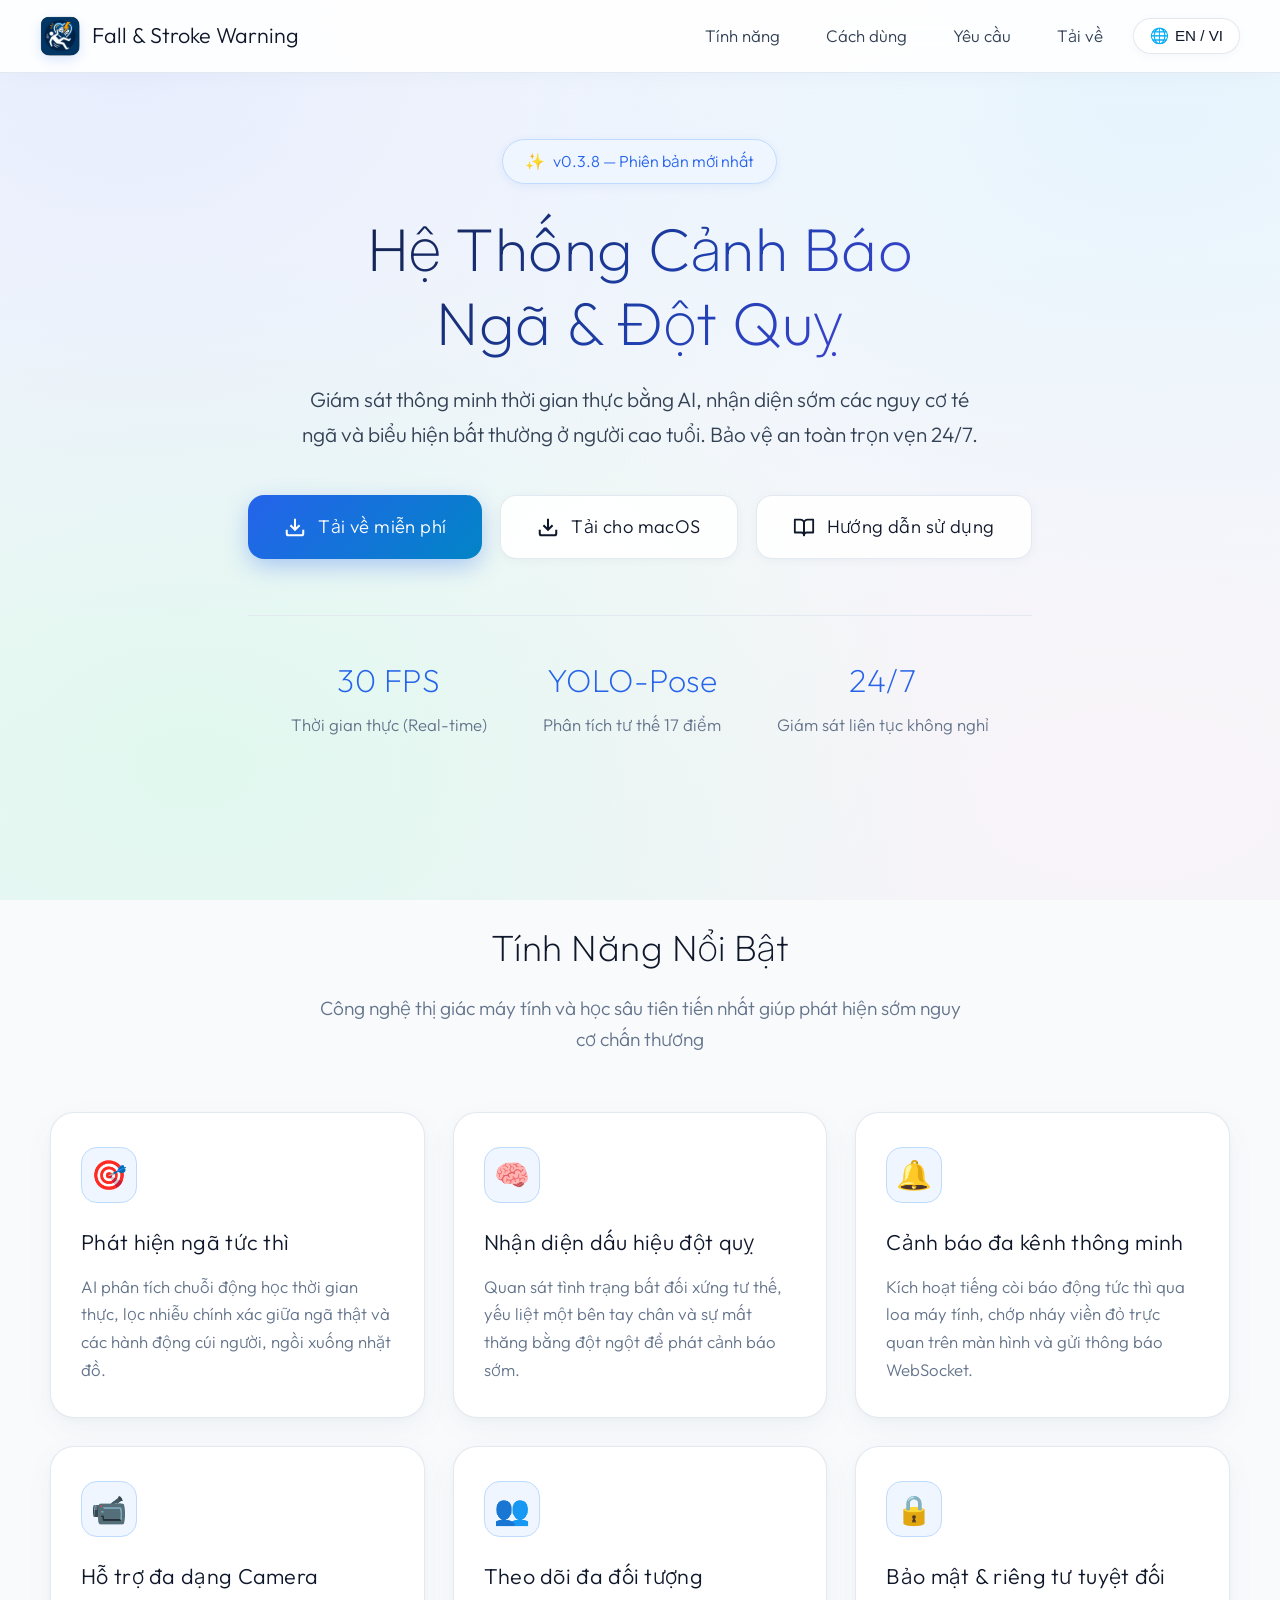
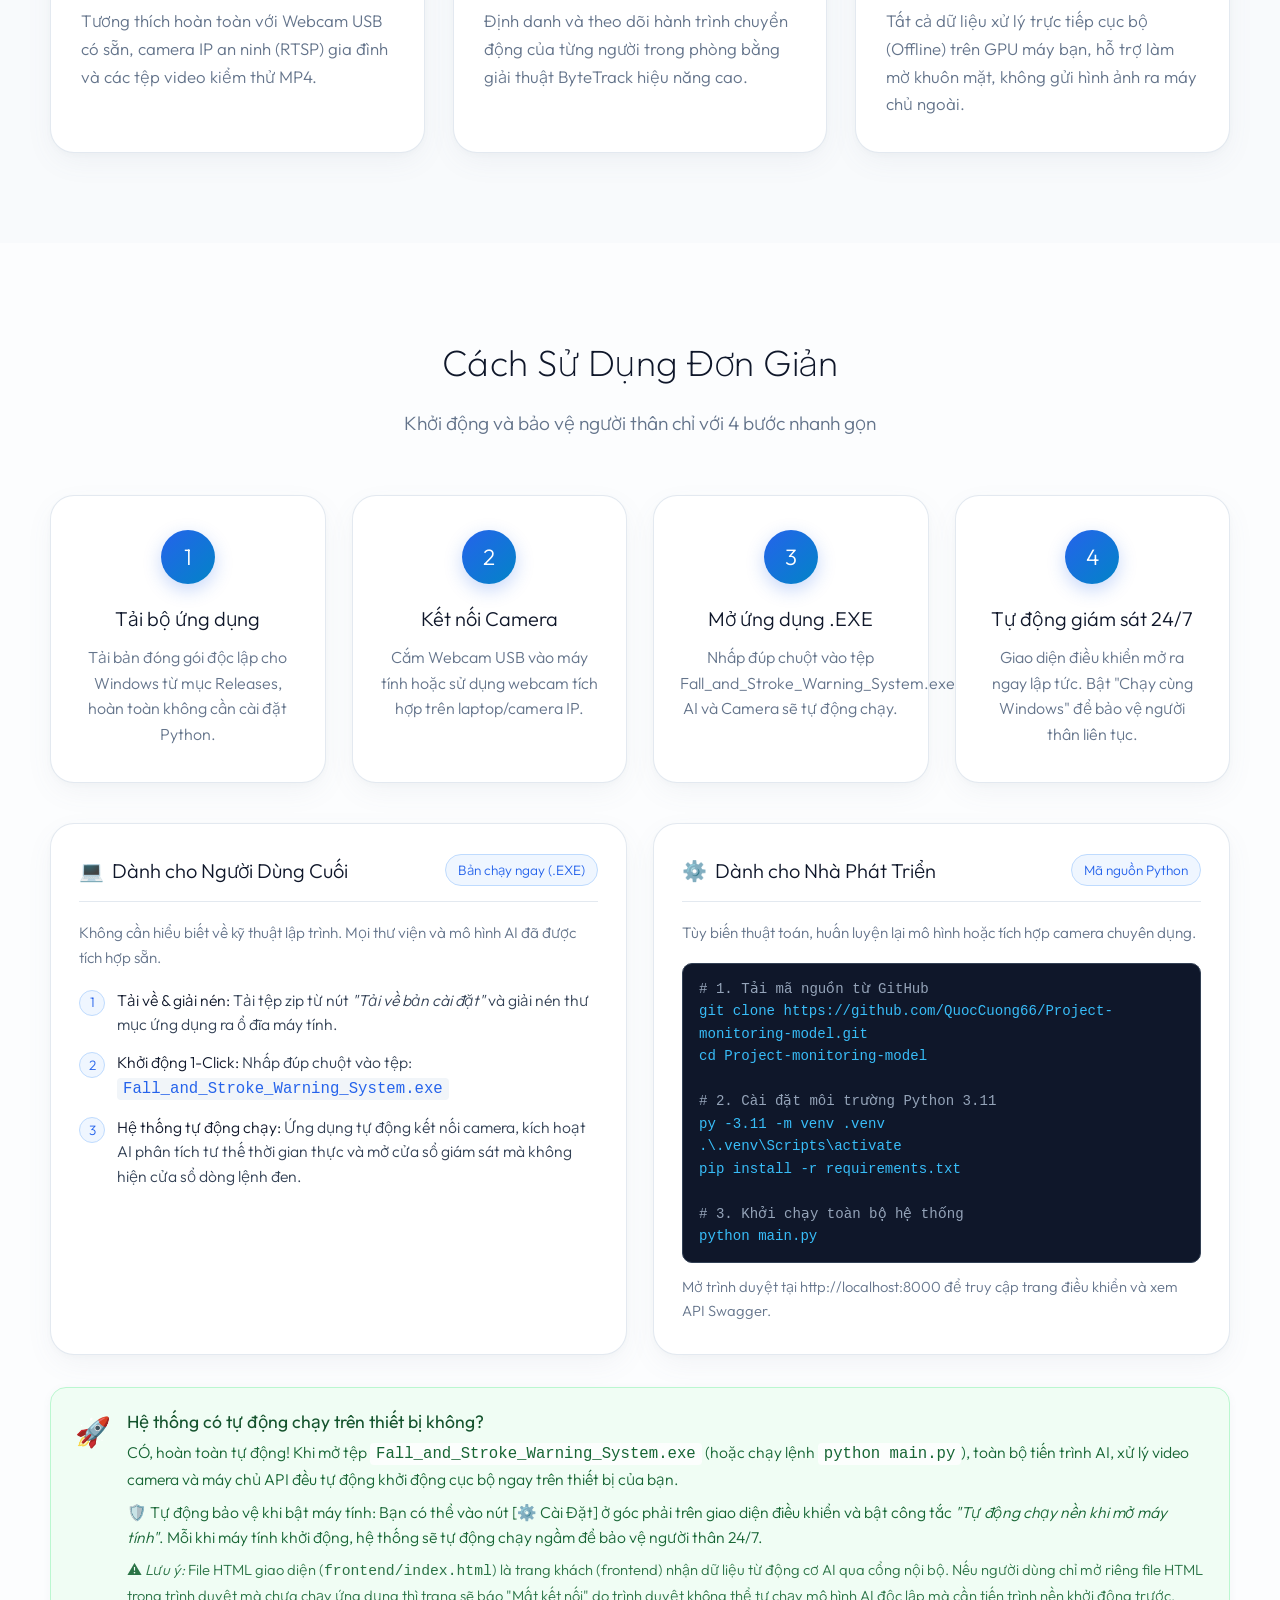
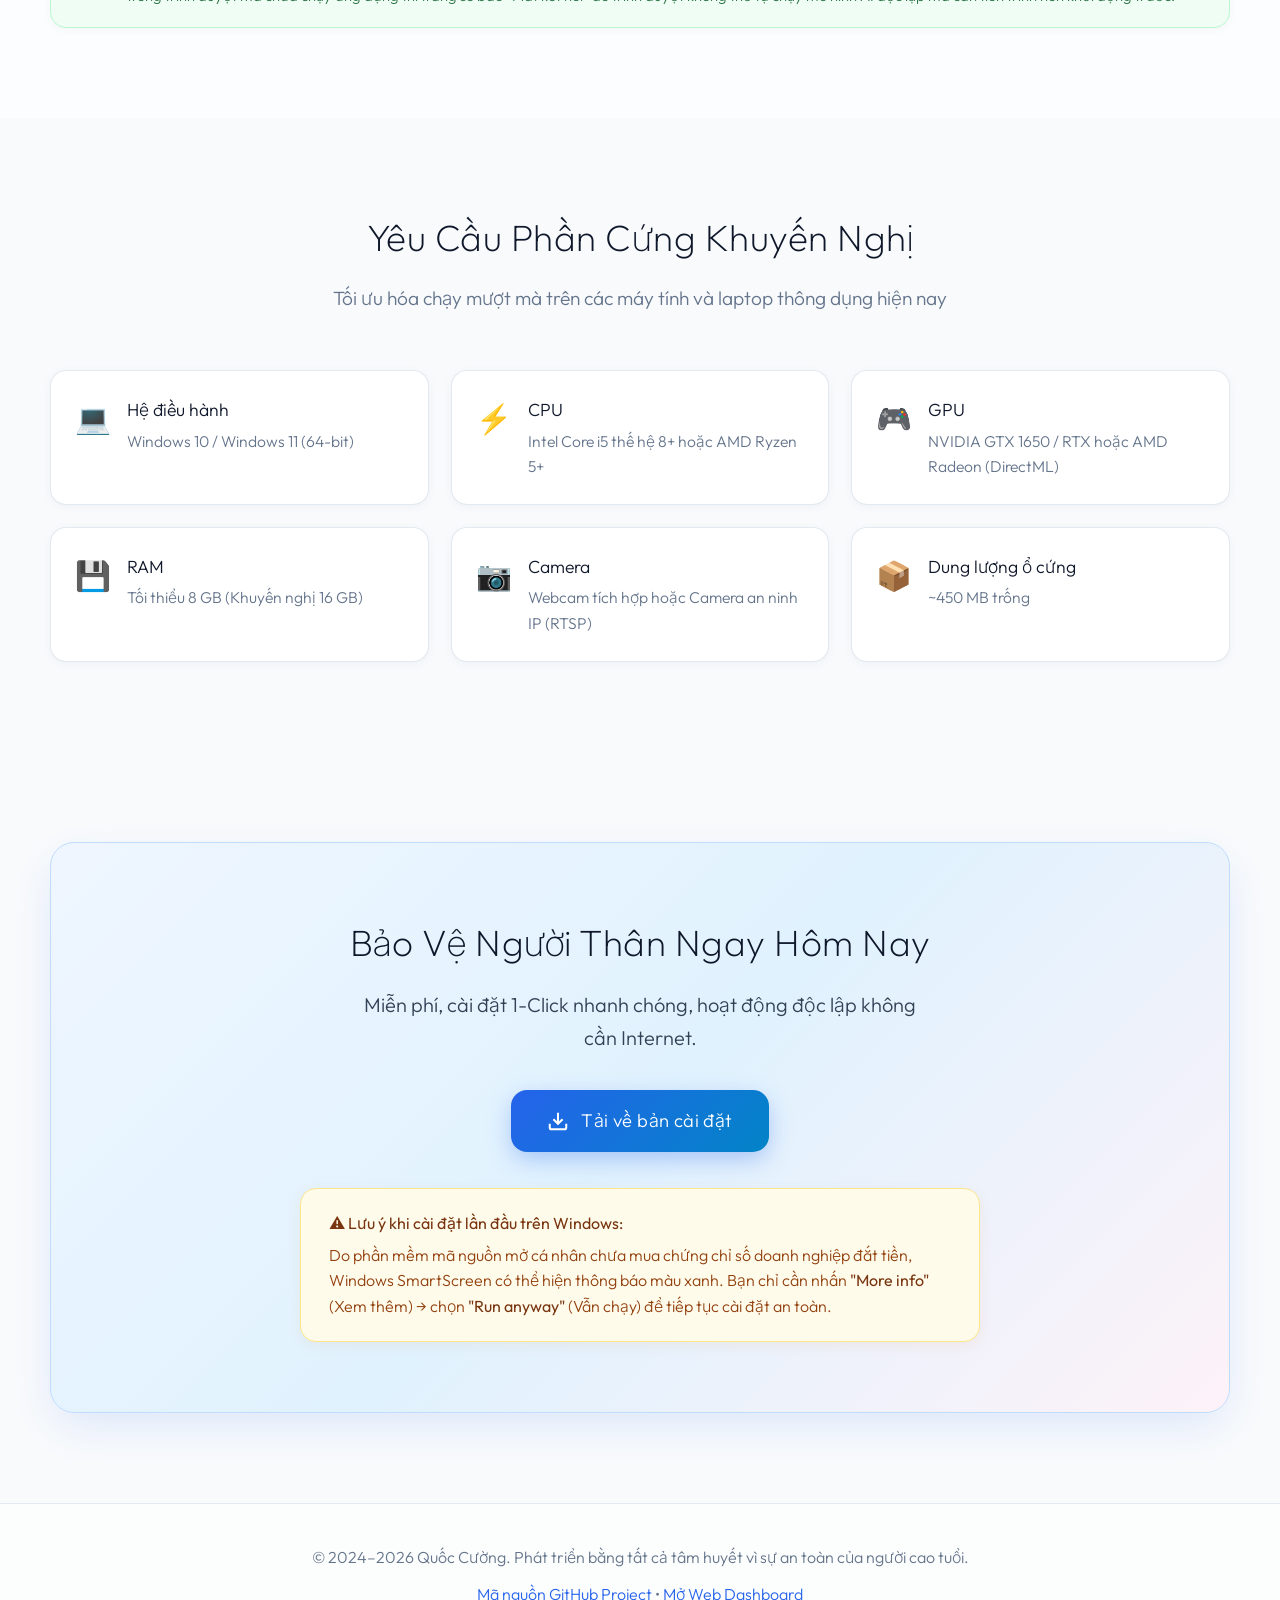
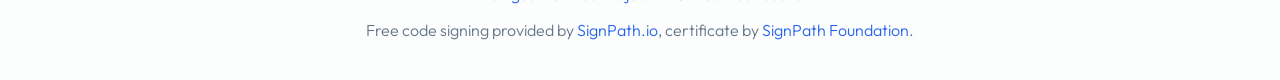
<file: docs/index.html>
<!DOCTYPE html>
<html lang="vi">
<head>
  <meta charset="UTF-8">
  <meta name="viewport" content="width=device-width, initial-scale=1.0">
  <title>Fall & Stroke Warning System — Hệ Thống Giám Sát & Cảnh Báo An Toàn</title>
  <meta name="description" content="Hệ thống AI giám sát và phát hiện sớm nguy cơ té ngã, dấu hiệu đột quỵ cho người cao tuổi. Chạy hoàn toàn offline, chính xác và bảo vệ 24/7.">
  
  <!-- Google Fonts: Light & Thin Weights (Outfit & Inter 200/300/400) -->
  <link rel="preconnect" href="https://fonts.googleapis.com">
  <link rel="preconnect" href="https://fonts.gstatic.com" crossorigin>
  <link href="https://fonts.googleapis.com/css2?family=Inter:wght@200;300;400&family=Outfit:wght@200;300;400&display=swap" rel="stylesheet">
  <link rel="icon" type="image/png" href="logo.png">

  <style>
    /* ==========================================================================
       DESIGN SYSTEM: PURE LIGHT THEME & THIN TYPOGRAPHY
       ========================================================================== */
    :root {
      /* Clean, Radiant Light Colors */
      --primary: #2563eb;           /* Sapphire Royal Blue */
      --primary-hover: #1d4ed8;
      --primary-light: #eff6ff;
      --accent-cyan: #0284c7;       /* Sky Blue */
      --accent: #f59e0b;            /* Warm Amber Glow */
      
      --bg-page: #f8fafc;
      --bg-card: #ffffff;
      --bg-surface: #f1f5f9;
      --border-subtle: rgba(226, 232, 240, 0.95);
      --border-hover: rgba(59, 130, 246, 0.35);

      /* High-Contrast Soft Dark Text */
      --text: #0f172a;              /* Slate 900 */
      --text-secondary: #334155;    /* Slate 700 */
      --text-muted: #64748b;        /* Slate 500 */

      /* Status Colors */
      --status-green: #059669;
      --status-amber: #d97706;
      --status-red: #dc2626;

      /* Radii */
      --radius-sm: 10px;
      --radius-md: 16px;
      --radius-lg: 24px;
      --radius-pill: 9999px;

      /* Shadows */
      --shadow-sm: 0 2px 8px rgba(100, 116, 139, 0.06);
      --shadow-card: 0 10px 30px -4px rgba(100, 116, 139, 0.08), 0 2px 6px -1px rgba(100, 116, 139, 0.04);
      --shadow-hover: 0 20px 40px -8px rgba(100, 116, 139, 0.16), 0 4px 12px -2px rgba(100, 116, 139, 0.06);
    }

    /* Base Reset & Typography */
    *, *::before, *::after {
      margin: 0;
      padding: 0;
      box-sizing: border-box;
      -webkit-font-smoothing: antialiased;
      -moz-osx-font-smoothing: grayscale;
      text-rendering: optimizeLegibility;
    }

    html {
      scroll-behavior: smooth;
      font-size: 16px;
    }

    body {
      font-family: 'Outfit', 'Inter', -apple-system, BlinkMacSystemFont, 'Segoe UI', Roboto, sans-serif;
      font-weight: 300; /* Toàn bộ chữ mỏng, thanh thoát */
      background-color: var(--bg-page);
      /* Nền sáng rực rỡ, phủ ánh aura pastel êm dịu */
      background-image: 
        radial-gradient(at 10% 8%, rgba(224, 231, 255, 0.65) 0px, transparent 48%),
        radial-gradient(at 90% 12%, rgba(224, 242, 254, 0.7) 0px, transparent 48%),
        radial-gradient(at 15% 85%, rgba(209, 250, 229, 0.55) 0px, transparent 50%),
        radial-gradient(at 88% 88%, rgba(253, 242, 248, 0.6) 0px, transparent 50%),
        linear-gradient(180deg, #f8fafc 0%, #f1f5f9 100%);
      background-attachment: fixed;
      color: var(--text);
      line-height: 1.65;
      overflow-x: hidden;
    }

    /* Triệt tiêu bôi đậm trên toàn bộ trang */
    h1, h2, h3, h4, h5, h6, strong, b, .btn, .stat-item strong, .nav-brand span {
      font-weight: 300 !important;
    }

    /* ==========================================================================
       TOP NAVIGATION BAR
       ========================================================================== */
    nav {
      position: fixed;
      top: 0;
      left: 0;
      right: 0;
      z-index: 100;
      background: rgba(255, 255, 255, 0.9);
      backdrop-filter: blur(20px);
      border-bottom: 1px solid var(--border-subtle);
      box-shadow: 0 4px 20px -4px rgba(100, 116, 139, 0.06);
      padding: 0 28px;
      transition: all 0.3s ease;
    }

    .nav-inner {
      max-width: 1200px;
      margin: 0 auto;
      display: flex;
      align-items: center;
      justify-content: space-between;
      height: 72px;
    }

    .nav-brand {
      font-size: 1.35rem;
      color: var(--text);
      display: flex;
      align-items: center;
      gap: 12px;
      text-decoration: none;
      transition: transform 0.25s ease;
    }

    .nav-brand:hover {
      transform: scale(1.02);
    }

    .nav-brand img {
      width: 40px;
      height: 40px;
      border-radius: 10px;
      box-shadow: 0 4px 12px rgba(37, 99, 235, 0.15);
      transition: transform 0.3s cubic-bezier(0.34, 1.56, 0.64, 1);
    }

    .nav-brand:hover img {
      transform: scale(1.1) rotate(-3deg);
    }

    .nav-links {
      display: flex;
      gap: 14px;
      align-items: center;
    }

    .nav-links a {
      text-decoration: none;
      color: var(--text-secondary);
      font-size: 1.05rem;
      padding: 8px 16px;
      border-radius: var(--radius-sm);
      transition: all 0.25s ease;
      position: relative;
    }

    .nav-links a:hover {
      color: var(--primary);
      background: var(--primary-light);
      transform: translateY(-1px);
    }

    /* Language Switcher Button with Spring Hover */
    .lang-btn {
      background: #ffffff;
      border: 1px solid var(--border-subtle);
      padding: 8px 16px;
      border-radius: var(--radius-pill);
      cursor: pointer;
      font-size: 0.95rem;
      color: var(--text);
      font-weight: 300 !important;
      display: inline-flex;
      align-items: center;
      gap: 6px;
      box-shadow: var(--shadow-sm);
      transition: all 0.25s cubic-bezier(0.34, 1.56, 0.64, 1);
    }

    .lang-btn:hover {
      border-color: var(--primary);
      color: var(--primary);
      background: var(--primary-light);
      transform: translateY(-2px) scale(1.06);
      box-shadow: 0 6px 16px rgba(37, 99, 235, 0.15);
    }

    .lang-btn:active {
      transform: translateY(0) scale(0.96);
    }

    /* ==========================================================================
       BUTTON INTERACTION STYLES (HIỆU ỨNG CHUYỂN ĐỘNG KHI DI CHUỘT VÀ BẤM NÚT)
       ========================================================================== */
    .btn-group {
      display: flex;
      gap: 18px;
      justify-content: center;
      flex-wrap: wrap;
    }

    .btn {
      position: relative;
      display: inline-flex;
      align-items: center;
      justify-content: center;
      gap: 12px;
      padding: 16px 36px;
      border-radius: var(--radius-md);
      font-size: 1.15rem;
      font-weight: 300 !important; /* Chữ mỏng */
      text-decoration: none;
      cursor: pointer;
      border: none;
      outline: none;
      overflow: hidden;
      user-select: none;
      letter-spacing: 0.4px;
      transition: transform 0.25s cubic-bezier(0.16, 1, 0.3, 1),
                  box-shadow 0.25s cubic-bezier(0.16, 1, 0.3, 1),
                  background 0.25s ease,
                  border-color 0.25s ease;
    }

    /* Hiệu ứng dải ánh sáng Shimmer lướt qua khi hover */
    .btn::after {
      content: "";
      position: absolute;
      top: 0;
      left: -100%;
      width: 60%;
      height: 100%;
      background: linear-gradient(
        90deg,
        transparent,
        rgba(255, 255, 255, 0.45),
        transparent
      );
      transform: skewX(-22deg);
      transition: none;
      pointer-events: none;
    }

    .btn:hover::after {
      left: 140%;
      transition: left 0.75s ease-in-out;
    }

    /* NÚT CHÍNH (PRIMARY BUTTON) */
    .btn-primary {
      background: linear-gradient(135deg, #2563eb 0%, #0284c7 100%);
      color: #ffffff;
      box-shadow: 0 8px 24px -2px rgba(37, 99, 235, 0.35);
    }

    .btn-primary:hover {
      transform: translateY(-4px) scale(1.03);
      box-shadow: 0 16px 36px -4px rgba(37, 99, 235, 0.45), 0 0 20px rgba(2, 132, 199, 0.3);
      background: linear-gradient(135deg, #1d4ed8 0%, #0369a1 100%);
    }

    .btn-primary:active {
      transform: translateY(-1px) scale(0.98);
      box-shadow: 0 4px 14px rgba(37, 99, 235, 0.25);
    }

    /* NÚT PHỤ (OUTLINE BUTTON) */
    .btn-outline {
      background: rgba(255, 255, 255, 0.9);
      color: var(--text);
      border: 1.5px solid var(--border-subtle);
      box-shadow: var(--shadow-sm);
    }

    .btn-outline:hover {
      background: #ffffff;
      border-color: var(--primary);
      color: var(--primary);
      transform: translateY(-4px) scale(1.03);
      box-shadow: 0 12px 28px -4px rgba(59, 130, 246, 0.2);
    }

    .btn-outline:active {
      transform: translateY(-1px) scale(0.98);
      box-shadow: 0 2px 8px rgba(0, 0, 0, 0.05);
    }

    /* ==========================================================================
       HERO SECTION (TÔNG MÀU SÁNG, ĐẸP LUNG LINH, DỄ NHÌN)
       ========================================================================== */
    .hero {
      min-height: 92vh;
      display: flex;
      align-items: center;
      justify-content: center;
      text-align: center;
      padding: 130px 24px 80px;
      position: relative;
    }

    .hero-content {
      max-width: 860px;
      margin: 0 auto;
      animation: heroFadeUp 0.8s cubic-bezier(0.16, 1, 0.3, 1) both;
    }

    @keyframes heroFadeUp {
      from {
        opacity: 0;
        transform: translateY(28px);
      }
      to {
        opacity: 1;
        transform: translateY(0);
      }
    }

    .hero-badge {
      display: inline-flex;
      align-items: center;
      gap: 8px;
      background: #eff6ff;
      border: 1px solid #bfdbfe;
      color: var(--primary);
      padding: 8px 22px;
      border-radius: var(--radius-pill);
      font-size: 1rem;
      margin-bottom: 28px;
      box-shadow: 0 2px 10px rgba(37, 99, 235, 0.08);
      transition: transform 0.25s ease, box-shadow 0.25s ease;
    }

    .hero-badge:hover {
      transform: scale(1.04);
      box-shadow: 0 4px 16px rgba(37, 99, 235, 0.16);
    }

    .hero h1 {
      font-size: clamp(2.4rem, 6vw, 3.8rem);
      font-weight: 200 !important; /* Chữ mỏng sang trọng */
      line-height: 1.22;
      letter-spacing: 0.5px;
      margin-bottom: 22px;
      background: linear-gradient(135deg, #0f172a 0%, #1e40af 55%, #4f46e5 100%);
      -webkit-background-clip: text;
      -webkit-text-fill-color: transparent;
    }

    .hero p {
      font-size: 1.3rem; /* Cỡ chữ to */
      color: var(--text-secondary);
      font-weight: 300;
      margin-bottom: 42px;
      max-width: 680px;
      margin-inline: auto;
      line-height: 1.7;
    }

    /* Hero Stats Bar */
    .hero-stats {
      display: flex;
      gap: 56px;
      justify-content: center;
      margin-top: 56px;
      padding-top: 38px;
      border-top: 1px solid var(--border-subtle);
    }

    .stat-item {
      display: flex;
      flex-direction: column;
      align-items: center;
      gap: 4px;
      transition: transform 0.25s ease;
    }

    .stat-item:hover {
      transform: translateY(-3px);
    }

    .stat-item strong {
      font-size: 2rem;
      color: var(--primary);
      font-weight: 200 !important;
      letter-spacing: 0.5px;
    }

    .stat-item span {
      font-size: 1.05rem;
      color: var(--text-muted);
      font-weight: 300;
    }

    /* ==========================================================================
       SECTIONS & CARDS (BỐ CỤC CHUYỂN ĐỘNG BẮT MẮT)
       ========================================================================== */
    section {
      padding: 90px 24px;
    }

    .container {
      max-width: 1180px;
      margin: 0 auto;
    }

    .section-title {
      text-align: center;
      margin-bottom: 56px;
    }

    .section-title h2 {
      font-size: 2.3rem; /* Cỡ chữ to */
      font-weight: 200 !important; /* Chữ mỏng */
      letter-spacing: 0.5px;
      color: var(--text);
      margin-bottom: 14px;
    }

    .section-title p {
      color: var(--text-muted);
      font-size: 1.2rem;
      max-width: 660px;
      margin: 0 auto;
      font-weight: 300;
    }

    /* 1. FEATURES GRID */
    .features-grid {
      display: grid;
      grid-template-columns: repeat(auto-fit, minmax(320px, 1fr));
      gap: 28px;
    }

    .feature-card {
      background: var(--bg-card);
      border: 1px solid var(--border-subtle);
      border-radius: var(--radius-lg);
      padding: 34px 30px;
      box-shadow: var(--shadow-card);
      transition: transform 0.35s cubic-bezier(0.16, 1, 0.3, 1),
                  box-shadow 0.35s cubic-bezier(0.16, 1, 0.3, 1),
                  border-color 0.35s ease;
      display: flex;
      flex-direction: column;
      gap: 12px;
    }

    .feature-card:hover {
      transform: translateY(-6px);
      box-shadow: var(--shadow-hover);
      border-color: var(--border-hover);
    }

    .feature-icon {
      width: 56px;
      height: 56px;
      border-radius: 16px;
      display: flex;
      align-items: center;
      justify-content: center;
      font-size: 1.8rem;
      background: var(--primary-light);
      border: 1px solid #bfdbfe;
      margin-bottom: 10px;
      transition: transform 0.3s cubic-bezier(0.34, 1.56, 0.64, 1);
    }

    .feature-card:hover .feature-icon {
      transform: scale(1.15) rotate(-4deg);
      background: #dbeafe;
    }

    .feature-card h3 {
      font-size: 1.35rem; /* Cỡ chữ to */
      font-weight: 300 !important;
      color: var(--text);
      letter-spacing: 0.3px;
    }

    .feature-card p {
      color: var(--text-muted);
      font-size: 1.05rem;
      line-height: 1.65;
      font-weight: 300;
    }

    /* 2. HOW IT WORKS (STEPS) */
    .steps {
      display: grid;
      grid-template-columns: repeat(auto-fit, minmax(240px, 1fr));
      gap: 26px;
      counter-reset: step;
    }

    .step {
      background: #ffffff;
      border: 1px solid var(--border-subtle);
      border-radius: var(--radius-lg);
      padding: 34px 26px;
      text-align: center;
      counter-increment: step;
      box-shadow: var(--shadow-card);
      transition: all 0.35s cubic-bezier(0.16, 1, 0.3, 1);
    }

    .step:hover {
      transform: translateY(-6px);
      box-shadow: var(--shadow-hover);
      border-color: var(--border-hover);
    }

    .step::before {
      content: counter(step);
      display: inline-flex;
      align-items: center;
      justify-content: center;
      width: 54px;
      height: 54px;
      border-radius: 50%;
      background: linear-gradient(135deg, var(--primary), var(--accent-cyan));
      color: #ffffff;
      font-size: 1.4rem;
      font-weight: 300 !important;
      margin-bottom: 18px;
      box-shadow: 0 6px 18px rgba(37, 99, 235, 0.25);
      transition: transform 0.3s cubic-bezier(0.34, 1.56, 0.64, 1);
    }

    .step:hover::before {
      transform: scale(1.12) rotate(10deg);
    }

    .step h3 {
      font-size: 1.25rem;
      font-weight: 300 !important;
      margin-bottom: 10px;
      color: var(--text);
    }

    .step p {
      color: var(--text-muted);
      font-size: 1rem;
      font-weight: 300;
      line-height: 1.6;
    }

    /* 3. REQUIREMENTS GRID */
    .req-grid {
      display: grid;
      grid-template-columns: repeat(auto-fit, minmax(280px, 1fr));
      gap: 22px;
    }

    .req-card {
      background: var(--bg-card);
      border: 1px solid var(--border-subtle);
      border-radius: var(--radius-md);
      padding: 24px;
      display: flex;
      align-items: flex-start;
      gap: 16px;
      box-shadow: var(--shadow-sm);
      transition: transform 0.25s ease, box-shadow 0.25s ease, border-color 0.25s ease;
    }

    .req-card:hover {
      transform: translateY(-4px);
      box-shadow: var(--shadow-card);
      border-color: var(--border-hover);
    }

    .req-icon {
      font-size: 1.8rem;
      flex-shrink: 0;
      transition: transform 0.25s ease;
    }

    .req-card:hover .req-icon {
      transform: scale(1.15);
    }

    .req-card h4 {
      font-size: 1.1rem;
      font-weight: 300 !important;
      color: var(--text);
      margin-bottom: 4px;
    }

    .req-card p {
      color: var(--text-muted);
      font-size: 0.98rem;
      font-weight: 300;
    }

    /* DETAILED GUIDE PANELS */
    .guide-details-box {
      margin-top: 40px;
      display: grid;
      grid-template-columns: 1fr 1fr;
      gap: 26px;
      text-align: left;
    }

    .guide-panel {
      background: #ffffff;
      border: 1px solid var(--border-subtle);
      border-radius: var(--radius-lg);
      padding: 30px 28px;
      box-shadow: var(--shadow-card);
      display: flex;
      flex-direction: column;
      gap: 18px;
      transition: all 0.35s cubic-bezier(0.16, 1, 0.3, 1);
    }

    .guide-panel:hover {
      transform: translateY(-5px);
      box-shadow: var(--shadow-hover);
      border-color: var(--border-hover);
    }

    .guide-panel-header {
      display: flex;
      align-items: center;
      justify-content: space-between;
      border-bottom: 1px solid var(--border-subtle);
      padding-bottom: 14px;
      gap: 12px;
    }

    .guide-panel-header h3 {
      font-size: 1.25rem;
      font-weight: 300 !important;
      color: var(--text);
      display: flex;
      align-items: center;
      gap: 8px;
    }

    .guide-badge-pill {
      font-size: 0.85rem;
      padding: 4px 12px;
      border-radius: var(--radius-pill);
      background: var(--primary-light);
      color: var(--primary);
      border: 1px solid #bfdbfe;
      white-space: nowrap;
    }

    .guide-steps-list {
      list-style: none;
      display: flex;
      flex-direction: column;
      gap: 14px;
    }

    .guide-steps-list li {
      display: flex;
      gap: 12px;
      align-items: flex-start;
      font-size: 0.98rem;
      color: var(--text-secondary);
      line-height: 1.55;
    }

    .guide-step-num {
      width: 26px;
      height: 26px;
      border-radius: 50%;
      background: #eff6ff;
      border: 1px solid #bfdbfe;
      color: var(--primary);
      display: flex;
      align-items: center;
      justify-content: center;
      font-size: 0.85rem;
      flex-shrink: 0;
      margin-top: 2px;
    }

    .code-snippet-box {
      background: #0f172a;
      color: #f8fafc;
      font-family: 'JetBrains Mono', Consolas, monospace;
      font-size: 0.88rem;
      padding: 14px 16px;
      border-radius: var(--radius-sm);
      overflow-x: auto;
      line-height: 1.6;
      border: 1px solid #334155;
    }

    .code-comment {
      color: #94a3b8;
    }

    .code-cmd {
      color: #38bdf8;
    }

    .auto-run-callout {
      margin-top: 32px;
      background: #f0fdf4;
      border: 1px solid #bbf7d0;
      border-radius: var(--radius-md);
      padding: 20px 24px;
      display: flex;
      align-items: flex-start;
      gap: 16px;
      color: #166534;
      font-size: 0.98rem;
      line-height: 1.6;
      box-shadow: var(--shadow-sm);
      text-align: left;
    }

    .callout-icon {
      font-size: 1.8rem;
      flex-shrink: 0;
    }

    .callout-title {
      font-size: 1.1rem;
      font-weight: 400 !important;
      color: #14532d;
      margin-bottom: 4px;
    }

    /* ==========================================================================
       CALL TO ACTION (CTA) SECTION (KHUNG SÁNG SANG TRỌNG)
       ========================================================================== */
    .cta {
      background: linear-gradient(135deg, #eff6ff 0%, #e0f2fe 50%, #fdf2f8 100%);
      border: 1px solid #bfdbfe;
      border-radius: var(--radius-lg);
      text-align: center;
      padding: 70px 32px;
      box-shadow: 0 16px 45px -8px rgba(37, 99, 235, 0.14);
      position: relative;
      overflow: hidden;
    }

    .cta h2 {
      font-size: 2.3rem; /* Cỡ chữ to */
      font-weight: 200 !important; /* Chữ mỏng */
      color: var(--text);
      letter-spacing: 0.5px;
      margin-bottom: 14px;
    }

    .cta p {
      color: var(--text-secondary);
      font-size: 1.25rem;
      font-weight: 300;
      margin-bottom: 36px;
      max-width: 580px;
      margin-inline: auto;
    }

    /* SmartScreen Notice Box */
    .warning-box {
      background: #fffbeb;
      border: 1px solid #fde68a;
      border-radius: var(--radius-md);
      padding: 22px 28px;
      margin-top: 36px;
      max-width: 680px;
      margin-inline: auto;
      color: #92400e;
      font-size: 1rem;
      text-align: left;
      line-height: 1.6;
      box-shadow: 0 4px 14px rgba(217, 119, 6, 0.08);
      transition: transform 0.25s ease;
    }

    .warning-box:hover {
      transform: translateY(-2px);
    }

    .warning-box strong {
      display: block;
      margin-bottom: 6px;
      font-weight: 400 !important;
      color: #78350f;
    }

    .warning-box b {
      font-weight: 400 !important;
      color: #78350f;
    }

    /* ==========================================================================
       FOOTER
       ========================================================================== */
    footer {
      text-align: center;
      padding: 40px 24px;
      color: var(--text-muted);
      font-size: 1rem;
      border-top: 1px solid var(--border-subtle);
      background: rgba(255, 255, 255, 0.6);
    }

    footer a {
      color: var(--primary);
      text-decoration: none;
      transition: color 0.2s ease;
    }

    footer a:hover {
      color: var(--primary-hover);
      text-decoration: underline;
    }

    /* ==========================================================================
       RESPONSIVE DESIGN
       ========================================================================== */
    @media (max-width: 768px) {
      nav { padding: 0 16px; }
      .nav-links a.hide-mobile { display: none; }
      .hero { padding: 110px 16px 60px; }
      .hero-stats { gap: 24px; flex-direction: column; }
      .section-title h2 { font-size: 1.9rem; }
      .cta { padding: 48px 20px; }
      .btn { padding: 14px 28px; font-size: 1.05rem; width: 100%; }
      .guide-details-box { grid-template-columns: 1fr; }
    }

    /* Multi-language Visibility */
    [data-lang="en"] .vi { display: none; }
    [data-lang="vi"] .en { display: none; }
  </style>
</head>
<body data-lang="vi">

<!-- NAV -->
<nav>
  <div class="nav-inner">
    <a href="#home" class="nav-brand">
      <img src="logo.png" alt="Fall and Stroke Warning System Logo">
      <span>Fall & Stroke Warning</span>
    </a>
    <div class="nav-links">
      <a href="#features" class="hide-mobile">
        <span class="vi">Tính năng</span>
        <span class="en">Features</span>
      </a>
      <a href="#how" class="hide-mobile">
        <span class="vi">Cách dùng</span>
        <span class="en">How it works</span>
      </a>
      <a href="#requirements" class="hide-mobile">
        <span class="vi">Yêu cầu</span>
        <span class="en">Requirements</span>
      </a>
      <a href="#download">
        <span class="vi">Tải về</span>
        <span class="en">Download</span>
      </a>
      <button class="lang-btn" onclick="toggleLang()" title="Đổi ngôn ngữ Tiếng Việt / English">
        <span>🌐</span> EN / VI
      </button>
    </div>
  </div>
</nav>

<!-- HERO -->
<section class="hero" id="home">
  <div class="hero-content">
    <div class="hero-badge">
      <span>✨</span>
      <span class="vi">v0.3.8 — Phiên bản mới nhất</span>
      <span class="en">v0.3.8 — Latest Release</span>
    </div>
    <h1>
      <span class="vi">Hệ Thống Cảnh Báo<br>Ngã & Đột Quỵ</span>
      <span class="en">Fall & Stroke<br>Warning System</span>
    </h1>
    <p>
      <span class="vi">Giám sát thông minh thời gian thực bằng AI, nhận diện sớm các nguy cơ té ngã và biểu hiện bất thường ở người cao tuổi. Bảo vệ an toàn trọn vẹn 24/7.</span>
      <span class="en">Intelligent real-time AI monitoring that detects fall risks and abnormal health signs for the elderly. Reliable 24/7 safety protection.</span>
    </p>
    <div class="btn-group">
      <a href="https://github.com/QuocCuong66/elderly-ai-installer/releases/latest/download/Fall_and_Stroke_Warning_System_Setup.exe" class="btn btn-primary" id="download" title="Tải xuống tệp cài đặt cho Windows">
        <svg width="22" height="22" viewBox="0 0 24 24" fill="none" stroke="currentColor" stroke-width="2.2"><path d="M21 15v4a2 2 0 0 1-2 2H5a2 2 0 0 1-2-2v-4"/><polyline points="7 10 12 15 17 10"/><line x1="12" y1="15" x2="12" y2="3"/></svg>
        <span class="vi">Tải về miễn phí</span>
        <span class="en">Download Free</span>
      </a>
      <a href="https://github.com/QuocCuong66/Project-monitoring-model/releases/latest/download/Fall_and_Stroke_Warning_System_macOS.dmg" class="btn btn-outline" title="Tải xuống cho macOS (Apple Silicon)">
        <svg width="22" height="22" viewBox="0 0 24 24" fill="none" stroke="currentColor" stroke-width="2.2"><path d="M21 15v4a2 2 0 0 1-2 2H5a2 2 0 0 1-2-2v-4"/><polyline points="7 10 12 15 17 10"/><line x1="12" y1="15" x2="12" y2="3"/></svg>
        <span class="vi">Tải cho macOS</span>
        <span class="en">Download for macOS</span>
      </a>
      <a href="huong-dan.html" class="btn btn-outline" title="Hướng dẫn sử dụng chi tiết từ A đến Z">
        <svg width="22" height="22" viewBox="0 0 24 24" fill="none" stroke="currentColor" stroke-width="2" stroke-linecap="round" stroke-linejoin="round"><path d="M2 4h6a4 4 0 0 1 4 4v13a3 3 0 0 0-3-3H2z"/><path d="M22 4h-6a4 4 0 0 0-4 4v13a3 3 0 0 1 3-3h7z"/></svg>
        <span class="vi">Hướng dẫn sử dụng</span>
        <span class="en">User Guide</span>
      </a>
    </div>
    <div class="hero-stats">
      <div class="stat-item">
        <strong>30 FPS</strong>
        <span class="vi">Thời gian thực (Real-time)</span>
        <span class="en">Real-time Inference</span>
      </div>
      <div class="stat-item">
        <strong>YOLO-Pose</strong>
        <span class="vi">Phân tích tư thế 17 điểm</span>
        <span class="en">17-Keypoint Pose Estimation</span>
      </div>
      <div class="stat-item">
        <strong>24/7</strong>
        <span class="vi">Giám sát liên tục không nghỉ</span>
        <span class="en">Continuous 24/7 Protection</span>
      </div>
    </div>
  </div>
</section>

<!-- FEATURES -->
<section id="features">
  <div class="container">
    <div class="section-title">
      <h2>
        <span class="vi">Tính Năng Nổi Bật</span>
        <span class="en">Key Features</span>
      </h2>
      <p>
        <span class="vi">Công nghệ thị giác máy tính và học sâu tiên tiến nhất giúp phát hiện sớm nguy cơ chấn thương</span>
        <span class="en">State-of-the-art computer vision and deep learning for early danger detection</span>
      </p>
    </div>
    <div class="features-grid">
      <div class="feature-card">
        <div class="feature-icon">🎯</div>
        <h3>
          <span class="vi">Phát hiện ngã tức thì</span>
          <span class="en">Instant Fall Detection</span>
        </h3>
        <p>
          <span class="vi">AI phân tích chuỗi động học thời gian thực, lọc nhiễu chính xác giữa ngã thật và các hành động cúi người, ngồi xuống nhặt đồ.</span>
          <span class="en">Temporal kinematic analysis accurately distinguishes actual falls from daily activities like bending down to pick up items.</span>
        </p>
      </div>

      <div class="feature-card">
        <div class="feature-icon">🧠</div>
        <h3>
          <span class="vi">Nhận diện dấu hiệu đột quỵ</span>
          <span class="en">Stroke Sign Recognition</span>
        </h3>
        <p>
          <span class="vi">Quan sát tình trạng bất đối xứng tư thế, yếu liệt một bên tay chân và sự mất thăng bằng đột ngột để phát cảnh báo sớm.</span>
          <span class="en">Identifies posture asymmetry, unilateral limb weakness, and sudden loss of balance for proactive emergency alerts.</span>
        </p>
      </div>

      <div class="feature-card">
        <div class="feature-icon">🔔</div>
        <h3>
          <span class="vi">Cảnh báo đa kênh thông minh</span>
          <span class="en">Multi-Channel Smart Alerts</span>
        </h3>
        <p>
          <span class="vi">Kích hoạt tiếng còi báo động tức thì qua loa máy tính, chớp nháy viền đỏ trực quan trên màn hình và gửi thông báo WebSocket.</span>
          <span class="en">Triggers instant audio alarms through speakers, flashing visual indicators on screen, and real-time WebSocket feeds.</span>
        </p>
      </div>

      <div class="feature-card">
        <div class="feature-icon">📹</div>
        <h3>
          <span class="vi">Hỗ trợ đa dạng Camera</span>
          <span class="en">Versatile Camera Support</span>
        </h3>
        <p>
          <span class="vi">Tương thích hoàn toàn với Webcam USB có sẵn, camera IP an ninh (RTSP) gia đình và các tệp video kiểm thử MP4.</span>
          <span class="en">Fully compatible with standard USB webcams, home security IP cameras (RTSP), and local MP4 test videos.</span>
        </p>
      </div>

      <div class="feature-card">
        <div class="feature-icon">👥</div>
        <h3>
          <span class="vi">Theo dõi đa đối tượng</span>
          <span class="en">Multi-Person Tracking</span>
        </h3>
        <p>
          <span class="vi">Định danh và theo dõi hành trình chuyển động của từng người trong phòng bằng giải thuật ByteTrack hiệu năng cao.</span>
          <span class="en">Identifies and tracks multiple individuals simultaneously in room environments using the high-speed ByteTrack algorithm.</span>
        </p>
      </div>

      <div class="feature-card">
        <div class="feature-icon">🔒</div>
        <h3>
          <span class="vi">Bảo mật & riêng tư tuyệt đối</span>
          <span class="en">Privacy & Offline Security</span>
        </h3>
        <p>
          <span class="vi">Tất cả dữ liệu xử lý trực tiếp cục bộ (Offline) trên GPU máy bạn, hỗ trợ làm mờ khuôn mặt, không gửi hình ảnh ra máy chủ ngoài.</span>
          <span class="en">All processing runs entirely on-premise on your local GPU with optional face blurring; no video data is sent to external servers.</span>
        </p>
      </div>
    </div>
  </div>
</section>

<!-- HOW IT WORKS -->
<section id="how" style="background: rgba(255, 255, 255, 0.65);">
  <div class="container">
    <div class="section-title">
      <h2>
        <span class="vi">Cách Sử Dụng Đơn Giản</span>
        <span class="en">How It Works</span>
      </h2>
      <p>
        <span class="vi">Khởi động và bảo vệ người thân chỉ với 4 bước nhanh gọn</span>
        <span class="en">Start safeguarding your family in just 4 simple steps</span>
      </p>
    </div>
    <div class="steps">
      <div class="step">
        <h3>
          <span class="vi">Tải bộ ứng dụng</span>
          <span class="en">Download Package</span>
        </h3>
        <p>
          <span class="vi">Tải bản đóng gói độc lập cho Windows từ mục Releases, hoàn toàn không cần cài đặt Python.</span>
          <span class="en">Download the standalone Windows release package. No Python or development setup required.</span>
        </p>
      </div>

      <div class="step">
        <h3>
          <span class="vi">Kết nối Camera</span>
          <span class="en">Connect Camera</span>
        </h3>
        <p>
          <span class="vi">Cắm Webcam USB vào máy tính hoặc sử dụng webcam tích hợp trên laptop/camera IP.</span>
          <span class="en">Plug in a USB webcam, use built-in laptop camera, or connect home IP camera.</span>
        </p>
      </div>

      <div class="step">
        <h3>
          <span class="vi">Mở ứng dụng .EXE</span>
          <span class="en">Launch .EXE App</span>
        </h3>
        <p>
          <span class="vi">Nhấp đúp chuột vào tệp Fall_and_Stroke_Warning_System.exe. AI và Camera sẽ tự động chạy.</span>
          <span class="en">Double-click Fall_and_Stroke_Warning_System.exe. AI and Camera start automatically.</span>
        </p>
      </div>

      <div class="step">
        <h3>
          <span class="vi">Tự động giám sát 24/7</span>
          <span class="en">Automatic 24/7 Safety</span>
        </h3>
        <p>
          <span class="vi">Giao diện điều khiển mở ra ngay lập tức. Bật "Chạy cùng Windows" để bảo vệ người thân liên tục.</span>
          <span class="en">Dashboard opens instantly. Enable "Autostart with Windows" for nonstop protection.</span>
        </p>
      </div>
    </div>

    <!-- HƯỚNG DẪN CHI TIẾT THEO TỪNG ĐỐI TƯỢNG -->
    <div class="guide-details-box">
      <!-- Cột 1: Người dùng phổ thông -->
      <div class="guide-panel">
        <div class="guide-panel-header">
          <h3>
            <span>💻</span>
            <span class="vi">Dành cho Người Dùng Cuối</span>
            <span class="en">For End Users</span>
          </h3>
          <span class="guide-badge-pill">
            <span class="vi">Bản chạy ngay (.EXE)</span>
            <span class="en">Standalone (.EXE)</span>
          </span>
        </div>
        <p style="color: var(--text-muted); font-size: 0.95rem;">
          <span class="vi">Không cần hiểu biết về kỹ thuật lập trình. Mọi thư viện và mô hình AI đã được tích hợp sẵn.</span>
          <span class="en">No technical skills required. All AI models, dependencies, and runtimes are pre-packaged.</span>
        </p>
        <ul class="guide-steps-list">
          <li>
            <span class="guide-step-num">1</span>
            <div>
              <strong style="color: var(--text);"><span class="vi">Tải về & giải nén:</span><span class="en">Download & Unpack:</span></strong>
              <span class="vi"> Tải tệp zip từ nút <i>"Tải về bản cài đặt"</i> và giải nén thư mục ứng dụng ra ổ đĩa máy tính.</span>
              <span class="en"> Download the zip package and extract the application folder to your PC.</span>
            </div>
          </li>
          <li>
            <span class="guide-step-num">2</span>
            <div>
              <strong style="color: var(--text);"><span class="vi">Khởi động 1-Click:</span><span class="en">1-Click Startup:</span></strong>
              <span class="vi"> Nhấp đúp chuột vào tệp: <code style="background:#f1f5f9; padding:2px 6px; border-radius:4px; font-family:monospace; color:#2563eb;">Fall_and_Stroke_Warning_System.exe</code></span>
              <span class="en"> Double-click: <code style="background:#f1f5f9; padding:2px 6px; border-radius:4px; font-family:monospace; color:#2563eb;">Fall_and_Stroke_Warning_System.exe</code></span>
            </div>
          </li>
          <li>
            <span class="guide-step-num">3</span>
            <div>
              <strong style="color: var(--text);"><span class="vi">Hệ thống tự động chạy:</span><span class="en">Automatic Execution:</span></strong>
              <span class="vi"> Ứng dụng tự động kết nối camera, kích hoạt AI phân tích tư thế thời gian thực và mở cửa sổ giám sát mà không hiện cửa sổ dòng lệnh đen.</span>
              <span class="en"> The app connects to the camera, engages real-time AI tracking, and launches the dashboard window without any console popups.</span>
            </div>
          </li>
        </ul>
      </div>

      <!-- Cột 2: Nhà phát triển / Lập trình viên -->
      <div class="guide-panel">
        <div class="guide-panel-header">
          <h3>
            <span>⚙️</span>
            <span class="vi">Dành cho Nhà Phát Triển</span>
            <span class="en">For Developers</span>
          </h3>
          <span class="guide-badge-pill">
            <span class="vi">Mã nguồn Python</span>
            <span class="en">Python Source</span>
          </span>
        </div>
        <p style="color: var(--text-muted); font-size: 0.95rem;">
          <span class="vi">Tùy biến thuật toán, huấn luyện lại mô hình hoặc tích hợp camera chuyên dụng.</span>
          <span class="en">Customize algorithms, retrain AI models, or integrate custom surveillance cameras.</span>
        </p>
        <div class="code-snippet-box">
          <div class="code-comment"><span class="vi"># 1. Tải mã nguồn từ GitHub</span><span class="en"># 1. Clone the repository</span></div>
          <div class="code-cmd">git clone https://github.com/QuocCuong66/Project-monitoring-model.git</div>
          <div class="code-cmd">cd Project-monitoring-model</div>
          <br>
          <div class="code-comment"><span class="vi"># 2. Cài đặt môi trường Python 3.11</span><span class="en"># 2. Setup Python 3.11 virtualenv</span></div>
          <div class="code-cmd">py -3.11 -m venv .venv</div>
          <div class="code-cmd">.\.venv\Scripts\activate</div>
          <div class="code-cmd">pip install -r requirements.txt</div>
          <br>
          <div class="code-comment"><span class="vi"># 3. Khởi chạy toàn bộ hệ thống</span><span class="en"># 3. Run entire system with 1 command</span></div>
          <div class="code-cmd">python main.py</div>
        </div>
        <p style="font-size: 0.92rem; color: var(--text-muted); margin-top: -6px;">
          <span class="vi">Mở trình duyệt tại <b>http://localhost:8000</b> để truy cập trang điều khiển và xem API Swagger.</span>
          <span class="en">Open <b>http://localhost:8000</b> to access the dashboard and interactive Swagger API.</span>
        </p>
      </div>
    </div>

    <!-- HỘP THÔNG TIN CƠ CHẾ TỰ ĐỘNG CHẠY TRÊN THIẾT BỊ -->
    <div class="auto-run-callout">
      <div class="callout-icon">🚀</div>
      <div>
        <div class="callout-title">
          <span class="vi">Hệ thống có tự động chạy trên thiết bị không?</span>
          <span class="en">Does the system run automatically on the device?</span>
        </div>
        <p>
          <span class="vi"><b>CÓ, hoàn toàn tự động!</b> Khi mở tệp <code style="background:rgba(255,255,255,0.8); padding:2px 6px; border-radius:4px; font-family:monospace;">Fall_and_Stroke_Warning_System.exe</code> (hoặc chạy lệnh <code style="background:rgba(255,255,255,0.8); padding:2px 6px; border-radius:4px; font-family:monospace;">python main.py</code>), toàn bộ tiến trình AI, xử lý video camera và máy chủ API đều tự động khởi động cục bộ ngay trên thiết bị của bạn.</span>
          <span class="en"><b>YES, 100% automatic!</b> When launching <code style="background:rgba(255,255,255,0.8); padding:2px 6px; border-radius:4px; font-family:monospace;">Fall_and_Stroke_Warning_System.exe</code> (or running <code style="background:rgba(255,255,255,0.8); padding:2px 6px; border-radius:4px; font-family:monospace;">python main.py</code>), the AI engine, camera stream, and API server start automatically on your local hardware.</span>
        </p>
        <p style="margin-top: 8px;">
          <span class="vi">🛡️ <b>Tự động bảo vệ khi bật máy tính:</b> Bạn có thể vào nút <b>[⚙️ Cài Đặt]</b> ở góc phải trên giao diện điều khiển và bật công tắc <i>"Tự động chạy nền khi mở máy tính"</i>. Mỗi khi máy tính khởi động, hệ thống sẽ tự động chạy ngầm để bảo vệ người thân 24/7.</span>
          <span class="en">🛡️ <b>Autostart on boot:</b> Open <b>[⚙️ Settings]</b> and turn on <i>"Run in background on Windows startup"</i> to safeguard your loved ones 24/7 automatically.</span>
        </p>
        <p style="margin-top: 8px; font-size: 0.92rem; opacity: 0.9;">
          <span class="vi">⚠️ <i>Lưu ý:</i> File HTML giao diện (<code style="font-family:monospace;">frontend/index.html</code>) là trang khách (frontend) nhận dữ liệu từ động cơ AI qua cổng nội bộ. Nếu người dùng chỉ mở riêng file HTML trong trình duyệt mà chưa chạy ứng dụng thì trang sẽ báo "Mất kết nối" do trình duyệt không thể tự chạy mô hình AI độc lập mà cần tiến trình nền khởi động trước.</span>
          <span class="en">⚠️ <i>Note:</i> The HTML dashboard (<code style="font-family:monospace;">frontend/index.html</code>) communicates with the AI engine on localhost. You must launch the app executable or server first so the web dashboard can receive the real-time AI stream.</span>
        </p>
      </div>
    </div>
  </div>
</section>

<!-- REQUIREMENTS -->
<section id="requirements">
  <div class="container">
    <div class="section-title">
      <h2>
        <span class="vi">Yêu Cầu Phần Cứng Khuyến Nghị</span>
        <span class="en">System Requirements</span>
      </h2>
      <p>
        <span class="vi">Tối ưu hóa chạy mượt mà trên các máy tính và laptop thông dụng hiện nay</span>
        <span class="en">Optimized for high performance on popular modern PCs and laptops</span>
      </p>
    </div>
    <div class="req-grid">
      <div class="req-card">
        <div class="req-icon">💻</div>
        <div>
          <h4>
            <span class="vi">Hệ điều hành</span>
            <span class="en">Operating System</span>
          </h4>
          <p>Windows 10 / Windows 11 (64-bit)</p>
        </div>
      </div>

      <div class="req-card">
        <div class="req-icon">⚡</div>
        <div>
          <h4>CPU</h4>
          <p>
            <span class="vi">Intel Core i5 thế hệ 8+ hoặc AMD Ryzen 5+</span>
            <span class="en">Intel Core i5 8th Gen+ or AMD Ryzen 5+</span>
          </p>
        </div>
      </div>

      <div class="req-card">
        <div class="req-icon">🎮</div>
        <div>
          <h4>GPU</h4>
          <p>
            <span class="vi">NVIDIA GTX 1650 / RTX hoặc AMD Radeon (DirectML)</span>
            <span class="en">NVIDIA GTX 1650 / RTX or AMD Radeon (DirectML)</span>
          </p>
        </div>
      </div>

      <div class="req-card">
        <div class="req-icon">💾</div>
        <div>
          <h4>RAM</h4>
          <p>
            <span class="vi">Tối thiểu 8 GB (Khuyến nghị 16 GB)</span>
            <span class="en">Minimum 8 GB (16 GB Recommended)</span>
          </p>
        </div>
      </div>

      <div class="req-card">
        <div class="req-icon">📷</div>
        <div>
          <h4>Camera</h4>
          <p>
            <span class="vi">Webcam tích hợp hoặc Camera an ninh IP (RTSP)</span>
            <span class="en">Integrated Webcam or IP Security Camera (RTSP)</span>
          </p>
        </div>
      </div>

      <div class="req-card">
        <div class="req-icon">📦</div>
        <div>
          <h4>
            <span class="vi">Dung lượng ổ cứng</span>
            <span class="en">Storage Space</span>
          </h4>
          <p>~450 MB trống</p>
        </div>
      </div>
    </div>
  </div>
</section>

<!-- CALL TO ACTION SECTION -->
<section>
  <div class="container">
    <div class="cta">
      <h2>
        <span class="vi">Bảo Vệ Người Thân Ngay Hôm Nay</span>
        <span class="en">Protect Your Loved Ones Today</span>
      </h2>
      <p>
        <span class="vi">Miễn phí, cài đặt 1-Click nhanh chóng, hoạt động độc lập không cần Internet.</span>
        <span class="en">Free, instant 1-Click setup, runs 100% offline without needing Internet.</span>
      </p>
      <div class="btn-group">
        <a href="https://github.com/QuocCuong66/elderly-ai-installer/releases/latest/download/Fall_and_Stroke_Warning_System_Setup.exe" class="btn btn-primary" title="Tải xuống tệp cài đặt cho Windows">
          <svg width="22" height="22" viewBox="0 0 24 24" fill="none" stroke="currentColor" stroke-width="2.2"><path d="M21 15v4a2 2 0 0 1-2 2H5a2 2 0 0 1-2-2v-4"/><polyline points="7 10 12 15 17 10"/><line x1="12" y1="15" x2="12" y2="3"/></svg>
          <span class="vi">Tải về bản cài đặt</span>
          <span class="en">Download Installer</span>
        </a>
      </div>
      <div class="warning-box">
        <strong>
          <span class="vi">⚠️ Lưu ý khi cài đặt lần đầu trên Windows:</span>
          <span class="en">⚠️ Note for First-Time Installation:</span>
        </strong>
        <span class="vi">Do phần mềm mã nguồn mở cá nhân chưa mua chứng chỉ số doanh nghiệp đắt tiền, Windows SmartScreen có thể hiện thông báo màu xanh. Bạn chỉ cần nhấn <b>"More info"</b> (Xem thêm) → chọn <b>"Run anyway"</b> (Vẫn chạy) để tiếp tục cài đặt an toàn.</span>
        <span class="en">Because this open-source application does not use an expensive corporate code-signing certificate, Windows SmartScreen may display an alert. Simply click <b>"More info"</b> → <b>"Run anyway"</b> to install safely.</span>
      </div>
    </div>
  </div>
</section>

<!-- FOOTER -->
<footer>
  <p>
    <span class="vi">&copy; 2024–2026 Quốc Cường. Phát triển bằng tất cả tâm huyết vì sự an toàn của người cao tuổi.</span>
    <span class="en">&copy; 2024–2026 Quoc Cuong. Crafted with care for elderly safety and well-being.</span>
  </p>
  <p style="margin-top:10px;">
    <a href="https://github.com/QuocCuong66/Project-monitoring-model" target="_blank" rel="noopener noreferrer">Mã nguồn GitHub Project</a> &bull; 
    <a href="http://localhost:8000" target="_blank" rel="noopener noreferrer">Mở Web Dashboard</a>
  </p>
  <p style="margin-top:10px;">
    Free code signing provided by <a href="https://about.signpath.io" target="_blank" rel="noopener noreferrer">SignPath.io</a>, certificate by <a href="https://signpath.org" target="_blank" rel="noopener noreferrer">SignPath Foundation</a>.
  </p>
</footer>

<script>
function toggleLang() {
  const b = document.body;
  b.dataset.lang = b.dataset.lang === 'vi' ? 'en' : 'vi';
  try { localStorage.setItem('lang', b.dataset.lang); } catch(e) {}
}
try {
  const saved = localStorage.getItem('lang');
  if (saved === 'en' || saved === 'vi') document.body.dataset.lang = saved;
} catch(e) {}
</script>
</body>
</html>
</file>
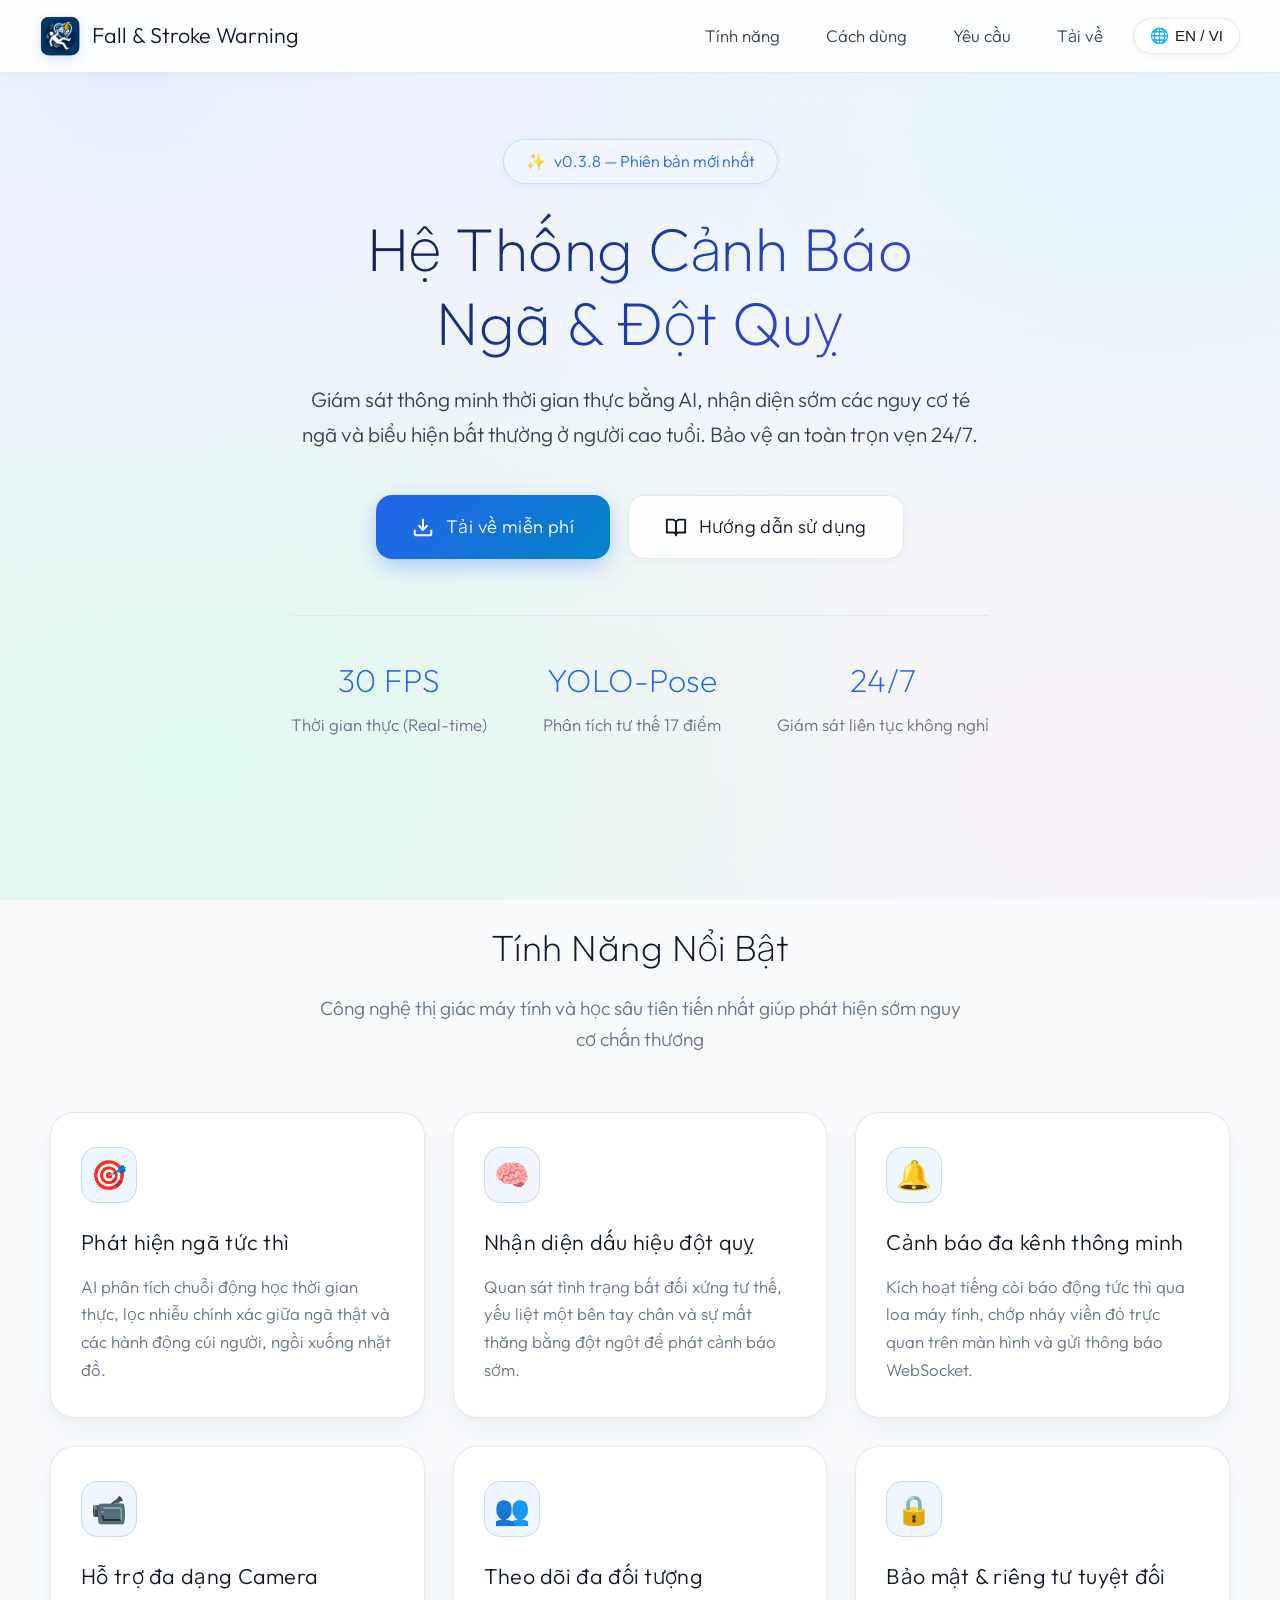
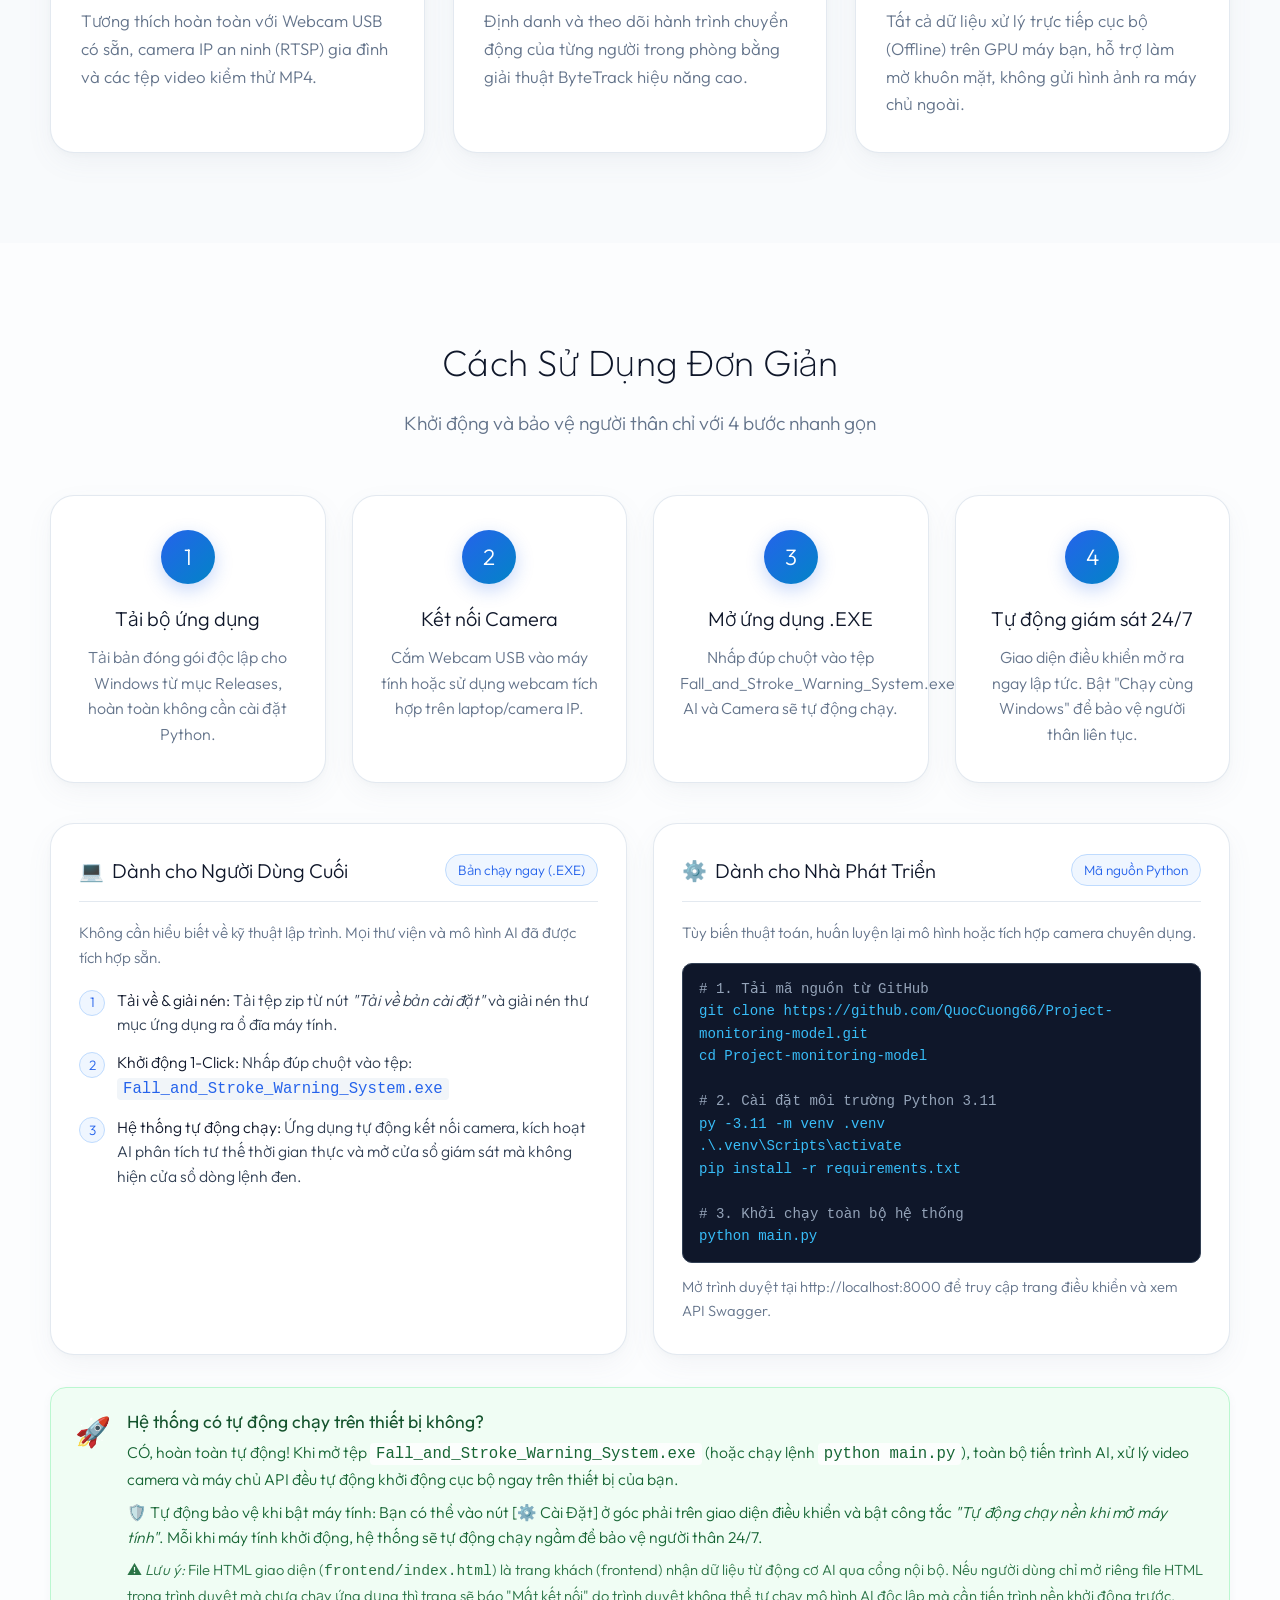
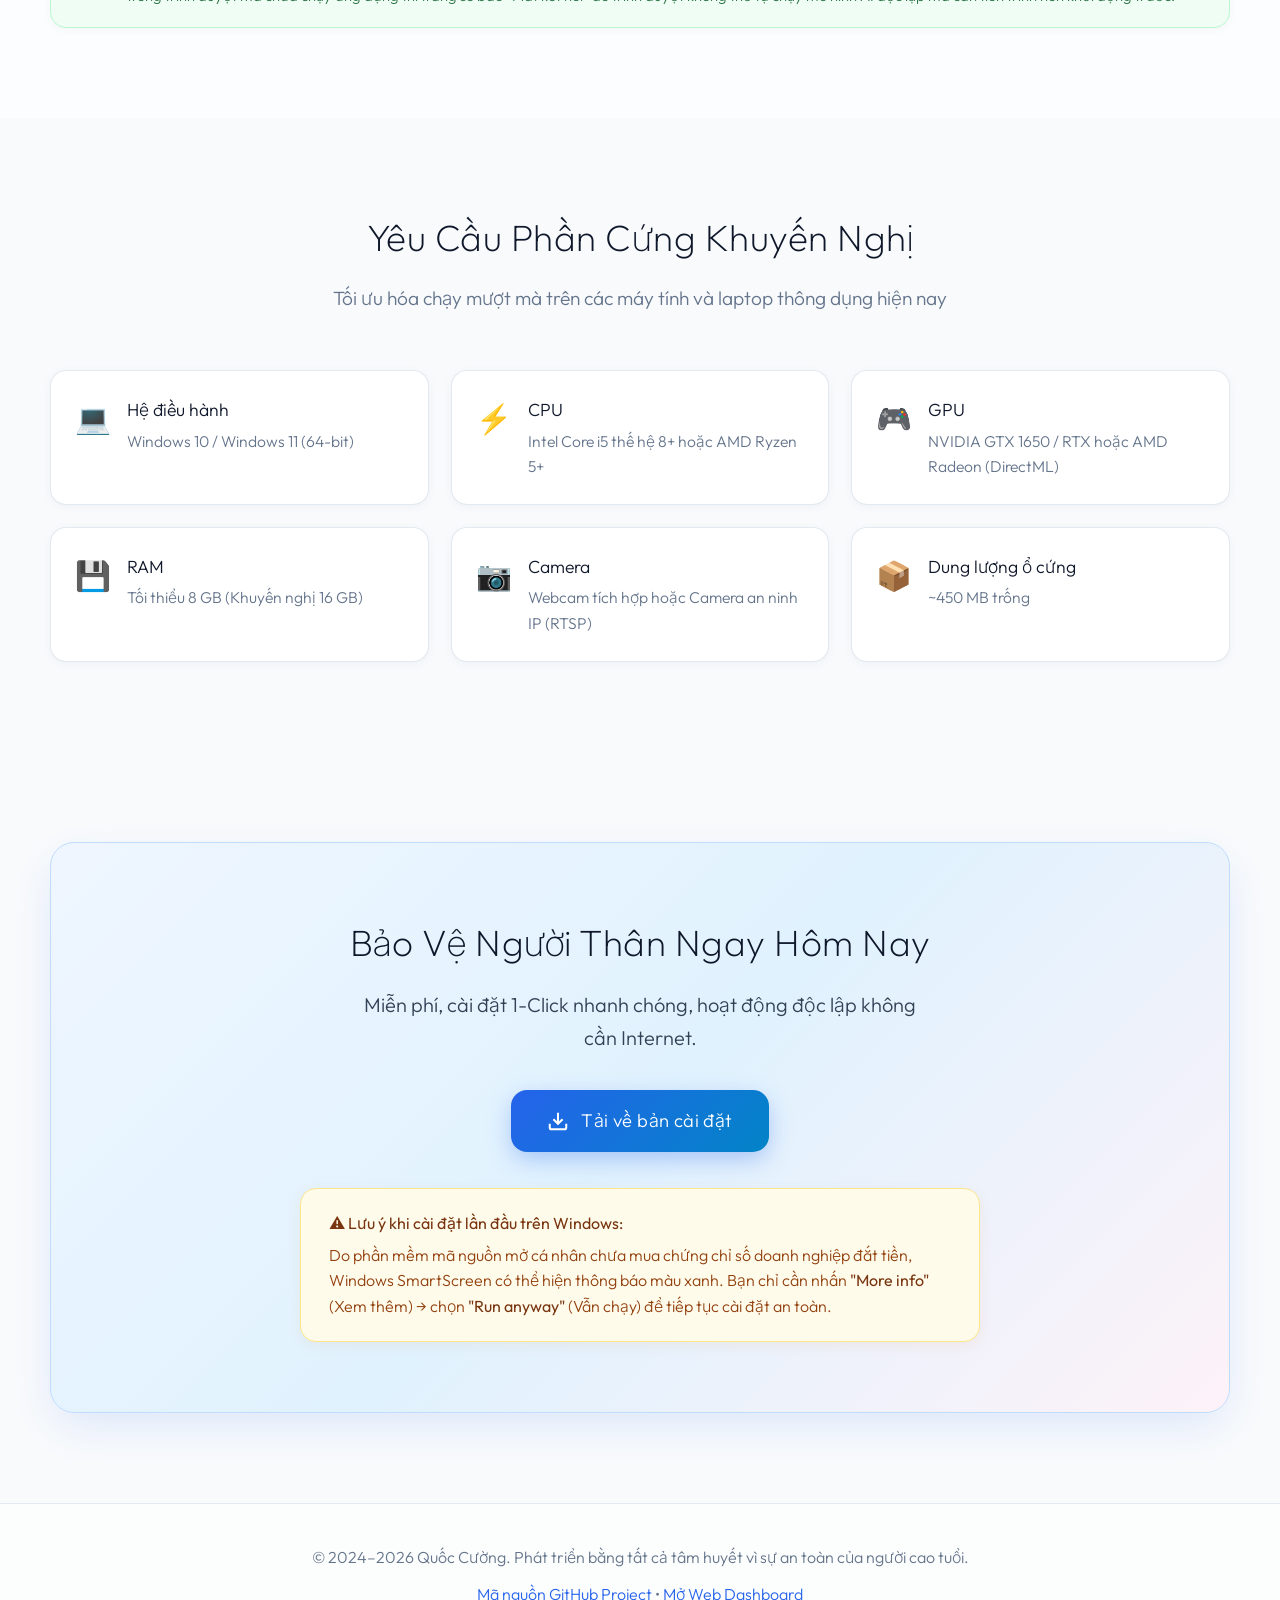
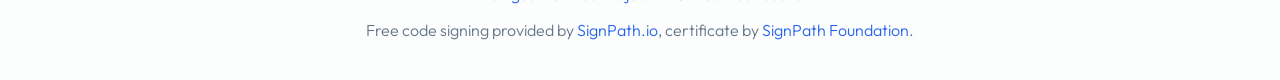
<file: landing/index.html>
<!DOCTYPE html>
<html lang="vi">
<head>
  <meta charset="UTF-8">
  <meta name="viewport" content="width=device-width, initial-scale=1.0">
  <title>Fall & Stroke Warning System — Hệ Thống Giám Sát & Cảnh Báo An Toàn</title>
  <meta name="description" content="Hệ thống AI giám sát và phát hiện sớm nguy cơ té ngã, dấu hiệu đột quỵ cho người cao tuổi. Chạy hoàn toàn offline, chính xác và bảo vệ 24/7.">
  
  <!-- Google Fonts: Light & Thin Weights (Outfit & Inter 200/300/400) -->
  <link rel="preconnect" href="https://fonts.googleapis.com">
  <link rel="preconnect" href="https://fonts.gstatic.com" crossorigin>
  <link href="https://fonts.googleapis.com/css2?family=Inter:wght@200;300;400&family=Outfit:wght@200;300;400&display=swap" rel="stylesheet">
  <link rel="icon" type="image/png" href="logo.png">

  <style>
    /* ==========================================================================
       DESIGN SYSTEM: PURE LIGHT THEME & THIN TYPOGRAPHY
       ========================================================================== */
    :root {
      /* Clean, Radiant Light Colors */
      --primary: #2563eb;           /* Sapphire Royal Blue */
      --primary-hover: #1d4ed8;
      --primary-light: #eff6ff;
      --accent-cyan: #0284c7;       /* Sky Blue */
      --accent: #f59e0b;            /* Warm Amber Glow */
      
      --bg-page: #f8fafc;
      --bg-card: #ffffff;
      --bg-surface: #f1f5f9;
      --border-subtle: rgba(226, 232, 240, 0.95);
      --border-hover: rgba(59, 130, 246, 0.35);

      /* High-Contrast Soft Dark Text */
      --text: #0f172a;              /* Slate 900 */
      --text-secondary: #334155;    /* Slate 700 */
      --text-muted: #64748b;        /* Slate 500 */

      /* Status Colors */
      --status-green: #059669;
      --status-amber: #d97706;
      --status-red: #dc2626;

      /* Radii */
      --radius-sm: 10px;
      --radius-md: 16px;
      --radius-lg: 24px;
      --radius-pill: 9999px;

      /* Shadows */
      --shadow-sm: 0 2px 8px rgba(100, 116, 139, 0.06);
      --shadow-card: 0 10px 30px -4px rgba(100, 116, 139, 0.08), 0 2px 6px -1px rgba(100, 116, 139, 0.04);
      --shadow-hover: 0 20px 40px -8px rgba(100, 116, 139, 0.16), 0 4px 12px -2px rgba(100, 116, 139, 0.06);
    }

    /* Base Reset & Typography */
    *, *::before, *::after {
      margin: 0;
      padding: 0;
      box-sizing: border-box;
      -webkit-font-smoothing: antialiased;
      -moz-osx-font-smoothing: grayscale;
      text-rendering: optimizeLegibility;
    }

    html {
      scroll-behavior: smooth;
      font-size: 16px;
    }

    body {
      font-family: 'Outfit', 'Inter', -apple-system, BlinkMacSystemFont, 'Segoe UI', Roboto, sans-serif;
      font-weight: 300; /* Toàn bộ chữ mỏng, thanh thoát */
      background-color: var(--bg-page);
      /* Nền sáng rực rỡ, phủ ánh aura pastel êm dịu */
      background-image: 
        radial-gradient(at 10% 8%, rgba(224, 231, 255, 0.65) 0px, transparent 48%),
        radial-gradient(at 90% 12%, rgba(224, 242, 254, 0.7) 0px, transparent 48%),
        radial-gradient(at 15% 85%, rgba(209, 250, 229, 0.55) 0px, transparent 50%),
        radial-gradient(at 88% 88%, rgba(253, 242, 248, 0.6) 0px, transparent 50%),
        linear-gradient(180deg, #f8fafc 0%, #f1f5f9 100%);
      background-attachment: fixed;
      color: var(--text);
      line-height: 1.65;
      overflow-x: hidden;
    }

    /* Triệt tiêu bôi đậm trên toàn bộ trang */
    h1, h2, h3, h4, h5, h6, strong, b, .btn, .stat-item strong, .nav-brand span {
      font-weight: 300 !important;
    }

    /* ==========================================================================
       TOP NAVIGATION BAR
       ========================================================================== */
    nav {
      position: fixed;
      top: 0;
      left: 0;
      right: 0;
      z-index: 100;
      background: rgba(255, 255, 255, 0.9);
      backdrop-filter: blur(20px);
      border-bottom: 1px solid var(--border-subtle);
      box-shadow: 0 4px 20px -4px rgba(100, 116, 139, 0.06);
      padding: 0 28px;
      transition: all 0.3s ease;
    }

    .nav-inner {
      max-width: 1200px;
      margin: 0 auto;
      display: flex;
      align-items: center;
      justify-content: space-between;
      height: 72px;
    }

    .nav-brand {
      font-size: 1.35rem;
      color: var(--text);
      display: flex;
      align-items: center;
      gap: 12px;
      text-decoration: none;
      transition: transform 0.25s ease;
    }

    .nav-brand:hover {
      transform: scale(1.02);
    }

    .nav-brand img {
      width: 40px;
      height: 40px;
      border-radius: 10px;
      box-shadow: 0 4px 12px rgba(37, 99, 235, 0.15);
      transition: transform 0.3s cubic-bezier(0.34, 1.56, 0.64, 1);
    }

    .nav-brand:hover img {
      transform: scale(1.1) rotate(-3deg);
    }

    .nav-links {
      display: flex;
      gap: 14px;
      align-items: center;
    }

    .nav-links a {
      text-decoration: none;
      color: var(--text-secondary);
      font-size: 1.05rem;
      padding: 8px 16px;
      border-radius: var(--radius-sm);
      transition: all 0.25s ease;
      position: relative;
    }

    .nav-links a:hover {
      color: var(--primary);
      background: var(--primary-light);
      transform: translateY(-1px);
    }

    /* Language Switcher Button with Spring Hover */
    .lang-btn {
      background: #ffffff;
      border: 1px solid var(--border-subtle);
      padding: 8px 16px;
      border-radius: var(--radius-pill);
      cursor: pointer;
      font-size: 0.95rem;
      color: var(--text);
      font-weight: 300 !important;
      display: inline-flex;
      align-items: center;
      gap: 6px;
      box-shadow: var(--shadow-sm);
      transition: all 0.25s cubic-bezier(0.34, 1.56, 0.64, 1);
    }

    .lang-btn:hover {
      border-color: var(--primary);
      color: var(--primary);
      background: var(--primary-light);
      transform: translateY(-2px) scale(1.06);
      box-shadow: 0 6px 16px rgba(37, 99, 235, 0.15);
    }

    .lang-btn:active {
      transform: translateY(0) scale(0.96);
    }

    /* ==========================================================================
       BUTTON INTERACTION STYLES (HIỆU ỨNG CHUYỂN ĐỘNG KHI DI CHUỘT VÀ BẤM NÚT)
       ========================================================================== */
    .btn-group {
      display: flex;
      gap: 18px;
      justify-content: center;
      flex-wrap: wrap;
    }

    .btn {
      position: relative;
      display: inline-flex;
      align-items: center;
      justify-content: center;
      gap: 12px;
      padding: 16px 36px;
      border-radius: var(--radius-md);
      font-size: 1.15rem;
      font-weight: 300 !important; /* Chữ mỏng */
      text-decoration: none;
      cursor: pointer;
      border: none;
      outline: none;
      overflow: hidden;
      user-select: none;
      letter-spacing: 0.4px;
      transition: transform 0.25s cubic-bezier(0.16, 1, 0.3, 1),
                  box-shadow 0.25s cubic-bezier(0.16, 1, 0.3, 1),
                  background 0.25s ease,
                  border-color 0.25s ease;
    }

    /* Hiệu ứng dải ánh sáng Shimmer lướt qua khi hover */
    .btn::after {
      content: "";
      position: absolute;
      top: 0;
      left: -100%;
      width: 60%;
      height: 100%;
      background: linear-gradient(
        90deg,
        transparent,
        rgba(255, 255, 255, 0.45),
        transparent
      );
      transform: skewX(-22deg);
      transition: none;
      pointer-events: none;
    }

    .btn:hover::after {
      left: 140%;
      transition: left 0.75s ease-in-out;
    }

    /* NÚT CHÍNH (PRIMARY BUTTON) */
    .btn-primary {
      background: linear-gradient(135deg, #2563eb 0%, #0284c7 100%);
      color: #ffffff;
      box-shadow: 0 8px 24px -2px rgba(37, 99, 235, 0.35);
    }

    .btn-primary:hover {
      transform: translateY(-4px) scale(1.03);
      box-shadow: 0 16px 36px -4px rgba(37, 99, 235, 0.45), 0 0 20px rgba(2, 132, 199, 0.3);
      background: linear-gradient(135deg, #1d4ed8 0%, #0369a1 100%);
    }

    .btn-primary:active {
      transform: translateY(-1px) scale(0.98);
      box-shadow: 0 4px 14px rgba(37, 99, 235, 0.25);
    }

    /* NÚT PHỤ (OUTLINE BUTTON) */
    .btn-outline {
      background: rgba(255, 255, 255, 0.9);
      color: var(--text);
      border: 1.5px solid var(--border-subtle);
      box-shadow: var(--shadow-sm);
    }

    .btn-outline:hover {
      background: #ffffff;
      border-color: var(--primary);
      color: var(--primary);
      transform: translateY(-4px) scale(1.03);
      box-shadow: 0 12px 28px -4px rgba(59, 130, 246, 0.2);
    }

    .btn-outline:active {
      transform: translateY(-1px) scale(0.98);
      box-shadow: 0 2px 8px rgba(0, 0, 0, 0.05);
    }

    /* ==========================================================================
       HERO SECTION (TÔNG MÀU SÁNG, ĐẸP LUNG LINH, DỄ NHÌN)
       ========================================================================== */
    .hero {
      min-height: 92vh;
      display: flex;
      align-items: center;
      justify-content: center;
      text-align: center;
      padding: 130px 24px 80px;
      position: relative;
    }

    .hero-content {
      max-width: 860px;
      margin: 0 auto;
      animation: heroFadeUp 0.8s cubic-bezier(0.16, 1, 0.3, 1) both;
    }

    @keyframes heroFadeUp {
      from {
        opacity: 0;
        transform: translateY(28px);
      }
      to {
        opacity: 1;
        transform: translateY(0);
      }
    }

    .hero-badge {
      display: inline-flex;
      align-items: center;
      gap: 8px;
      background: #eff6ff;
      border: 1px solid #bfdbfe;
      color: var(--primary);
      padding: 8px 22px;
      border-radius: var(--radius-pill);
      font-size: 1rem;
      margin-bottom: 28px;
      box-shadow: 0 2px 10px rgba(37, 99, 235, 0.08);
      transition: transform 0.25s ease, box-shadow 0.25s ease;
    }

    .hero-badge:hover {
      transform: scale(1.04);
      box-shadow: 0 4px 16px rgba(37, 99, 235, 0.16);
    }

    .hero h1 {
      font-size: clamp(2.4rem, 6vw, 3.8rem);
      font-weight: 200 !important; /* Chữ mỏng sang trọng */
      line-height: 1.22;
      letter-spacing: 0.5px;
      margin-bottom: 22px;
      background: linear-gradient(135deg, #0f172a 0%, #1e40af 55%, #4f46e5 100%);
      -webkit-background-clip: text;
      -webkit-text-fill-color: transparent;
    }

    .hero p {
      font-size: 1.3rem; /* Cỡ chữ to */
      color: var(--text-secondary);
      font-weight: 300;
      margin-bottom: 42px;
      max-width: 680px;
      margin-inline: auto;
      line-height: 1.7;
    }

    /* Hero Stats Bar */
    .hero-stats {
      display: flex;
      gap: 56px;
      justify-content: center;
      margin-top: 56px;
      padding-top: 38px;
      border-top: 1px solid var(--border-subtle);
    }

    .stat-item {
      display: flex;
      flex-direction: column;
      align-items: center;
      gap: 4px;
      transition: transform 0.25s ease;
    }

    .stat-item:hover {
      transform: translateY(-3px);
    }

    .stat-item strong {
      font-size: 2rem;
      color: var(--primary);
      font-weight: 200 !important;
      letter-spacing: 0.5px;
    }

    .stat-item span {
      font-size: 1.05rem;
      color: var(--text-muted);
      font-weight: 300;
    }

    /* ==========================================================================
       SECTIONS & CARDS (BỐ CỤC CHUYỂN ĐỘNG BẮT MẮT)
       ========================================================================== */
    section {
      padding: 90px 24px;
    }

    .container {
      max-width: 1180px;
      margin: 0 auto;
    }

    .section-title {
      text-align: center;
      margin-bottom: 56px;
    }

    .section-title h2 {
      font-size: 2.3rem; /* Cỡ chữ to */
      font-weight: 200 !important; /* Chữ mỏng */
      letter-spacing: 0.5px;
      color: var(--text);
      margin-bottom: 14px;
    }

    .section-title p {
      color: var(--text-muted);
      font-size: 1.2rem;
      max-width: 660px;
      margin: 0 auto;
      font-weight: 300;
    }

    /* 1. FEATURES GRID */
    .features-grid {
      display: grid;
      grid-template-columns: repeat(auto-fit, minmax(320px, 1fr));
      gap: 28px;
    }

    .feature-card {
      background: var(--bg-card);
      border: 1px solid var(--border-subtle);
      border-radius: var(--radius-lg);
      padding: 34px 30px;
      box-shadow: var(--shadow-card);
      transition: transform 0.35s cubic-bezier(0.16, 1, 0.3, 1),
                  box-shadow 0.35s cubic-bezier(0.16, 1, 0.3, 1),
                  border-color 0.35s ease;
      display: flex;
      flex-direction: column;
      gap: 12px;
    }

    .feature-card:hover {
      transform: translateY(-6px);
      box-shadow: var(--shadow-hover);
      border-color: var(--border-hover);
    }

    .feature-icon {
      width: 56px;
      height: 56px;
      border-radius: 16px;
      display: flex;
      align-items: center;
      justify-content: center;
      font-size: 1.8rem;
      background: var(--primary-light);
      border: 1px solid #bfdbfe;
      margin-bottom: 10px;
      transition: transform 0.3s cubic-bezier(0.34, 1.56, 0.64, 1);
    }

    .feature-card:hover .feature-icon {
      transform: scale(1.15) rotate(-4deg);
      background: #dbeafe;
    }

    .feature-card h3 {
      font-size: 1.35rem; /* Cỡ chữ to */
      font-weight: 300 !important;
      color: var(--text);
      letter-spacing: 0.3px;
    }

    .feature-card p {
      color: var(--text-muted);
      font-size: 1.05rem;
      line-height: 1.65;
      font-weight: 300;
    }

    /* 2. HOW IT WORKS (STEPS) */
    .steps {
      display: grid;
      grid-template-columns: repeat(auto-fit, minmax(240px, 1fr));
      gap: 26px;
      counter-reset: step;
    }

    .step {
      background: #ffffff;
      border: 1px solid var(--border-subtle);
      border-radius: var(--radius-lg);
      padding: 34px 26px;
      text-align: center;
      counter-increment: step;
      box-shadow: var(--shadow-card);
      transition: all 0.35s cubic-bezier(0.16, 1, 0.3, 1);
    }

    .step:hover {
      transform: translateY(-6px);
      box-shadow: var(--shadow-hover);
      border-color: var(--border-hover);
    }

    .step::before {
      content: counter(step);
      display: inline-flex;
      align-items: center;
      justify-content: center;
      width: 54px;
      height: 54px;
      border-radius: 50%;
      background: linear-gradient(135deg, var(--primary), var(--accent-cyan));
      color: #ffffff;
      font-size: 1.4rem;
      font-weight: 300 !important;
      margin-bottom: 18px;
      box-shadow: 0 6px 18px rgba(37, 99, 235, 0.25);
      transition: transform 0.3s cubic-bezier(0.34, 1.56, 0.64, 1);
    }

    .step:hover::before {
      transform: scale(1.12) rotate(10deg);
    }

    .step h3 {
      font-size: 1.25rem;
      font-weight: 300 !important;
      margin-bottom: 10px;
      color: var(--text);
    }

    .step p {
      color: var(--text-muted);
      font-size: 1rem;
      font-weight: 300;
      line-height: 1.6;
    }

    /* 3. REQUIREMENTS GRID */
    .req-grid {
      display: grid;
      grid-template-columns: repeat(auto-fit, minmax(280px, 1fr));
      gap: 22px;
    }

    .req-card {
      background: var(--bg-card);
      border: 1px solid var(--border-subtle);
      border-radius: var(--radius-md);
      padding: 24px;
      display: flex;
      align-items: flex-start;
      gap: 16px;
      box-shadow: var(--shadow-sm);
      transition: transform 0.25s ease, box-shadow 0.25s ease, border-color 0.25s ease;
    }

    .req-card:hover {
      transform: translateY(-4px);
      box-shadow: var(--shadow-card);
      border-color: var(--border-hover);
    }

    .req-icon {
      font-size: 1.8rem;
      flex-shrink: 0;
      transition: transform 0.25s ease;
    }

    .req-card:hover .req-icon {
      transform: scale(1.15);
    }

    .req-card h4 {
      font-size: 1.1rem;
      font-weight: 300 !important;
      color: var(--text);
      margin-bottom: 4px;
    }

    .req-card p {
      color: var(--text-muted);
      font-size: 0.98rem;
      font-weight: 300;
    }

    /* DETAILED GUIDE PANELS */
    .guide-details-box {
      margin-top: 40px;
      display: grid;
      grid-template-columns: 1fr 1fr;
      gap: 26px;
      text-align: left;
    }

    .guide-panel {
      background: #ffffff;
      border: 1px solid var(--border-subtle);
      border-radius: var(--radius-lg);
      padding: 30px 28px;
      box-shadow: var(--shadow-card);
      display: flex;
      flex-direction: column;
      gap: 18px;
      transition: all 0.35s cubic-bezier(0.16, 1, 0.3, 1);
    }

    .guide-panel:hover {
      transform: translateY(-5px);
      box-shadow: var(--shadow-hover);
      border-color: var(--border-hover);
    }

    .guide-panel-header {
      display: flex;
      align-items: center;
      justify-content: space-between;
      border-bottom: 1px solid var(--border-subtle);
      padding-bottom: 14px;
      gap: 12px;
    }

    .guide-panel-header h3 {
      font-size: 1.25rem;
      font-weight: 300 !important;
      color: var(--text);
      display: flex;
      align-items: center;
      gap: 8px;
    }

    .guide-badge-pill {
      font-size: 0.85rem;
      padding: 4px 12px;
      border-radius: var(--radius-pill);
      background: var(--primary-light);
      color: var(--primary);
      border: 1px solid #bfdbfe;
      white-space: nowrap;
    }

    .guide-steps-list {
      list-style: none;
      display: flex;
      flex-direction: column;
      gap: 14px;
    }

    .guide-steps-list li {
      display: flex;
      gap: 12px;
      align-items: flex-start;
      font-size: 0.98rem;
      color: var(--text-secondary);
      line-height: 1.55;
    }

    .guide-step-num {
      width: 26px;
      height: 26px;
      border-radius: 50%;
      background: #eff6ff;
      border: 1px solid #bfdbfe;
      color: var(--primary);
      display: flex;
      align-items: center;
      justify-content: center;
      font-size: 0.85rem;
      flex-shrink: 0;
      margin-top: 2px;
    }

    .code-snippet-box {
      background: #0f172a;
      color: #f8fafc;
      font-family: 'JetBrains Mono', Consolas, monospace;
      font-size: 0.88rem;
      padding: 14px 16px;
      border-radius: var(--radius-sm);
      overflow-x: auto;
      line-height: 1.6;
      border: 1px solid #334155;
    }

    .code-comment {
      color: #94a3b8;
    }

    .code-cmd {
      color: #38bdf8;
    }

    .auto-run-callout {
      margin-top: 32px;
      background: #f0fdf4;
      border: 1px solid #bbf7d0;
      border-radius: var(--radius-md);
      padding: 20px 24px;
      display: flex;
      align-items: flex-start;
      gap: 16px;
      color: #166534;
      font-size: 0.98rem;
      line-height: 1.6;
      box-shadow: var(--shadow-sm);
      text-align: left;
    }

    .callout-icon {
      font-size: 1.8rem;
      flex-shrink: 0;
    }

    .callout-title {
      font-size: 1.1rem;
      font-weight: 400 !important;
      color: #14532d;
      margin-bottom: 4px;
    }

    /* ==========================================================================
       CALL TO ACTION (CTA) SECTION (KHUNG SÁNG SANG TRỌNG)
       ========================================================================== */
    .cta {
      background: linear-gradient(135deg, #eff6ff 0%, #e0f2fe 50%, #fdf2f8 100%);
      border: 1px solid #bfdbfe;
      border-radius: var(--radius-lg);
      text-align: center;
      padding: 70px 32px;
      box-shadow: 0 16px 45px -8px rgba(37, 99, 235, 0.14);
      position: relative;
      overflow: hidden;
    }

    .cta h2 {
      font-size: 2.3rem; /* Cỡ chữ to */
      font-weight: 200 !important; /* Chữ mỏng */
      color: var(--text);
      letter-spacing: 0.5px;
      margin-bottom: 14px;
    }

    .cta p {
      color: var(--text-secondary);
      font-size: 1.25rem;
      font-weight: 300;
      margin-bottom: 36px;
      max-width: 580px;
      margin-inline: auto;
    }

    /* SmartScreen Notice Box */
    .warning-box {
      background: #fffbeb;
      border: 1px solid #fde68a;
      border-radius: var(--radius-md);
      padding: 22px 28px;
      margin-top: 36px;
      max-width: 680px;
      margin-inline: auto;
      color: #92400e;
      font-size: 1rem;
      text-align: left;
      line-height: 1.6;
      box-shadow: 0 4px 14px rgba(217, 119, 6, 0.08);
      transition: transform 0.25s ease;
    }

    .warning-box:hover {
      transform: translateY(-2px);
    }

    .warning-box strong {
      display: block;
      margin-bottom: 6px;
      font-weight: 400 !important;
      color: #78350f;
    }

    .warning-box b {
      font-weight: 400 !important;
      color: #78350f;
    }

    /* ==========================================================================
       FOOTER
       ========================================================================== */
    footer {
      text-align: center;
      padding: 40px 24px;
      color: var(--text-muted);
      font-size: 1rem;
      border-top: 1px solid var(--border-subtle);
      background: rgba(255, 255, 255, 0.6);
    }

    footer a {
      color: var(--primary);
      text-decoration: none;
      transition: color 0.2s ease;
    }

    footer a:hover {
      color: var(--primary-hover);
      text-decoration: underline;
    }

    /* ==========================================================================
       RESPONSIVE DESIGN
       ========================================================================== */
    @media (max-width: 768px) {
      nav { padding: 0 16px; }
      .nav-links a.hide-mobile { display: none; }
      .hero { padding: 110px 16px 60px; }
      .hero-stats { gap: 24px; flex-direction: column; }
      .section-title h2 { font-size: 1.9rem; }
      .cta { padding: 48px 20px; }
      .btn { padding: 14px 28px; font-size: 1.05rem; width: 100%; }
      .guide-details-box { grid-template-columns: 1fr; }
    }

    /* Multi-language Visibility */
    [data-lang="en"] .vi { display: none; }
    [data-lang="vi"] .en { display: none; }
  </style>
</head>
<body data-lang="vi">

<!-- NAV -->
<nav>
  <div class="nav-inner">
    <a href="#home" class="nav-brand">
      <img src="logo.png" alt="Fall and Stroke Warning System Logo">
      <span>Fall & Stroke Warning</span>
    </a>
    <div class="nav-links">
      <a href="#features" class="hide-mobile">
        <span class="vi">Tính năng</span>
        <span class="en">Features</span>
      </a>
      <a href="#how" class="hide-mobile">
        <span class="vi">Cách dùng</span>
        <span class="en">How it works</span>
      </a>
      <a href="#requirements" class="hide-mobile">
        <span class="vi">Yêu cầu</span>
        <span class="en">Requirements</span>
      </a>
      <a href="#download">
        <span class="vi">Tải về</span>
        <span class="en">Download</span>
      </a>
      <button class="lang-btn" onclick="toggleLang()" title="Đổi ngôn ngữ Tiếng Việt / English">
        <span>🌐</span> EN / VI
      </button>
    </div>
  </div>
</nav>

<!-- HERO -->
<section class="hero" id="home">
  <div class="hero-content">
    <div class="hero-badge">
      <span>✨</span>
      <span class="vi">v0.3.8 — Phiên bản mới nhất</span>
      <span class="en">v0.3.8 — Latest Release</span>
    </div>
    <h1>
      <span class="vi">Hệ Thống Cảnh Báo<br>Ngã & Đột Quỵ</span>
      <span class="en">Fall & Stroke<br>Warning System</span>
    </h1>
    <p>
      <span class="vi">Giám sát thông minh thời gian thực bằng AI, nhận diện sớm các nguy cơ té ngã và biểu hiện bất thường ở người cao tuổi. Bảo vệ an toàn trọn vẹn 24/7.</span>
      <span class="en">Intelligent real-time AI monitoring that detects fall risks and abnormal health signs for the elderly. Reliable 24/7 safety protection.</span>
    </p>
    <div class="btn-group">
      <a href="https://github.com/QuocCuong66/elderly-ai-installer/releases/latest/download/Fall_and_Stroke_Warning_System_Setup.exe" class="btn btn-primary" id="download" title="Tải xuống tệp cài đặt cho Windows">
        <svg width="22" height="22" viewBox="0 0 24 24" fill="none" stroke="currentColor" stroke-width="2.2"><path d="M21 15v4a2 2 0 0 1-2 2H5a2 2 0 0 1-2-2v-4"/><polyline points="7 10 12 15 17 10"/><line x1="12" y1="15" x2="12" y2="3"/></svg>
        <span class="vi">Tải về miễn phí</span>
        <span class="en">Download Free</span>
      </a>
      <a href="huong-dan.html" class="btn btn-outline" title="Hướng dẫn sử dụng chi tiết từ A đến Z">
        <svg width="22" height="22" viewBox="0 0 24 24" fill="none" stroke="currentColor" stroke-width="2" stroke-linecap="round" stroke-linejoin="round"><path d="M2 4h6a4 4 0 0 1 4 4v13a3 3 0 0 0-3-3H2z"/><path d="M22 4h-6a4 4 0 0 0-4 4v13a3 3 0 0 1 3-3h7z"/></svg>
        <span class="vi">Hướng dẫn sử dụng</span>
        <span class="en">User Guide</span>
      </a>
    </div>
    <div class="hero-stats">
      <div class="stat-item">
        <strong>30 FPS</strong>
        <span class="vi">Thời gian thực (Real-time)</span>
        <span class="en">Real-time Inference</span>
      </div>
      <div class="stat-item">
        <strong>YOLO-Pose</strong>
        <span class="vi">Phân tích tư thế 17 điểm</span>
        <span class="en">17-Keypoint Pose Estimation</span>
      </div>
      <div class="stat-item">
        <strong>24/7</strong>
        <span class="vi">Giám sát liên tục không nghỉ</span>
        <span class="en">Continuous 24/7 Protection</span>
      </div>
    </div>
  </div>
</section>

<!-- FEATURES -->
<section id="features">
  <div class="container">
    <div class="section-title">
      <h2>
        <span class="vi">Tính Năng Nổi Bật</span>
        <span class="en">Key Features</span>
      </h2>
      <p>
        <span class="vi">Công nghệ thị giác máy tính và học sâu tiên tiến nhất giúp phát hiện sớm nguy cơ chấn thương</span>
        <span class="en">State-of-the-art computer vision and deep learning for early danger detection</span>
      </p>
    </div>
    <div class="features-grid">
      <div class="feature-card">
        <div class="feature-icon">🎯</div>
        <h3>
          <span class="vi">Phát hiện ngã tức thì</span>
          <span class="en">Instant Fall Detection</span>
        </h3>
        <p>
          <span class="vi">AI phân tích chuỗi động học thời gian thực, lọc nhiễu chính xác giữa ngã thật và các hành động cúi người, ngồi xuống nhặt đồ.</span>
          <span class="en">Temporal kinematic analysis accurately distinguishes actual falls from daily activities like bending down to pick up items.</span>
        </p>
      </div>

      <div class="feature-card">
        <div class="feature-icon">🧠</div>
        <h3>
          <span class="vi">Nhận diện dấu hiệu đột quỵ</span>
          <span class="en">Stroke Sign Recognition</span>
        </h3>
        <p>
          <span class="vi">Quan sát tình trạng bất đối xứng tư thế, yếu liệt một bên tay chân và sự mất thăng bằng đột ngột để phát cảnh báo sớm.</span>
          <span class="en">Identifies posture asymmetry, unilateral limb weakness, and sudden loss of balance for proactive emergency alerts.</span>
        </p>
      </div>

      <div class="feature-card">
        <div class="feature-icon">🔔</div>
        <h3>
          <span class="vi">Cảnh báo đa kênh thông minh</span>
          <span class="en">Multi-Channel Smart Alerts</span>
        </h3>
        <p>
          <span class="vi">Kích hoạt tiếng còi báo động tức thì qua loa máy tính, chớp nháy viền đỏ trực quan trên màn hình và gửi thông báo WebSocket.</span>
          <span class="en">Triggers instant audio alarms through speakers, flashing visual indicators on screen, and real-time WebSocket feeds.</span>
        </p>
      </div>

      <div class="feature-card">
        <div class="feature-icon">📹</div>
        <h3>
          <span class="vi">Hỗ trợ đa dạng Camera</span>
          <span class="en">Versatile Camera Support</span>
        </h3>
        <p>
          <span class="vi">Tương thích hoàn toàn với Webcam USB có sẵn, camera IP an ninh (RTSP) gia đình và các tệp video kiểm thử MP4.</span>
          <span class="en">Fully compatible with standard USB webcams, home security IP cameras (RTSP), and local MP4 test videos.</span>
        </p>
      </div>

      <div class="feature-card">
        <div class="feature-icon">👥</div>
        <h3>
          <span class="vi">Theo dõi đa đối tượng</span>
          <span class="en">Multi-Person Tracking</span>
        </h3>
        <p>
          <span class="vi">Định danh và theo dõi hành trình chuyển động của từng người trong phòng bằng giải thuật ByteTrack hiệu năng cao.</span>
          <span class="en">Identifies and tracks multiple individuals simultaneously in room environments using the high-speed ByteTrack algorithm.</span>
        </p>
      </div>

      <div class="feature-card">
        <div class="feature-icon">🔒</div>
        <h3>
          <span class="vi">Bảo mật & riêng tư tuyệt đối</span>
          <span class="en">Privacy & Offline Security</span>
        </h3>
        <p>
          <span class="vi">Tất cả dữ liệu xử lý trực tiếp cục bộ (Offline) trên GPU máy bạn, hỗ trợ làm mờ khuôn mặt, không gửi hình ảnh ra máy chủ ngoài.</span>
          <span class="en">All processing runs entirely on-premise on your local GPU with optional face blurring; no video data is sent to external servers.</span>
        </p>
      </div>
    </div>
  </div>
</section>

<!-- HOW IT WORKS -->
<section id="how" style="background: rgba(255, 255, 255, 0.65);">
  <div class="container">
    <div class="section-title">
      <h2>
        <span class="vi">Cách Sử Dụng Đơn Giản</span>
        <span class="en">How It Works</span>
      </h2>
      <p>
        <span class="vi">Khởi động và bảo vệ người thân chỉ với 4 bước nhanh gọn</span>
        <span class="en">Start safeguarding your family in just 4 simple steps</span>
      </p>
    </div>
    <div class="steps">
      <div class="step">
        <h3>
          <span class="vi">Tải bộ ứng dụng</span>
          <span class="en">Download Package</span>
        </h3>
        <p>
          <span class="vi">Tải bản đóng gói độc lập cho Windows từ mục Releases, hoàn toàn không cần cài đặt Python.</span>
          <span class="en">Download the standalone Windows release package. No Python or development setup required.</span>
        </p>
      </div>

      <div class="step">
        <h3>
          <span class="vi">Kết nối Camera</span>
          <span class="en">Connect Camera</span>
        </h3>
        <p>
          <span class="vi">Cắm Webcam USB vào máy tính hoặc sử dụng webcam tích hợp trên laptop/camera IP.</span>
          <span class="en">Plug in a USB webcam, use built-in laptop camera, or connect home IP camera.</span>
        </p>
      </div>

      <div class="step">
        <h3>
          <span class="vi">Mở ứng dụng .EXE</span>
          <span class="en">Launch .EXE App</span>
        </h3>
        <p>
          <span class="vi">Nhấp đúp chuột vào tệp Fall_and_Stroke_Warning_System.exe. AI và Camera sẽ tự động chạy.</span>
          <span class="en">Double-click Fall_and_Stroke_Warning_System.exe. AI and Camera start automatically.</span>
        </p>
      </div>

      <div class="step">
        <h3>
          <span class="vi">Tự động giám sát 24/7</span>
          <span class="en">Automatic 24/7 Safety</span>
        </h3>
        <p>
          <span class="vi">Giao diện điều khiển mở ra ngay lập tức. Bật "Chạy cùng Windows" để bảo vệ người thân liên tục.</span>
          <span class="en">Dashboard opens instantly. Enable "Autostart with Windows" for nonstop protection.</span>
        </p>
      </div>
    </div>

    <!-- HƯỚNG DẪN CHI TIẾT THEO TỪNG ĐỐI TƯỢNG -->
    <div class="guide-details-box">
      <!-- Cột 1: Người dùng phổ thông -->
      <div class="guide-panel">
        <div class="guide-panel-header">
          <h3>
            <span>💻</span>
            <span class="vi">Dành cho Người Dùng Cuối</span>
            <span class="en">For End Users</span>
          </h3>
          <span class="guide-badge-pill">
            <span class="vi">Bản chạy ngay (.EXE)</span>
            <span class="en">Standalone (.EXE)</span>
          </span>
        </div>
        <p style="color: var(--text-muted); font-size: 0.95rem;">
          <span class="vi">Không cần hiểu biết về kỹ thuật lập trình. Mọi thư viện và mô hình AI đã được tích hợp sẵn.</span>
          <span class="en">No technical skills required. All AI models, dependencies, and runtimes are pre-packaged.</span>
        </p>
        <ul class="guide-steps-list">
          <li>
            <span class="guide-step-num">1</span>
            <div>
              <strong style="color: var(--text);"><span class="vi">Tải về & giải nén:</span><span class="en">Download & Unpack:</span></strong>
              <span class="vi"> Tải tệp zip từ nút <i>"Tải về bản cài đặt"</i> và giải nén thư mục ứng dụng ra ổ đĩa máy tính.</span>
              <span class="en"> Download the zip package and extract the application folder to your PC.</span>
            </div>
          </li>
          <li>
            <span class="guide-step-num">2</span>
            <div>
              <strong style="color: var(--text);"><span class="vi">Khởi động 1-Click:</span><span class="en">1-Click Startup:</span></strong>
              <span class="vi"> Nhấp đúp chuột vào tệp: <code style="background:#f1f5f9; padding:2px 6px; border-radius:4px; font-family:monospace; color:#2563eb;">Fall_and_Stroke_Warning_System.exe</code></span>
              <span class="en"> Double-click: <code style="background:#f1f5f9; padding:2px 6px; border-radius:4px; font-family:monospace; color:#2563eb;">Fall_and_Stroke_Warning_System.exe</code></span>
            </div>
          </li>
          <li>
            <span class="guide-step-num">3</span>
            <div>
              <strong style="color: var(--text);"><span class="vi">Hệ thống tự động chạy:</span><span class="en">Automatic Execution:</span></strong>
              <span class="vi"> Ứng dụng tự động kết nối camera, kích hoạt AI phân tích tư thế thời gian thực và mở cửa sổ giám sát mà không hiện cửa sổ dòng lệnh đen.</span>
              <span class="en"> The app connects to the camera, engages real-time AI tracking, and launches the dashboard window without any console popups.</span>
            </div>
          </li>
        </ul>
      </div>

      <!-- Cột 2: Nhà phát triển / Lập trình viên -->
      <div class="guide-panel">
        <div class="guide-panel-header">
          <h3>
            <span>⚙️</span>
            <span class="vi">Dành cho Nhà Phát Triển</span>
            <span class="en">For Developers</span>
          </h3>
          <span class="guide-badge-pill">
            <span class="vi">Mã nguồn Python</span>
            <span class="en">Python Source</span>
          </span>
        </div>
        <p style="color: var(--text-muted); font-size: 0.95rem;">
          <span class="vi">Tùy biến thuật toán, huấn luyện lại mô hình hoặc tích hợp camera chuyên dụng.</span>
          <span class="en">Customize algorithms, retrain AI models, or integrate custom surveillance cameras.</span>
        </p>
        <div class="code-snippet-box">
          <div class="code-comment"><span class="vi"># 1. Tải mã nguồn từ GitHub</span><span class="en"># 1. Clone the repository</span></div>
          <div class="code-cmd">git clone https://github.com/QuocCuong66/Project-monitoring-model.git</div>
          <div class="code-cmd">cd Project-monitoring-model</div>
          <br>
          <div class="code-comment"><span class="vi"># 2. Cài đặt môi trường Python 3.11</span><span class="en"># 2. Setup Python 3.11 virtualenv</span></div>
          <div class="code-cmd">py -3.11 -m venv .venv</div>
          <div class="code-cmd">.\.venv\Scripts\activate</div>
          <div class="code-cmd">pip install -r requirements.txt</div>
          <br>
          <div class="code-comment"><span class="vi"># 3. Khởi chạy toàn bộ hệ thống</span><span class="en"># 3. Run entire system with 1 command</span></div>
          <div class="code-cmd">python main.py</div>
        </div>
        <p style="font-size: 0.92rem; color: var(--text-muted); margin-top: -6px;">
          <span class="vi">Mở trình duyệt tại <b>http://localhost:8000</b> để truy cập trang điều khiển và xem API Swagger.</span>
          <span class="en">Open <b>http://localhost:8000</b> to access the dashboard and interactive Swagger API.</span>
        </p>
      </div>
    </div>

    <!-- HỘP THÔNG TIN CƠ CHẾ TỰ ĐỘNG CHẠY TRÊN THIẾT BỊ -->
    <div class="auto-run-callout">
      <div class="callout-icon">🚀</div>
      <div>
        <div class="callout-title">
          <span class="vi">Hệ thống có tự động chạy trên thiết bị không?</span>
          <span class="en">Does the system run automatically on the device?</span>
        </div>
        <p>
          <span class="vi"><b>CÓ, hoàn toàn tự động!</b> Khi mở tệp <code style="background:rgba(255,255,255,0.8); padding:2px 6px; border-radius:4px; font-family:monospace;">Fall_and_Stroke_Warning_System.exe</code> (hoặc chạy lệnh <code style="background:rgba(255,255,255,0.8); padding:2px 6px; border-radius:4px; font-family:monospace;">python main.py</code>), toàn bộ tiến trình AI, xử lý video camera và máy chủ API đều tự động khởi động cục bộ ngay trên thiết bị của bạn.</span>
          <span class="en"><b>YES, 100% automatic!</b> When launching <code style="background:rgba(255,255,255,0.8); padding:2px 6px; border-radius:4px; font-family:monospace;">Fall_and_Stroke_Warning_System.exe</code> (or running <code style="background:rgba(255,255,255,0.8); padding:2px 6px; border-radius:4px; font-family:monospace;">python main.py</code>), the AI engine, camera stream, and API server start automatically on your local hardware.</span>
        </p>
        <p style="margin-top: 8px;">
          <span class="vi">🛡️ <b>Tự động bảo vệ khi bật máy tính:</b> Bạn có thể vào nút <b>[⚙️ Cài Đặt]</b> ở góc phải trên giao diện điều khiển và bật công tắc <i>"Tự động chạy nền khi mở máy tính"</i>. Mỗi khi máy tính khởi động, hệ thống sẽ tự động chạy ngầm để bảo vệ người thân 24/7.</span>
          <span class="en">🛡️ <b>Autostart on boot:</b> Open <b>[⚙️ Settings]</b> and turn on <i>"Run in background on Windows startup"</i> to safeguard your loved ones 24/7 automatically.</span>
        </p>
        <p style="margin-top: 8px; font-size: 0.92rem; opacity: 0.9;">
          <span class="vi">⚠️ <i>Lưu ý:</i> File HTML giao diện (<code style="font-family:monospace;">frontend/index.html</code>) là trang khách (frontend) nhận dữ liệu từ động cơ AI qua cổng nội bộ. Nếu người dùng chỉ mở riêng file HTML trong trình duyệt mà chưa chạy ứng dụng thì trang sẽ báo "Mất kết nối" do trình duyệt không thể tự chạy mô hình AI độc lập mà cần tiến trình nền khởi động trước.</span>
          <span class="en">⚠️ <i>Note:</i> The HTML dashboard (<code style="font-family:monospace;">frontend/index.html</code>) communicates with the AI engine on localhost. You must launch the app executable or server first so the web dashboard can receive the real-time AI stream.</span>
        </p>
      </div>
    </div>
  </div>
</section>

<!-- REQUIREMENTS -->
<section id="requirements">
  <div class="container">
    <div class="section-title">
      <h2>
        <span class="vi">Yêu Cầu Phần Cứng Khuyến Nghị</span>
        <span class="en">System Requirements</span>
      </h2>
      <p>
        <span class="vi">Tối ưu hóa chạy mượt mà trên các máy tính và laptop thông dụng hiện nay</span>
        <span class="en">Optimized for high performance on popular modern PCs and laptops</span>
      </p>
    </div>
    <div class="req-grid">
      <div class="req-card">
        <div class="req-icon">💻</div>
        <div>
          <h4>
            <span class="vi">Hệ điều hành</span>
            <span class="en">Operating System</span>
          </h4>
          <p>Windows 10 / Windows 11 (64-bit)</p>
        </div>
      </div>

      <div class="req-card">
        <div class="req-icon">⚡</div>
        <div>
          <h4>CPU</h4>
          <p>
            <span class="vi">Intel Core i5 thế hệ 8+ hoặc AMD Ryzen 5+</span>
            <span class="en">Intel Core i5 8th Gen+ or AMD Ryzen 5+</span>
          </p>
        </div>
      </div>

      <div class="req-card">
        <div class="req-icon">🎮</div>
        <div>
          <h4>GPU</h4>
          <p>
            <span class="vi">NVIDIA GTX 1650 / RTX hoặc AMD Radeon (DirectML)</span>
            <span class="en">NVIDIA GTX 1650 / RTX or AMD Radeon (DirectML)</span>
          </p>
        </div>
      </div>

      <div class="req-card">
        <div class="req-icon">💾</div>
        <div>
          <h4>RAM</h4>
          <p>
            <span class="vi">Tối thiểu 8 GB (Khuyến nghị 16 GB)</span>
            <span class="en">Minimum 8 GB (16 GB Recommended)</span>
          </p>
        </div>
      </div>

      <div class="req-card">
        <div class="req-icon">📷</div>
        <div>
          <h4>Camera</h4>
          <p>
            <span class="vi">Webcam tích hợp hoặc Camera an ninh IP (RTSP)</span>
            <span class="en">Integrated Webcam or IP Security Camera (RTSP)</span>
          </p>
        </div>
      </div>

      <div class="req-card">
        <div class="req-icon">📦</div>
        <div>
          <h4>
            <span class="vi">Dung lượng ổ cứng</span>
            <span class="en">Storage Space</span>
          </h4>
          <p>~450 MB trống</p>
        </div>
      </div>
    </div>
  </div>
</section>

<!-- CALL TO ACTION SECTION -->
<section>
  <div class="container">
    <div class="cta">
      <h2>
        <span class="vi">Bảo Vệ Người Thân Ngay Hôm Nay</span>
        <span class="en">Protect Your Loved Ones Today</span>
      </h2>
      <p>
        <span class="vi">Miễn phí, cài đặt 1-Click nhanh chóng, hoạt động độc lập không cần Internet.</span>
        <span class="en">Free, instant 1-Click setup, runs 100% offline without needing Internet.</span>
      </p>
      <div class="btn-group">
        <a href="https://github.com/QuocCuong66/elderly-ai-installer/releases/latest/download/Fall_and_Stroke_Warning_System_Setup.exe" class="btn btn-primary" title="Tải xuống tệp cài đặt cho Windows">
          <svg width="22" height="22" viewBox="0 0 24 24" fill="none" stroke="currentColor" stroke-width="2.2"><path d="M21 15v4a2 2 0 0 1-2 2H5a2 2 0 0 1-2-2v-4"/><polyline points="7 10 12 15 17 10"/><line x1="12" y1="15" x2="12" y2="3"/></svg>
          <span class="vi">Tải về bản cài đặt</span>
          <span class="en">Download Installer</span>
        </a>
      </div>
      <div class="warning-box">
        <strong>
          <span class="vi">⚠️ Lưu ý khi cài đặt lần đầu trên Windows:</span>
          <span class="en">⚠️ Note for First-Time Installation:</span>
        </strong>
        <span class="vi">Do phần mềm mã nguồn mở cá nhân chưa mua chứng chỉ số doanh nghiệp đắt tiền, Windows SmartScreen có thể hiện thông báo màu xanh. Bạn chỉ cần nhấn <b>"More info"</b> (Xem thêm) → chọn <b>"Run anyway"</b> (Vẫn chạy) để tiếp tục cài đặt an toàn.</span>
        <span class="en">Because this open-source application does not use an expensive corporate code-signing certificate, Windows SmartScreen may display an alert. Simply click <b>"More info"</b> → <b>"Run anyway"</b> to install safely.</span>
      </div>
    </div>
  </div>
</section>

<!-- FOOTER -->
<footer>
  <p>
    <span class="vi">&copy; 2024–2026 Quốc Cường. Phát triển bằng tất cả tâm huyết vì sự an toàn của người cao tuổi.</span>
    <span class="en">&copy; 2024–2026 Quoc Cuong. Crafted with care for elderly safety and well-being.</span>
  </p>
  <p style="margin-top:10px;">
    <a href="https://github.com/QuocCuong66/Project-monitoring-model" target="_blank" rel="noopener noreferrer">Mã nguồn GitHub Project</a> &bull; 
    <a href="http://localhost:8000" target="_blank" rel="noopener noreferrer">Mở Web Dashboard</a>
  </p>
  <p style="margin-top:10px;">
    Free code signing provided by <a href="https://about.signpath.io" target="_blank" rel="noopener noreferrer">SignPath.io</a>, certificate by <a href="https://signpath.org" target="_blank" rel="noopener noreferrer">SignPath Foundation</a>.
  </p>
</footer>

<script>
function toggleLang() {
  const b = document.body;
  b.dataset.lang = b.dataset.lang === 'vi' ? 'en' : 'vi';
  try { localStorage.setItem('lang', b.dataset.lang); } catch(e) {}
}
try {
  const saved = localStorage.getItem('lang');
  if (saved === 'en' || saved === 'vi') document.body.dataset.lang = saved;
} catch(e) {}
</script>
</body>
</html>
</file>
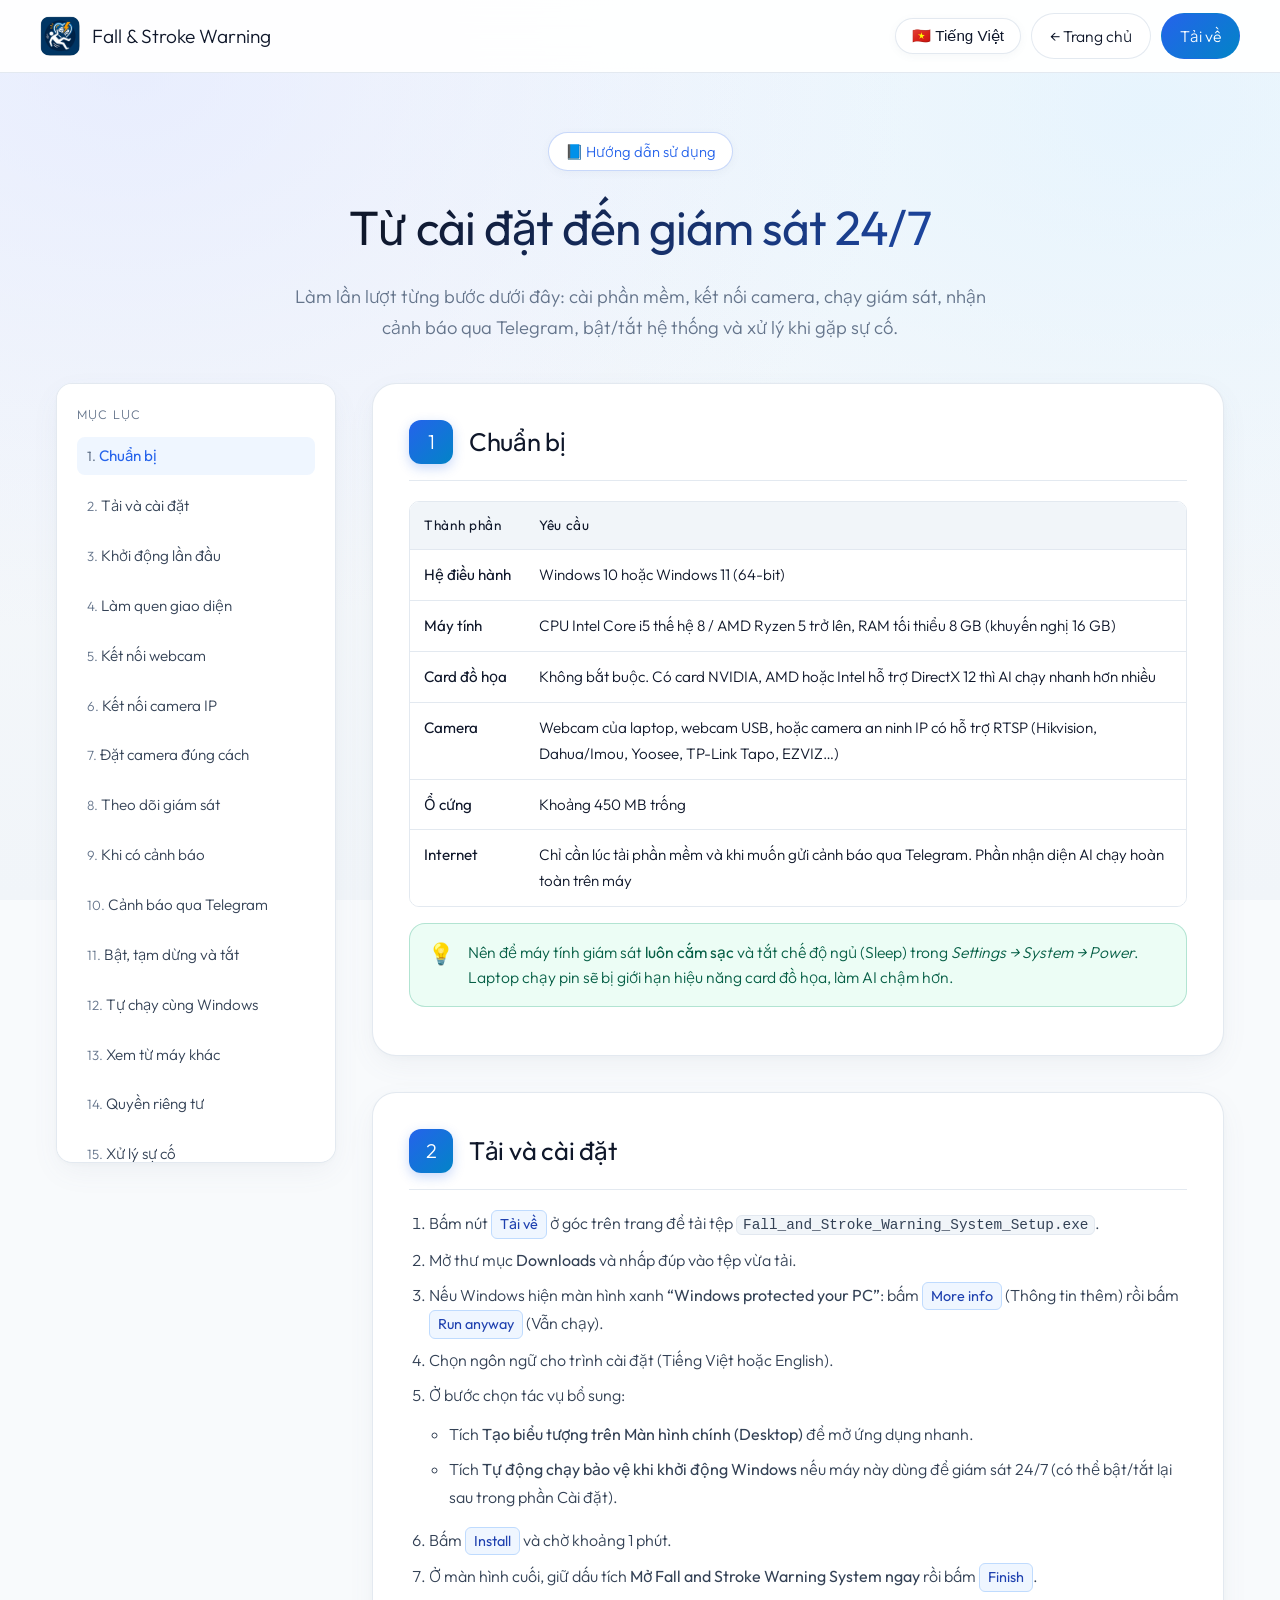
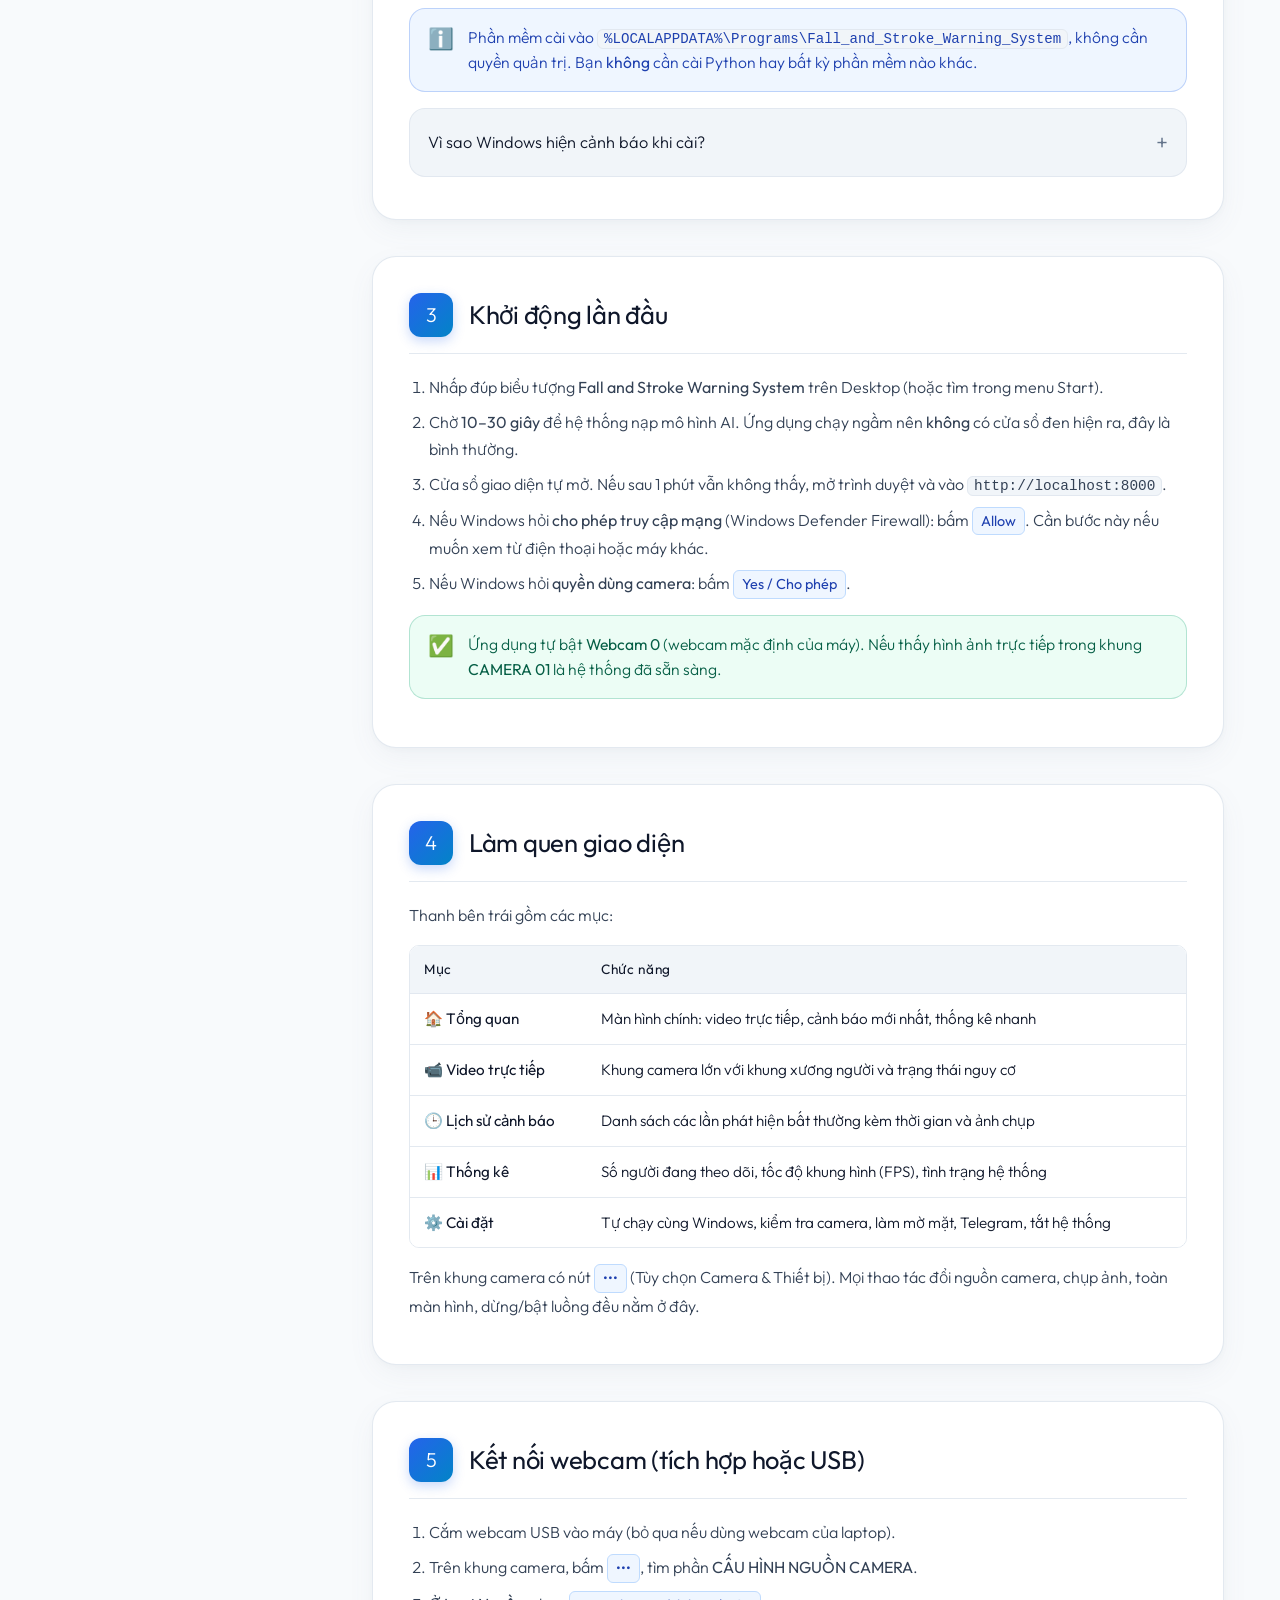
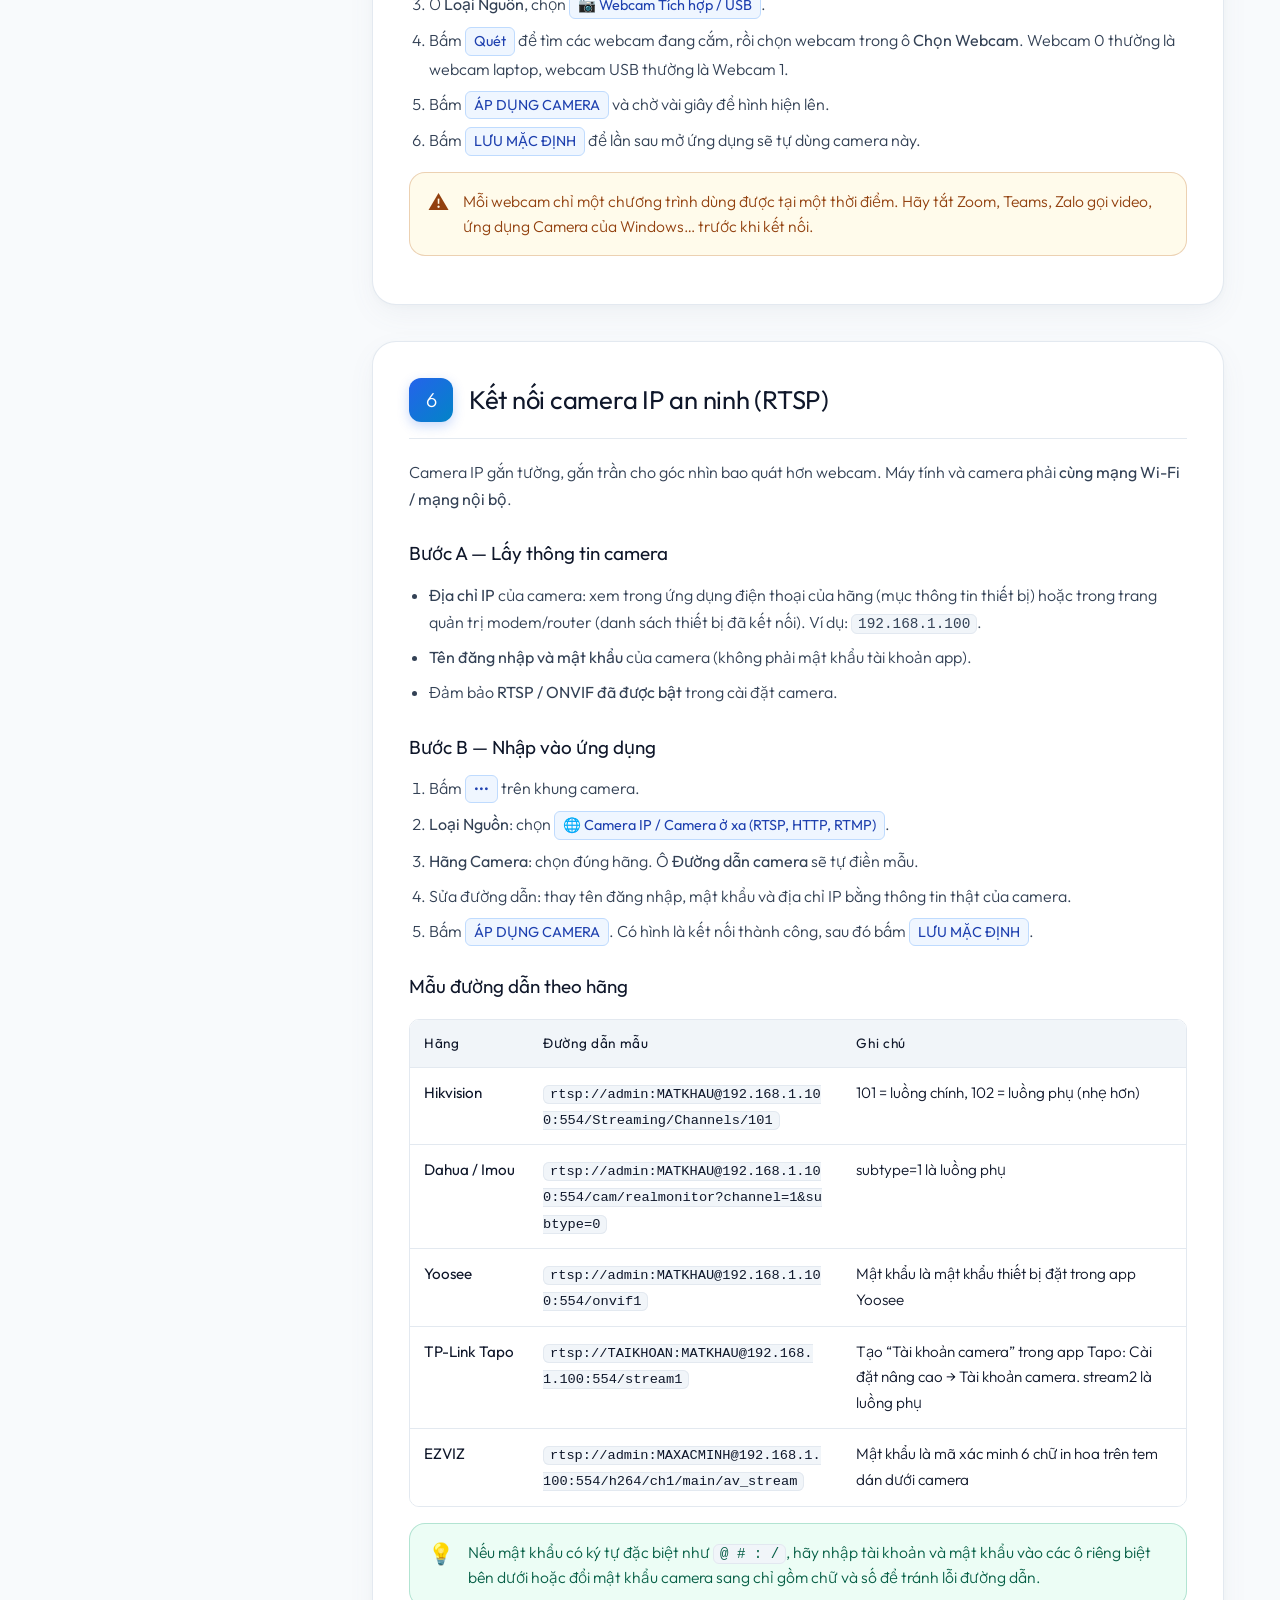
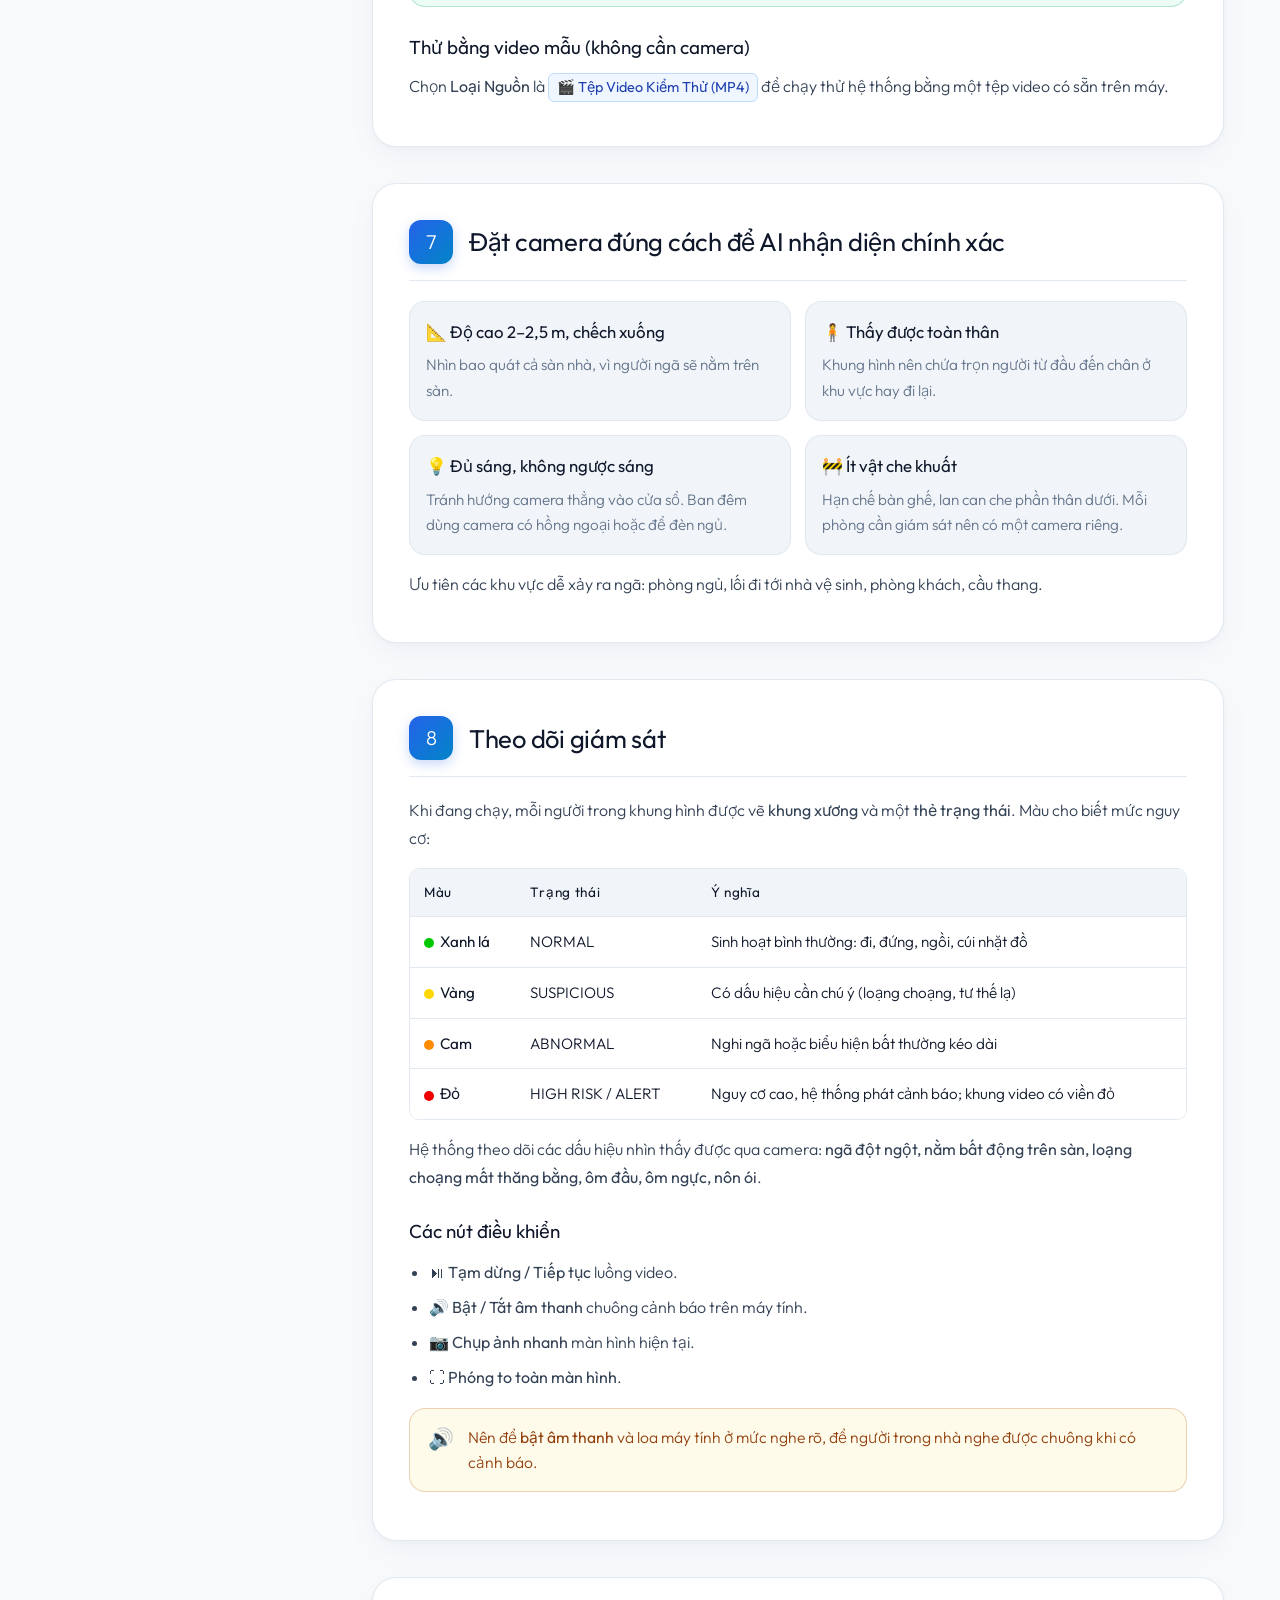
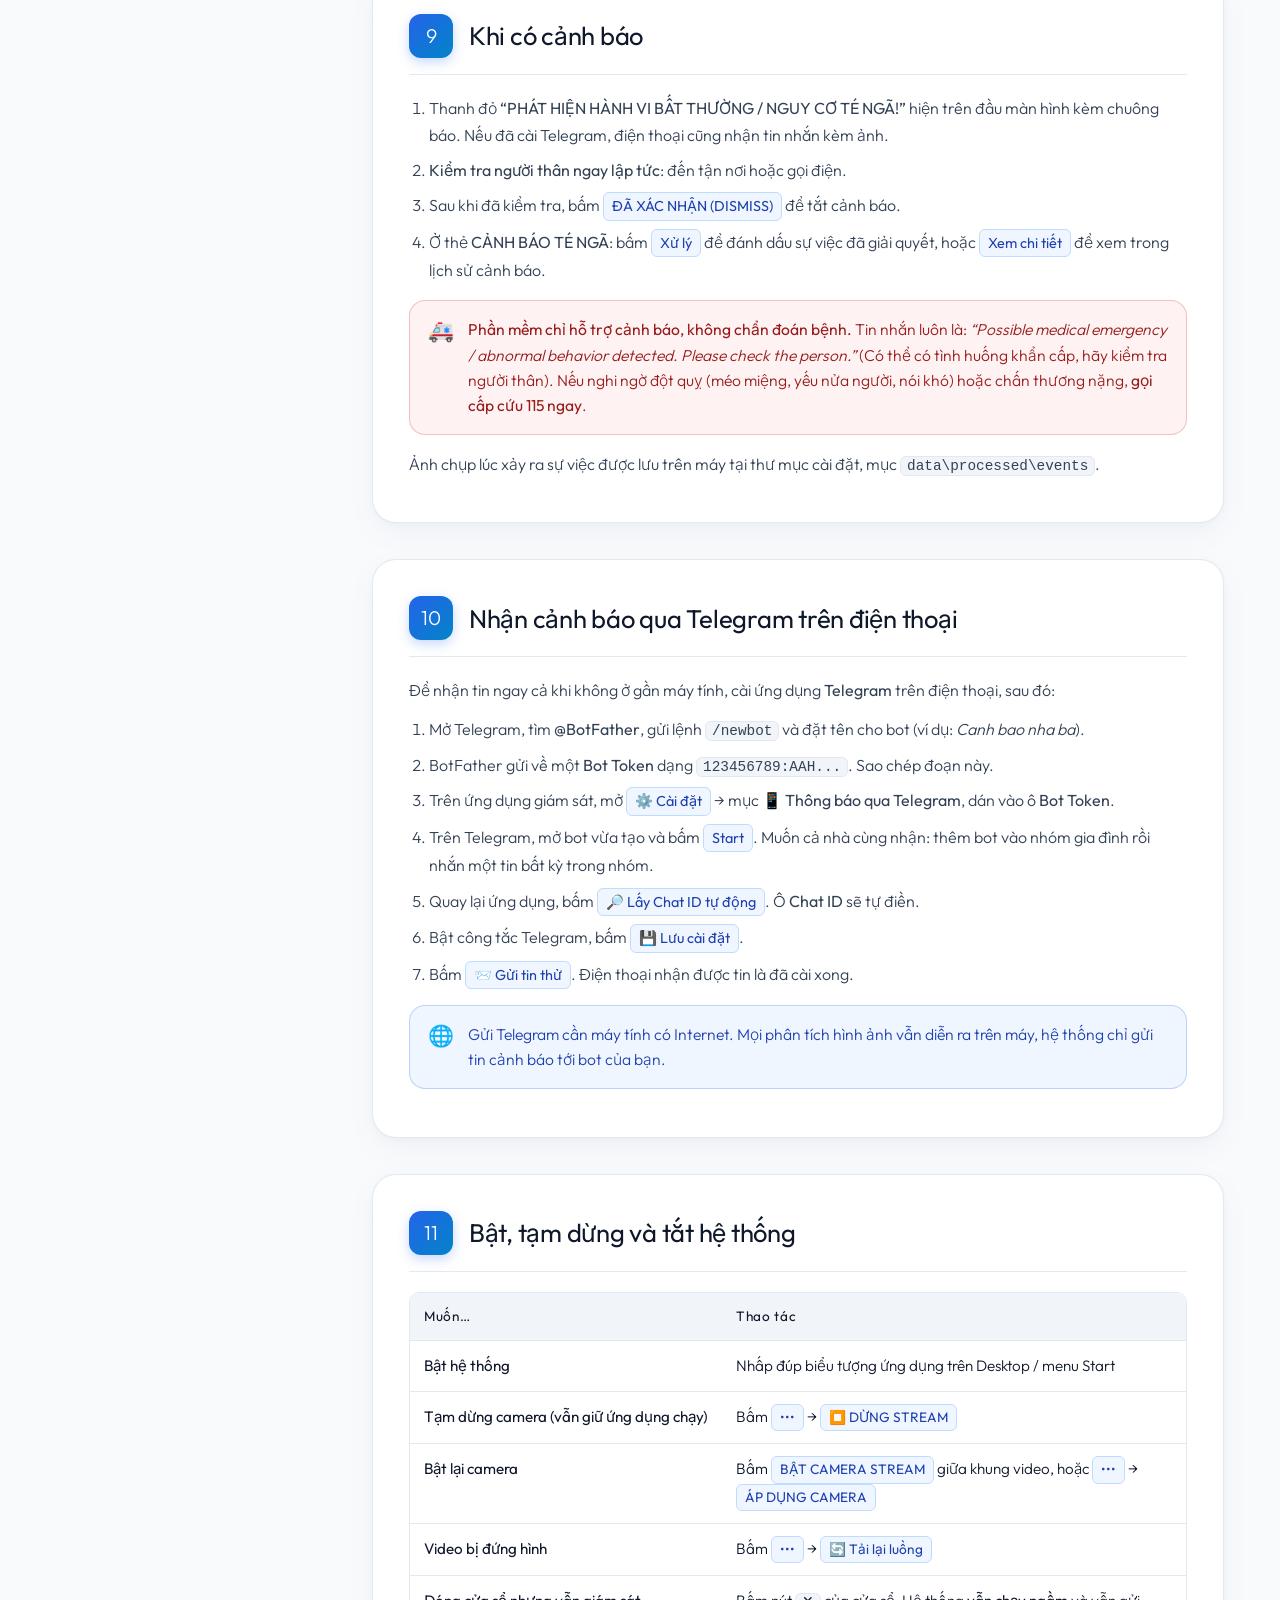
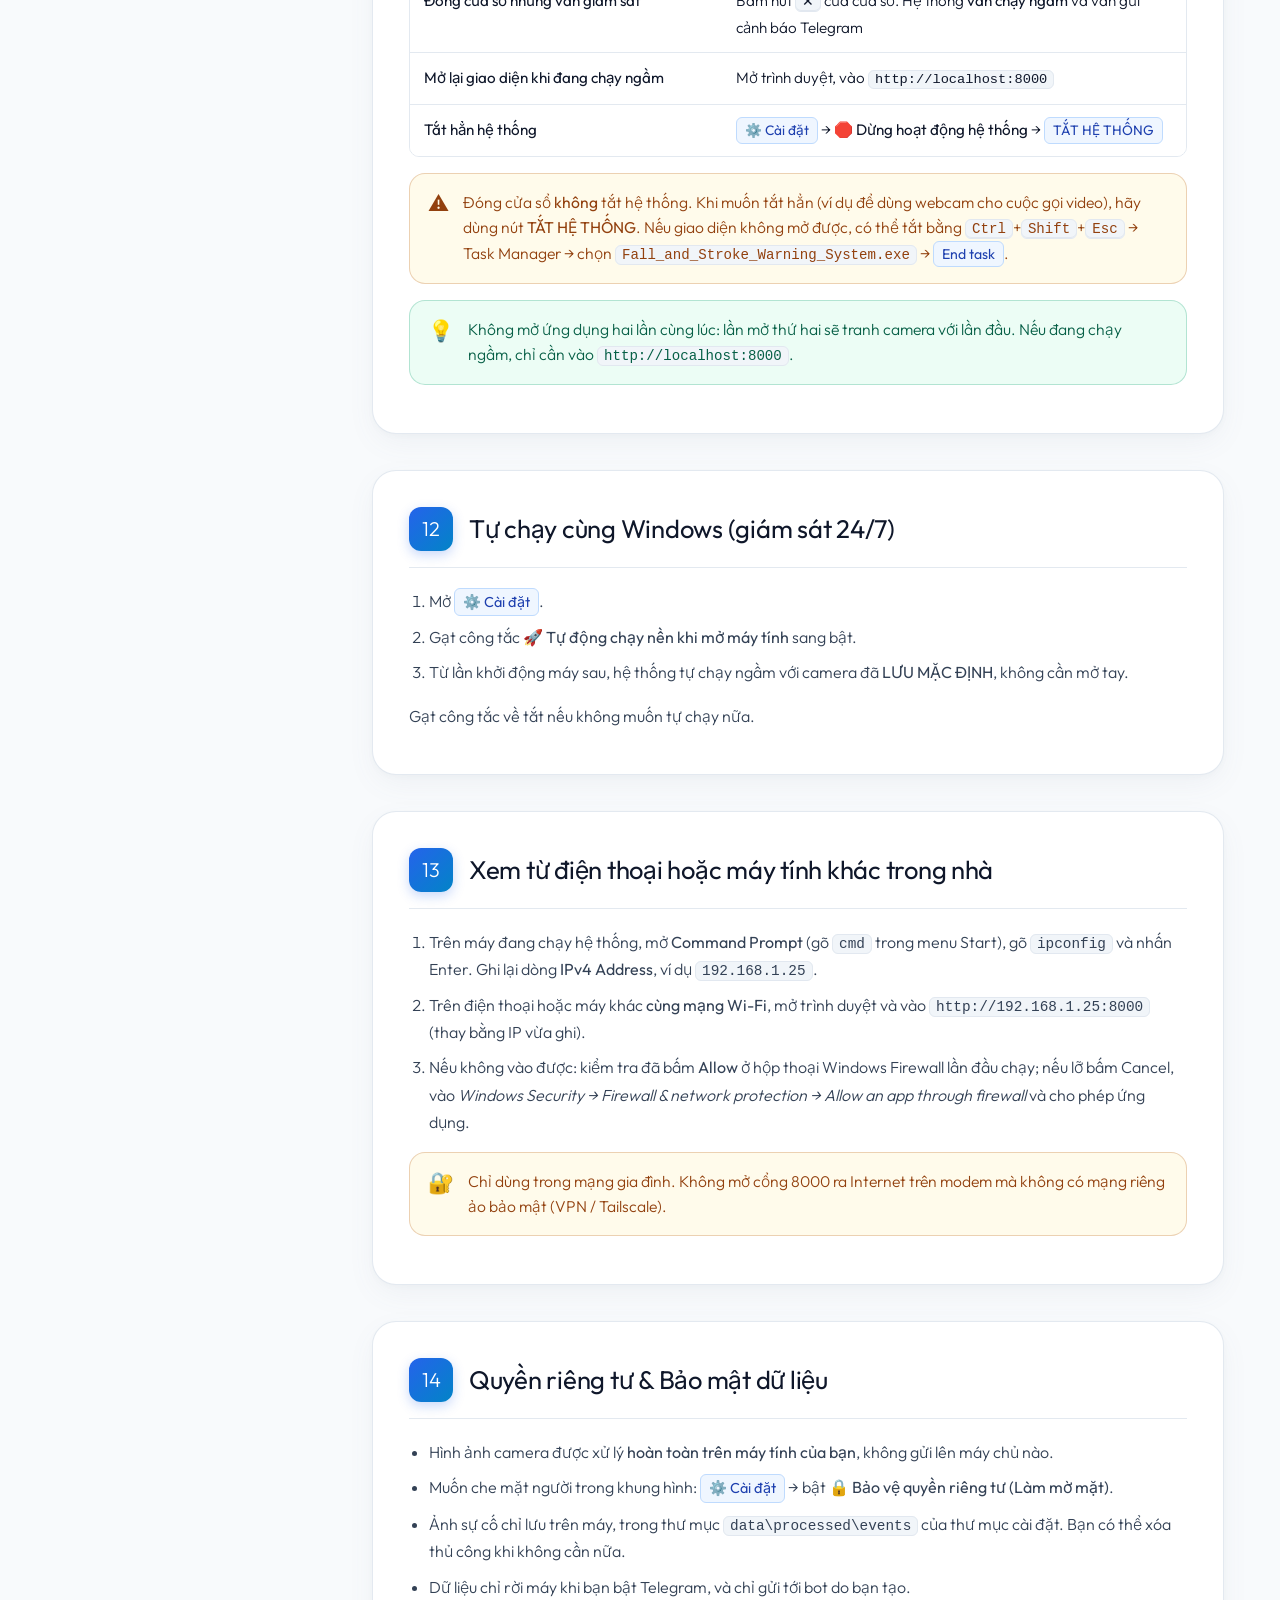
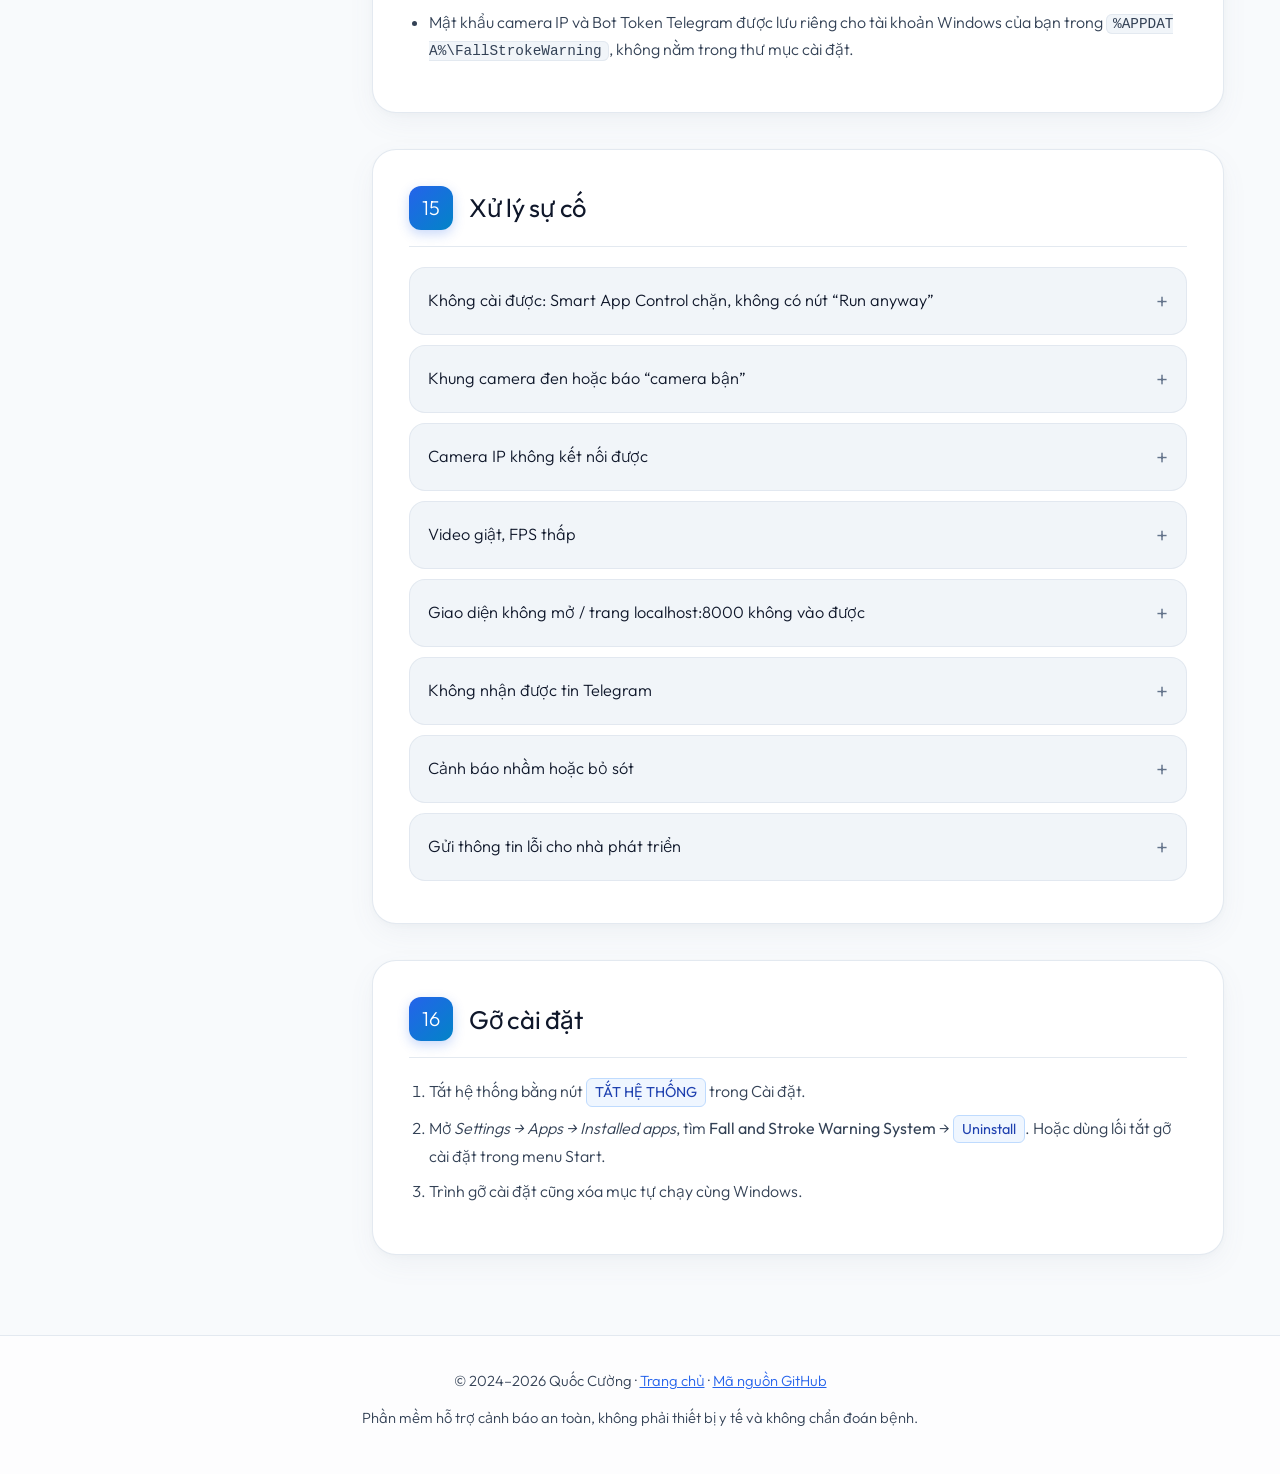
<file: docs/huong-dan.html>
<!DOCTYPE html>
<html lang="vi">
<head>
  <meta charset="UTF-8">
  <meta name="viewport" content="width=device-width, initial-scale=1.0">
  <title>Hướng Dẫn Sử Dụng / User Guide — Fall & Stroke Warning System</title>
  <meta name="description" content="Hướng dẫn chi tiết từ A đến Z: cài đặt, kết nối webcam và camera IP, chạy giám sát, nhận cảnh báo Telegram, bật tắt và xử lý sự cố cho Hệ thống Cảnh báo Ngã & Đột quỵ. Complete step-by-step user guide for Fall & Stroke Warning System.">
  <link rel="preconnect" href="https://fonts.googleapis.com">
  <link rel="preconnect" href="https://fonts.gstatic.com" crossorigin>
  <link href="https://fonts.googleapis.com/css2?family=Inter:wght@200;300;400&family=Outfit:wght@200;300;400&display=swap" rel="stylesheet">
  <link rel="icon" type="image/png" href="logo.png">

  <style>
    :root {
      --primary: #2563eb;
      --primary-hover: #1d4ed8;
      --primary-light: #eff6ff;
      --accent-cyan: #0284c7;
      --bg-page: #f8fafc;
      --bg-card: #ffffff;
      --bg-surface: #f1f5f9;
      --border-subtle: rgba(226, 232, 240, 0.95);
      --text: #0f172a;
      --text-secondary: #334155;
      --text-muted: #64748b;
      --green: #059669;
      --green-bg: #ecfdf5;
      --amber: #b45309;
      --amber-bg: #fffbeb;
      --red: #dc2626;
      --red-bg: #fef2f2;
      --radius-sm: 10px;
      --radius-md: 16px;
      --radius-lg: 24px;
      --radius-pill: 9999px;
      --shadow-sm: 0 2px 8px rgba(100, 116, 139, 0.06);
      --shadow-card: 0 10px 30px -4px rgba(100, 116, 139, 0.08), 0 2px 6px -1px rgba(100, 116, 139, 0.04);
    }

    *, *::before, *::after { margin: 0; padding: 0; box-sizing: border-box; }
    html { scroll-behavior: smooth; scroll-padding-top: 92px; }
    body {
      font-family: 'Outfit', 'Inter', -apple-system, BlinkMacSystemFont, 'Segoe UI', Roboto, sans-serif;
      font-weight: 300;
      background-color: var(--bg-page);
      background-image:
        radial-gradient(at 10% 8%, rgba(224, 231, 255, 0.65) 0px, transparent 48%),
        radial-gradient(at 90% 12%, rgba(224, 242, 254, 0.7) 0px, transparent 48%),
        linear-gradient(180deg, #f8fafc 0%, #f1f5f9 100%);
      background-attachment: fixed;
      color: var(--text);
      line-height: 1.7;
      overflow-x: hidden;
    }
    h1, h2, h3, h4, strong, b { font-weight: 400; }
    a { color: var(--primary); }
    code, kbd {
      font-family: 'Cascadia Code', Consolas, 'Courier New', monospace;
      font-size: 0.9em;
      background: var(--bg-surface);
      border: 1px solid var(--border-subtle);
      border-radius: 6px;
      padding: 1px 6px;
      word-break: break-all;
    }
    kbd { box-shadow: inset 0 -1px 0 var(--border-subtle); white-space: nowrap; }

    /* Multi-language Visibility */
    [data-lang="en"] .vi { display: none !important; }
    [data-lang="vi"] .en { display: none !important; }

    /* Language Switcher Button */
    .lang-btn {
      background: #ffffff;
      border: 1px solid var(--border-subtle);
      padding: 8px 16px;
      border-radius: var(--radius-pill);
      cursor: pointer;
      font-size: 0.95rem;
      color: var(--text);
      font-weight: 400;
      display: inline-flex;
      align-items: center;
      gap: 6px;
      box-shadow: var(--shadow-sm);
      transition: all 0.25s cubic-bezier(0.34, 1.56, 0.64, 1);
    }
    .lang-btn:hover {
      border-color: var(--primary);
      color: var(--primary);
      background: var(--primary-light);
      transform: translateY(-2px) scale(1.04);
      box-shadow: 0 6px 16px rgba(37, 99, 235, 0.15);
    }
    .lang-btn:active {
      transform: translateY(0) scale(0.96);
    }

    /* NAV */
    nav {
      position: fixed; top: 0; left: 0; right: 0; z-index: 100;
      background: rgba(255, 255, 255, 0.92);
      backdrop-filter: blur(20px);
      border-bottom: 1px solid var(--border-subtle);
      padding: 0 16px;
    }
    .nav-inner {
      max-width: 1200px; margin: 0 auto; height: 72px;
      display: flex; align-items: center; justify-content: space-between; gap: 12px;
    }
    .nav-brand {
      display: flex; align-items: center; gap: 12px;
      text-decoration: none; color: var(--text); font-size: 1.2rem; min-width: 0;
    }
    .nav-brand img { width: 40px; height: 40px; border-radius: 10px; flex-shrink: 0; }
    .nav-brand span { white-space: nowrap; overflow: hidden; text-overflow: ellipsis; }
    .nav-actions { display: flex; align-items: center; gap: 10px; flex-shrink: 0; }
    .nav-btn {
      display: inline-flex; align-items: center; gap: 8px;
      padding: 9px 18px; border-radius: var(--radius-pill);
      text-decoration: none; font-size: 0.98rem;
      border: 1px solid var(--border-subtle); background: #fff; color: var(--text);
      transition: all 0.2s ease;
    }
    .nav-btn:hover { border-color: var(--primary); color: var(--primary); background: var(--primary-light); }
    .nav-btn.primary { background: linear-gradient(135deg, #2563eb 0%, #0284c7 100%); color: #fff; border-color: transparent; }
    .nav-btn.primary:hover { color: #fff; filter: brightness(1.08); }

    /* HERO */
    .hero { padding: 132px 16px 40px; text-align: center; }
    .hero-badge {
      display: inline-flex; align-items: center; gap: 8px;
      padding: 6px 16px; border-radius: var(--radius-pill);
      font-size: 0.92rem; color: var(--primary);
      background: #fff; border: 1px solid rgba(37, 99, 235, 0.25);
      margin-bottom: 16px; box-shadow: var(--shadow-sm);
    }
    .hero h1 {
      font-size: clamp(2rem, 4vw, 3rem);
      letter-spacing: -0.02em; margin-bottom: 12px;
      background: linear-gradient(135deg, #0f172a 30%, #2563eb 100%);
      -webkit-background-clip: text; -webkit-text-fill-color: transparent;
    }
    .hero p { max-width: 720px; margin: 0 auto; color: var(--text-muted); font-size: 1.15rem; }

    /* LAYOUT: TOC + CONTENT */
    .layout {
      max-width: 1200px; margin: 0 auto 80px; padding: 0 16px;
      display: grid; grid-template-columns: 280px minmax(0, 1fr); gap: 36px;
      align-items: start;
    }

    /* TOC */
    .toc {
      position: sticky; top: 96px;
      background: #fff; border: 1px solid var(--border-subtle);
      border-radius: var(--radius-md); padding: 20px;
      box-shadow: var(--shadow-card);
      max-height: calc(100vh - 120px); overflow-y: auto;
    }
    .toc-title {
      font-size: 0.78rem; letter-spacing: 0.1em; color: var(--text-muted);
      margin-bottom: 12px;
    }
    .toc ol { list-style: none; counter-reset: toc-step; display: flex; flex-direction: column; gap: 4px; }
    .toc li { counter-increment: toc-step; font-size: 0.95rem; }
    .toc a {
      display: block; padding: 6px 10px; border-radius: 8px;
      color: var(--text-secondary); text-decoration: none;
      transition: all 0.15s ease;
    }
    .toc a::before {
      content: counter(toc-step) ". ";
      color: var(--text-muted); font-size: 0.88em;
    }
    .toc a:hover { background: var(--primary-light); color: var(--primary); }
    .toc a.active { background: var(--primary-light); color: var(--primary); font-weight: 400; }

    /* MAIN CONTENT */
    main { display: flex; flex-direction: column; gap: 36px; min-width: 0; }

    section.step {
      background: var(--bg-card);
      border: 1px solid var(--border-subtle);
      border-radius: var(--radius-lg);
      padding: 36px 36px 32px;
      box-shadow: var(--shadow-card);
    }
    .step-head {
      display: flex; align-items: center; gap: 16px;
      margin-bottom: 20px; padding-bottom: 16px;
      border-bottom: 1px solid var(--border-subtle);
    }
    .step-num {
      width: 44px; height: 44px; border-radius: 12px;
      background: linear-gradient(135deg, #2563eb 0%, #0284c7 100%);
      color: #fff; display: inline-flex; align-items: center; justify-content: center;
      font-size: 1.25rem; flex-shrink: 0; box-shadow: 0 4px 12px rgba(37, 99, 235, 0.25);
    }
    .step-head h2 { font-size: 1.6rem; letter-spacing: -0.01em; color: var(--text); }

    h3 { font-size: 1.18rem; margin: 24px 0 10px; color: var(--text); }
    p { margin-bottom: 12px; color: var(--text-secondary); }
    ul, ol.steps { margin: 12px 0 16px 20px; color: var(--text-secondary); }
    li { margin-bottom: 8px; }

    /* UI pill */
    .ui {
      display: inline-block;
      background: #eff6ff; color: #1e40af;
      border: 1px solid #bfdbfe;
      border-radius: 6px; padding: 1px 8px;
      font-size: 0.9em; font-weight: 400;
      white-space: nowrap;
    }

    /* Callout */
    .callout {
      display: flex; gap: 14px;
      padding: 16px 18px; border-radius: var(--radius-md);
      margin: 16px 0; font-size: 0.98rem; line-height: 1.6;
    }
    .callout .ico { font-size: 1.3rem; flex-shrink: 0; line-height: 1.3; }
    .callout.tip { background: var(--green-bg); border: 1px solid rgba(5, 150, 105, 0.25); color: #065f46; }
    .callout.info { background: var(--primary-light); border: 1px solid rgba(37, 99, 235, 0.25); color: #1e40af; }
    .callout.warn { background: var(--amber-bg); border: 1px solid rgba(180, 83, 9, 0.25); color: #92400e; }
    .callout.danger { background: var(--red-bg); border: 1px solid rgba(220, 38, 38, 0.25); color: #991b1b; }

    /* Tables */
    .table-wrap { overflow-x: auto; margin: 16px 0; border-radius: var(--radius-sm); border: 1px solid var(--border-subtle); }
    table { width: 100%; border-collapse: collapse; font-size: 0.95rem; background: #fff; }
    th, td { padding: 12px 14px; text-align: left; vertical-align: top; border-bottom: 1px solid var(--border-subtle); }
    th { background: var(--bg-surface); color: var(--text); font-weight: 400; font-size: 0.85rem; letter-spacing: 0.05em; }
    tr:last-child td { border-bottom: none; }
    td:first-child { color: var(--text); font-weight: 400; white-space: nowrap; }

    /* Grid mini cards */
    .grid-2 { display: grid; grid-template-columns: repeat(2, minmax(0, 1fr)); gap: 14px; margin: 16px 0; }
    .mini-card {
      background: var(--bg-surface); border: 1px solid var(--border-subtle);
      border-radius: var(--radius-md); padding: 16px;
    }
    .mini-card h4 { font-size: 1.05rem; margin-bottom: 6px; color: var(--text); }
    .mini-card p { font-size: 0.95rem; margin-bottom: 0; color: var(--text-muted); }

    /* Status dot */
    .state-dot {
      display: inline-block; width: 10px; height: 10px;
      border-radius: 50%; margin-right: 6px; vertical-align: middle;
    }

    /* Details */
    details {
      background: var(--bg-surface); border: 1px solid var(--border-subtle);
      border-radius: var(--radius-md); padding: 14px 18px; margin: 10px 0;
      transition: all 0.2s ease;
    }
    details[open] { background: #fff; }
    summary {
      cursor: pointer; font-size: 1.02rem; color: var(--text);
      user-select: none; list-style: none;
      display: flex; align-items: center; justify-content: space-between;
    }
    summary::-webkit-details-marker { display: none; }
    summary::after { content: "+"; font-size: 1.4rem; color: var(--text-muted); transition: transform 0.2s; }
    details[open] summary::after { content: "−"; }
    details > :not(summary) { margin-top: 12px; }

    /* FOOTER */
    footer {
      border-top: 1px solid var(--border-subtle);
      padding: 32px 16px; text-align: center;
      color: var(--text-muted); font-size: 0.92rem;
      background: rgba(255, 255, 255, 0.7);
    }

    /* RESPONSIVE */
    @media (max-width: 900px) {
      .layout { grid-template-columns: 1fr; }
      .toc { display: none; }
      section.step { padding: 28px 22px; }
    }
    @media (max-width: 600px) {
      .nav-brand span { display: none; }
      .nav-btn, .lang-btn { padding: 8px 12px; font-size: 0.88rem; }
      .hero { padding-top: 112px; }
      section.step { padding: 24px 18px; border-radius: var(--radius-md); }
      .step-head h2 { font-size: 1.32rem; }
      .grid-2 { grid-template-columns: minmax(0, 1fr); }
      .ui, kbd { white-space: normal; }
    }
  </style>
</head>
<body data-lang="vi">

<nav>
  <div class="nav-inner">
    <a href="index.html" class="nav-brand">
      <img src="logo.png" alt="Logo Fall and Stroke Warning System">
      <span>Fall & Stroke Warning</span>
    </a>
    <div class="nav-actions">
      <button class="lang-btn" onclick="toggleLang()" title="Đổi ngôn ngữ Tiếng Việt / English">
        <span class="vi">🇻🇳 Tiếng Việt</span>
        <span class="en">🇬🇧 English</span>
      </button>
      <a href="index.html" class="nav-btn">
        <span class="vi">← Trang chủ</span>
        <span class="en">← Home</span>
      </a>
      <a href="https://github.com/QuocCuong66/elderly-ai-installer/releases/latest/download/Fall_and_Stroke_Warning_System_Setup.exe" class="nav-btn primary">
        <span class="vi">Tải về</span>
        <span class="en">Download</span>
      </a>
    </div>
  </div>
</nav>

<header class="hero">
  <span class="hero-badge">
    <span class="vi">📘 Hướng dẫn sử dụng</span>
    <span class="en">📘 User Guide</span>
  </span>
  <h1>
    <span class="vi">Từ cài đặt đến giám sát 24/7</span>
    <span class="en">From Setup to 24/7 Surveillance</span>
  </h1>
  <p>
    <span class="vi">Làm lần lượt từng bước dưới đây: cài phần mềm, kết nối camera, chạy giám sát, nhận cảnh báo qua Telegram, bật/tắt hệ thống và xử lý khi gặp sự cố.</span>
    <span class="en">Follow the step-by-step instructions below: install software, connect cameras, run surveillance, receive Telegram alerts, manage startup/shutdown, and troubleshoot issues.</span>
  </p>
</header>

<div class="layout">
  <aside class="toc" aria-label="Mục lục / Table of Contents">
    <div class="toc-title">
      <span class="vi">MỤC LỤC</span>
      <span class="en">TABLE OF CONTENTS</span>
    </div>
    <ol>
      <li><a href="#chuan-bi"><span class="vi">Chuẩn bị</span><span class="en">Preparation</span></a></li>
      <li><a href="#cai-dat"><span class="vi">Tải và cài đặt</span><span class="en">Download & Install</span></a></li>
      <li><a href="#khoi-dong"><span class="vi">Khởi động lần đầu</span><span class="en">First Launch</span></a></li>
      <li><a href="#giao-dien"><span class="vi">Làm quen giao diện</span><span class="en">Interface Overview</span></a></li>
      <li><a href="#webcam"><span class="vi">Kết nối webcam</span><span class="en">Connect Webcam</span></a></li>
      <li><a href="#camera-ip"><span class="vi">Kết nối camera IP</span><span class="en">Connect IP Camera</span></a></li>
      <li><a href="#lap-dat"><span class="vi">Đặt camera đúng cách</span><span class="en">Camera Placement</span></a></li>
      <li><a href="#giam-sat"><span class="vi">Theo dõi giám sát</span><span class="en">Live Monitoring</span></a></li>
      <li><a href="#canh-bao"><span class="vi">Khi có cảnh báo</span><span class="en">When Alert Triggers</span></a></li>
      <li><a href="#telegram"><span class="vi">Cảnh báo qua Telegram</span><span class="en">Telegram Notifications</span></a></li>
      <li><a href="#bat-tat"><span class="vi">Bật, tạm dừng và tắt</span><span class="en">Start, Pause & Shutdown</span></a></li>
      <li><a href="#tu-dong"><span class="vi">Tự chạy cùng Windows</span><span class="en">Autostart with Windows</span></a></li>
      <li><a href="#may-khac"><span class="vi">Xem từ máy khác</span><span class="en">LAN Remote Access</span></a></li>
      <li><a href="#rieng-tu"><span class="vi">Quyền riêng tư</span><span class="en">Privacy & Security</span></a></li>
      <li><a href="#su-co"><span class="vi">Xử lý sự cố</span><span class="en">Troubleshooting</span></a></li>
      <li><a href="#go-cai-dat"><span class="vi">Gỡ cài đặt</span><span class="en">Uninstallation</span></a></li>
    </ol>
  </aside>

  <main>

    <!-- 1 -->
    <section class="step" id="chuan-bi">
      <div class="step-head">
        <span class="step-num">1</span>
        <h2>
          <span class="vi">Chuẩn bị</span>
          <span class="en">Preparation</span>
        </h2>
      </div>
      <div class="table-wrap">
        <table>
          <tr>
            <th><span class="vi">Thành phần</span><span class="en">Component</span></th>
            <th><span class="vi">Yêu cầu</span><span class="en">Requirement</span></th>
          </tr>
          <tr>
            <td><span class="vi">Hệ điều hành</span><span class="en">Operating System</span></td>
            <td><span class="vi">Windows 10 hoặc Windows 11 (64-bit)</span><span class="en">Windows 10 or Windows 11 (64-bit)</span></td>
          </tr>
          <tr>
            <td><span class="vi">Máy tính</span><span class="en">Hardware</span></td>
            <td>
              <span class="vi">CPU Intel Core i5 thế hệ 8 / AMD Ryzen 5 trở lên, RAM tối thiểu 8 GB (khuyến nghị 16 GB)</span>
              <span class="en">Intel Core i5 8th Gen / AMD Ryzen 5 or newer, minimum 8 GB RAM (16 GB recommended)</span>
            </td>
          </tr>
          <tr>
            <td><span class="vi">Card đồ họa</span><span class="en">Graphics (GPU)</span></td>
            <td>
              <span class="vi">Không bắt buộc. Có card NVIDIA, AMD hoặc Intel hỗ trợ DirectX 12 thì AI chạy nhanh hơn nhiều</span>
              <span class="en">Optional. NVIDIA, AMD, or Intel GPU with DirectX 12 support significantly accelerates AI inference</span>
            </td>
          </tr>
          <tr>
            <td><span class="vi">Camera</span><span class="en">Camera</span></td>
            <td>
              <span class="vi">Webcam của laptop, webcam USB, hoặc camera an ninh IP có hỗ trợ RTSP (Hikvision, Dahua/Imou, Yoosee, TP-Link Tapo, EZVIZ…)</span>
              <span class="en">Laptop built-in webcam, USB webcam, or RTSP IP security camera (Hikvision, Dahua/Imou, Yoosee, TP-Link Tapo, EZVIZ, etc.)</span>
            </td>
          </tr>
          <tr>
            <td><span class="vi">Ổ cứng</span><span class="en">Disk Space</span></td>
            <td><span class="vi">Khoảng 450 MB trống</span><span class="en">~450 MB free disk space</span></td>
          </tr>
          <tr>
            <td><span class="vi">Internet</span><span class="en">Internet Connection</span></td>
            <td>
              <span class="vi">Chỉ cần lúc tải phần mềm và khi muốn gửi cảnh báo qua Telegram. Phần nhận diện AI chạy hoàn toàn trên máy</span>
              <span class="en">Only required to download the software and send Telegram notifications. AI inference runs 100% locally on-device</span>
            </td>
          </tr>
        </table>
      </div>
      <div class="callout tip">
        <span class="ico">💡</span>
        <div>
          <span class="vi">Nên để máy tính giám sát <b>luôn cắm sạc</b> và tắt chế độ ngủ (Sleep) trong <i>Settings → System → Power</i>. Laptop chạy pin sẽ bị giới hạn hiệu năng card đồ họa, làm AI chậm hơn.</span>
          <span class="en">Keep the host computer <b>always plugged in</b> and disable Sleep mode in <i>Windows Settings → System → Power</i>. Battery mode throttles GPU performance and slows down AI.</span>
        </div>
      </div>
    </section>

    <!-- 2 -->
    <section class="step" id="cai-dat">
      <div class="step-head">
        <span class="step-num">2</span>
        <h2>
          <span class="vi">Tải và cài đặt</span>
          <span class="en">Download & Install</span>
        </h2>
      </div>
      <ol class="steps">
        <li>
          <span class="vi">Bấm nút <span class="ui">Tải về</span> ở góc trên trang để tải tệp <code>Fall_and_Stroke_Warning_System_Setup.exe</code>.</span>
          <span class="en">Click the <span class="ui">Download</span> button in the top navigation to download <code>Fall_and_Stroke_Warning_System_Setup.exe</code>.</span>
        </li>
        <li>
          <span class="vi">Mở thư mục <b>Downloads</b> và nhấp đúp vào tệp vừa tải.</span>
          <span class="en">Open your <b>Downloads</b> folder and double-click the installer file.</span>
        </li>
        <li>
          <span class="vi">Nếu Windows hiện màn hình xanh <b>“Windows protected your PC”</b>: bấm <span class="ui">More info</span> (Thông tin thêm) rồi bấm <span class="ui">Run anyway</span> (Vẫn chạy).</span>
          <span class="en">If Windows displays <b>"Windows protected your PC"</b>: click <span class="ui">More info</span> then click <span class="ui">Run anyway</span>.</span>
        </li>
        <li>
          <span class="vi">Chọn ngôn ngữ cho trình cài đặt (Tiếng Việt hoặc English).</span>
          <span class="en">Choose your installer language (Tiếng Việt or English).</span>
        </li>
        <li>
          <span class="vi">Ở bước chọn tác vụ bổ sung:</span>
          <span class="en">In the additional tasks step:</span>
          <ul>
            <li>
              <span class="vi">Tích <b>Tạo biểu tượng trên Màn hình chính (Desktop)</b> để mở ứng dụng nhanh.</span>
              <span class="en">Check <b>Create a desktop shortcut</b> for quick access.</span>
            </li>
            <li>
              <span class="vi">Tích <b>Tự động chạy bảo vệ khi khởi động Windows</b> nếu máy này dùng để giám sát 24/7 (có thể bật/tắt lại sau trong phần Cài đặt).</span>
              <span class="en">Check <b>Autostart protection when Windows boots</b> for continuous 24/7 surveillance (can also be toggled in Settings later).</span>
            </li>
          </ul>
        </li>
        <li>
          <span class="vi">Bấm <span class="ui">Install</span> và chờ khoảng 1 phút.</span>
          <span class="en">Click <span class="ui">Install</span> and wait about 1 minute.</span>
        </li>
        <li>
          <span class="vi">Ở màn hình cuối, giữ dấu tích <b>Mở Fall and Stroke Warning System ngay</b> rồi bấm <span class="ui">Finish</span>.</span>
          <span class="en">On the final screen, keep <b>Launch Fall and Stroke Warning System</b> checked and click <span class="ui">Finish</span>.</span>
        </li>
      </ol>
      <div class="callout info">
        <span class="ico">ℹ️</span>
        <div>
          <span class="vi">Phần mềm cài vào <code>%LOCALAPPDATA%\Programs\Fall_and_Stroke_Warning_System</code>, không cần quyền quản trị. Bạn <b>không</b> cần cài Python hay bất kỳ phần mềm nào khác.</span>
          <span class="en">The software installs to <code>%LOCALAPPDATA%\Programs\Fall_and_Stroke_Warning_System</code> without requiring administrative rights. You do <b>not</b> need to install Python or any extra dependencies.</span>
        </div>
      </div>
      <details>
        <summary>
          <span class="vi">Vì sao Windows hiện cảnh báo khi cài?</span>
          <span class="en">Why does Windows show a security warning during install?</span>
        </summary>
        <p>
          <span class="vi">Phần mềm mã nguồn mở này chưa có chữ ký số doanh nghiệp, nên Windows SmartScreen cảnh báo với mọi tệp tải từ Internet chưa đủ “uy tín”. Đây không phải dấu hiệu virus. Nếu máy dùng <b>Smart App Control</b> (Windows 11 cài mới) và không có nút <i>Run anyway</i>, xem mục <a href="#su-co">Xử lý sự cố</a>.</span>
          <span class="en">This open-source software is independently built without expensive enterprise code-signing certificates, so Windows SmartScreen displays a precautionary note for newly downloaded files. This is not a virus. If your system runs <b>Smart App Control</b> (clean Windows 11 installs) and lacks a <i>Run anyway</i> button, see the <a href="#su-co">Troubleshooting</a> section.</span>
        </p>
      </details>
    </section>

    <!-- 3 -->
    <section class="step" id="khoi-dong">
      <div class="step-head">
        <span class="step-num">3</span>
        <h2>
          <span class="vi">Khởi động lần đầu</span>
          <span class="en">First Launch</span>
        </h2>
      </div>
      <ol class="steps">
        <li>
          <span class="vi">Nhấp đúp biểu tượng <b>Fall and Stroke Warning System</b> trên Desktop (hoặc tìm trong menu Start).</span>
          <span class="en">Double-click the <b>Fall and Stroke Warning System</b> shortcut on Desktop (or launch from Start menu).</span>
        </li>
        <li>
          <span class="vi">Chờ <b>10–30 giây</b> để hệ thống nạp mô hình AI. Ứng dụng chạy ngầm nên <b>không</b> có cửa sổ đen hiện ra, đây là bình thường.</span>
          <span class="en">Wait <b>10–30 seconds</b> for AI models to initialize in memory. The process runs quietly in the background with <b>no</b> command prompt popups.</span>
        </li>
        <li>
          <span class="vi">Cửa sổ giao diện tự mở. Nếu sau 1 phút vẫn không thấy, mở trình duyệt và vào <code>http://localhost:8000</code>.</span>
          <span class="en">The dashboard window opens automatically. If not shown after 1 minute, open any browser and visit <code>http://localhost:8000</code>.</span>
        </li>
        <li>
          <span class="vi">Nếu Windows hỏi <b>cho phép truy cập mạng</b> (Windows Defender Firewall): bấm <span class="ui">Allow</span>. Cần bước này nếu muốn xem từ điện thoại hoặc máy khác.</span>
          <span class="en">If Windows prompts for <b>network access permissions</b> (Windows Defender Firewall): click <span class="ui">Allow</span>. This enables viewing from phones or other local devices.</span>
        </li>
        <li>
          <span class="vi">Nếu Windows hỏi <b>quyền dùng camera</b>: bấm <span class="ui">Yes / Cho phép</span>.</span>
          <span class="en">If Windows asks for <b>camera access permission</b>: click <span class="ui">Yes / Allow</span>.</span>
        </li>
      </ol>
      <div class="callout tip">
        <span class="ico">✅</span>
        <div>
          <span class="vi">Ứng dụng tự bật <b>Webcam 0</b> (webcam mặc định của máy). Nếu thấy hình ảnh trực tiếp trong khung <b>CAMERA 01</b> là hệ thống đã sẵn sàng.</span>
          <span class="en">The app automatically starts <b>Webcam 0</b> (default camera). When live video is displayed in the <b>CAMERA 01</b> feed, the system is fully operational.</span>
        </div>
      </div>
    </section>

    <!-- 4 -->
    <section class="step" id="giao-dien">
      <div class="step-head">
        <span class="step-num">4</span>
        <h2>
          <span class="vi">Làm quen giao diện</span>
          <span class="en">Interface Overview</span>
        </h2>
      </div>
      <p>
        <span class="vi">Thanh bên trái gồm các mục:</span>
        <span class="en">The left navigation bar includes the following sections:</span>
      </p>
      <div class="table-wrap">
        <table>
          <tr>
            <th><span class="vi">Mục</span><span class="en">Section</span></th>
            <th><span class="vi">Chức năng</span><span class="en">Function</span></th>
          </tr>
          <tr>
            <td><span class="vi">🏠 Tổng quan</span><span class="en">🏠 Overview</span></td>
            <td><span class="vi">Màn hình chính: video trực tiếp, cảnh báo mới nhất, thống kê nhanh</span><span class="en">Main dashboard: live video feed, latest incident alert card, system summary</span></td>
          </tr>
          <tr>
            <td><span class="vi">📹 Video trực tiếp</span><span class="en">📹 Live Stream</span></td>
            <td><span class="vi">Khung camera lớn với khung xương người và trạng thái nguy cơ</span><span class="en">Full-size camera feed with real-time 17-keypoint skeleton and risk classification</span></td>
          </tr>
          <tr>
            <td><span class="vi">🕒 Lịch sử cảnh báo</span><span class="en">🕒 Alert History</span></td>
            <td><span class="vi">Danh sách các lần phát hiện bất thường kèm thời gian và ảnh chụp</span><span class="en">Chronological log of detected incidents with timestamps and snapshot previews</span></td>
          </tr>
          <tr>
            <td><span class="vi">📊 Thống kê</span><span class="en">📊 Statistics</span></td>
            <td><span class="vi">Số người đang theo dõi, tốc độ khung hình (FPS), tình trạng hệ thống</span><span class="en">Tracked person count, inference frame rate (FPS), and hardware telemetry</span></td>
          </tr>
          <tr>
            <td><span class="vi">⚙️ Cài đặt</span><span class="en">⚙️ Settings</span></td>
            <td><span class="vi">Tự chạy cùng Windows, kiểm tra camera, làm mờ mặt, Telegram, tắt hệ thống</span><span class="en">Windows autostart, camera diagnostic, privacy face blur, Telegram setup, clean shutdown</span></td>
          </tr>
        </table>
      </div>
      <p>
        <span class="vi">Trên khung camera có nút <span class="ui">•••</span> (Tùy chọn Camera &amp; Thiết bị). Mọi thao tác đổi nguồn camera, chụp ảnh, toàn màn hình, dừng/bật luồng đều nằm ở đây.</span>
        <span class="en">The camera card features a <span class="ui">•••</span> button (Camera &amp; Device Options). Switching video sources, taking snapshots, toggling fullscreen, and pausing/resuming streams are all located here.</span>
      </p>
    </section>

    <!-- 5 -->
    <section class="step" id="webcam">
      <div class="step-head">
        <span class="step-num">5</span>
        <h2>
          <span class="vi">Kết nối webcam (tích hợp hoặc USB)</span>
          <span class="en">Connecting Webcams (Built-in or USB)</span>
        </h2>
      </div>
      <ol class="steps">
        <li>
          <span class="vi">Cắm webcam USB vào máy (bỏ qua nếu dùng webcam của laptop).</span>
          <span class="en">Plug your USB webcam into the computer (skip if using laptop built-in webcam).</span>
        </li>
        <li>
          <span class="vi">Trên khung camera, bấm <span class="ui">•••</span>, tìm phần <b>CẤU HÌNH NGUỒN CAMERA</b>.</span>
          <span class="en">On the camera feed card, click <span class="ui">•••</span> and locate <b>CAMERA SOURCE CONFIG</b>.</span>
        </li>
        <li>
          <span class="vi">Ở <b>Loại Nguồn</b>, chọn <span class="ui">📷 Webcam Tích hợp / USB</span>.</span>
          <span class="en">Under <b>Source Type</b>, select <span class="ui">📷 Integrated / USB Webcam</span>.</span>
        </li>
        <li>
          <span class="vi">Bấm <span class="ui">Quét</span> để tìm các webcam đang cắm, rồi chọn webcam trong ô <b>Chọn Webcam</b>. Webcam 0 thường là webcam laptop, webcam USB thường là Webcam 1.</span>
          <span class="en">Click <span class="ui">Scan</span> to detect connected devices, then select your webcam in the <b>Select Webcam</b> dropdown (Webcam 0 is usually internal, Webcam 1 is external USB).</span>
        </li>
        <li>
          <span class="vi">Bấm <span class="ui">ÁP DỤNG CAMERA</span> và chờ vài giây để hình hiện lên.</span>
          <span class="en">Click <span class="ui">APPLY CAMERA</span> and wait a few seconds for video feed to stream.</span>
        </li>
        <li>
          <span class="vi">Bấm <span class="ui">LƯU MẶC ĐỊNH</span> để lần sau mở ứng dụng sẽ tự dùng camera này.</span>
          <span class="en">Click <span class="ui">SAVE AS DEFAULT</span> so the system automatically uses this camera on subsequent launches.</span>
        </li>
      </ol>
      <div class="callout warn">
        <span class="ico">⚠️</span>
        <div>
          <span class="vi">Mỗi webcam chỉ một chương trình dùng được tại một thời điểm. Hãy tắt Zoom, Teams, Zalo gọi video, ứng dụng Camera của Windows… trước khi kết nối.</span>
          <span class="en">Each physical webcam can only be opened by one app at a time. Please close Zoom, Microsoft Teams, Skype, Windows Camera, etc. before connecting.</span>
        </div>
      </div>
    </section>

    <!-- 6 -->
    <section class="step" id="camera-ip">
      <div class="step-head">
        <span class="step-num">6</span>
        <h2>
          <span class="vi">Kết nối camera IP an ninh (RTSP)</span>
          <span class="en">Connecting IP Security Cameras (RTSP)</span>
        </h2>
      </div>
      <p>
        <span class="vi">Camera IP gắn tường, gắn trần cho góc nhìn bao quát hơn webcam. Máy tính và camera phải <b>cùng mạng Wi-Fi / mạng nội bộ</b>.</span>
        <span class="en">Wall- or ceiling-mounted IP cameras provide a much wider angle than a laptop webcam. The computer and camera must be on the <b>same Wi-Fi / local network</b>.</span>
      </p>

      <h3>
        <span class="vi">Bước A — Lấy thông tin camera</span>
        <span class="en">Step A — Gather Camera Credentials</span>
      </h3>
      <ul>
        <li>
          <span class="vi"><b>Địa chỉ IP</b> của camera: xem trong ứng dụng điện thoại của hãng (mục thông tin thiết bị) hoặc trong trang quản trị modem/router (danh sách thiết bị đã kết nối). Ví dụ: <code>192.168.1.100</code>.</span>
          <span class="en"><b>Camera IP Address</b>: check in the manufacturer mobile app (device info section) or in your router admin portal (connected clients list), e.g. <code>192.168.1.100</code>.</span>
        </li>
        <li>
          <span class="vi"><b>Tên đăng nhập và mật khẩu</b> của camera (không phải mật khẩu tài khoản app).</span>
          <span class="en"><b>Camera hardware username and password</b> (not your cloud mobile app account password).</span>
        </li>
        <li>
          <span class="vi">Đảm bảo <b>RTSP / ONVIF đã được bật</b> trong cài đặt camera.</span>
          <span class="en">Ensure <b>RTSP / ONVIF protocol is enabled</b> in the camera device settings.</span>
        </li>
      </ul>

      <h3>
        <span class="vi">Bước B — Nhập vào ứng dụng</span>
        <span class="en">Step B — Configure in the Application</span>
      </h3>
      <ol class="steps">
        <li>
          <span class="vi">Bấm <span class="ui">•••</span> trên khung camera.</span>
          <span class="en">Click <span class="ui">•••</span> on the camera feed card.</span>
        </li>
        <li>
          <span class="vi"><b>Loại Nguồn</b>: chọn <span class="ui">🌐 Camera IP / Camera ở xa (RTSP, HTTP, RTMP)</span>.</span>
          <span class="en"><b>Source Type</b>: select <span class="ui">🌐 IP Camera / Remote Camera (RTSP, HTTP, RTMP)</span>.</span>
        </li>
        <li>
          <span class="vi"><b>Hãng Camera</b>: chọn đúng hãng. Ô <b>Đường dẫn camera</b> sẽ tự điền mẫu.</span>
          <span class="en"><b>Camera Brand</b>: select your camera maker. The URL field will autofill an RTSP template.</span>
        </li>
        <li>
          <span class="vi">Sửa đường dẫn: thay tên đăng nhập, mật khẩu và địa chỉ IP bằng thông tin thật của camera.</span>
          <span class="en">Customize the path: substitute with your camera's real username, password, and local IP.</span>
        </li>
        <li>
          <span class="vi">Bấm <span class="ui">ÁP DỤNG CAMERA</span>. Có hình là kết nối thành công, sau đó bấm <span class="ui">LƯU MẶC ĐỊNH</span>.</span>
          <span class="en">Click <span class="ui">APPLY CAMERA</span>. Once video appears, click <span class="ui">SAVE AS DEFAULT</span>.</span>
        </li>
      </ol>

      <h3>
        <span class="vi">Mẫu đường dẫn theo hãng</span>
        <span class="en">RTSP URL Templates by Brand</span>
      </h3>
      <div class="table-wrap">
        <table>
          <tr>
            <th><span class="vi">Hãng</span><span class="en">Brand</span></th>
            <th><span class="vi">Đường dẫn mẫu</span><span class="en">Template RTSP Stream URL</span></th>
            <th><span class="vi">Ghi chú</span><span class="en">Notes</span></th>
          </tr>
          <tr>
            <td>Hikvision</td>
            <td><code>rtsp://admin:MATKHAU@192.168.1.100:554/Streaming/Channels/101</code></td>
            <td><span class="vi">101 = luồng chính, 102 = luồng phụ (nhẹ hơn)</span><span class="en">101 = main stream, 102 = sub-stream (lighter CPU usage)</span></td>
          </tr>
          <tr>
            <td>Dahua / Imou</td>
            <td><code>rtsp://admin:MATKHAU@192.168.1.100:554/cam/realmonitor?channel=1&amp;subtype=0</code></td>
            <td><span class="vi">subtype=1 là luồng phụ</span><span class="en">subtype=1 is the sub-stream</span></td>
          </tr>
          <tr>
            <td>Yoosee</td>
            <td><code>rtsp://admin:MATKHAU@192.168.1.100:554/onvif1</code></td>
            <td><span class="vi">Mật khẩu là mật khẩu thiết bị đặt trong app Yoosee</span><span class="en">Password is device password configured in Yoosee app</span></td>
          </tr>
          <tr>
            <td>TP-Link Tapo</td>
            <td><code>rtsp://TAIKHOAN:MATKHAU@192.168.1.100:554/stream1</code></td>
            <td><span class="vi">Tạo “Tài khoản camera” trong app Tapo: Cài đặt nâng cao → Tài khoản camera. stream2 là luồng phụ</span><span class="en">Create "Camera Account" in Tapo app: Advanced Settings → Camera Account. stream2 is sub-stream</span></td>
          </tr>
          <tr>
            <td>EZVIZ</td>
            <td><code>rtsp://admin:MAXACMINH@192.168.1.100:554/h264/ch1/main/av_stream</code></td>
            <td><span class="vi">Mật khẩu là mã xác minh 6 chữ in hoa trên tem dán dưới camera</span><span class="en">Password is the 6-capital-letter verification code printed on bottom sticker</span></td>
          </tr>
        </table>
      </div>
      <div class="callout tip">
        <span class="ico">💡</span>
        <div>
          <span class="vi">Nếu mật khẩu có ký tự đặc biệt như <code>@ # : /</code>, hãy nhập tài khoản và mật khẩu vào các ô riêng biệt bên dưới hoặc đổi mật khẩu camera sang chỉ gồm chữ và số để tránh lỗi đường dẫn.</span>
          <span class="en">If your password contains special characters like <code>@ # : /</code>, enter username and password into the dedicated fields below, or switch your camera password to alphanumeric characters to avoid URL syntax errors.</span>
        </div>
      </div>

      <h3>
        <span class="vi">Thử bằng video mẫu (không cần camera)</span>
        <span class="en">Testing with Sample Video (No Camera Needed)</span>
      </h3>
      <p>
        <span class="vi">Chọn <b>Loại Nguồn</b> là <span class="ui">🎬 Tệp Video Kiểm Thử (MP4)</span> để chạy thử hệ thống bằng một tệp video có sẵn trên máy.</span>
        <span class="en">Select <b>Source Type</b> as <span class="ui">🎬 Test Video File (MP4)</span> to evaluate the system using simulation video files included in the project.</span>
      </p>
    </section>

    <!-- 7 -->
    <section class="step" id="lap-dat">
      <div class="step-head">
        <span class="step-num">7</span>
        <h2>
          <span class="vi">Đặt camera đúng cách để AI nhận diện chính xác</span>
          <span class="en">Optimal Camera Placement for Accurate AI Detection</span>
        </h2>
      </div>
      <div class="grid-2">
        <div class="mini-card">
          <h4>
            <span class="vi">📐 Độ cao 2–2,5 m, chếch xuống</span>
            <span class="en">📐 Height 2–2.5 m, tilted downward</span>
          </h4>
          <p>
            <span class="vi">Nhìn bao quát cả sàn nhà, vì người ngã sẽ nằm trên sàn.</span>
            <span class="en">Provides wide coverage of the floor where fallen individuals land.</span>
          </p>
        </div>
        <div class="mini-card">
          <h4>
            <span class="vi">🧍 Thấy được toàn thân</span>
            <span class="en">🧍 Full-body visibility</span>
          </h4>
          <p>
            <span class="vi">Khung hình nên chứa trọn người từ đầu đến chân ở khu vực hay đi lại.</span>
            <span class="en">Frame should capture the person from head to toe in common walking areas.</span>
          </p>
        </div>
        <div class="mini-card">
          <h4>
            <span class="vi">💡 Đủ sáng, không ngược sáng</span>
            <span class="en">💡 Adequate lighting, avoid backlight</span>
          </h4>
          <p>
            <span class="vi">Tránh hướng camera thẳng vào cửa sổ. Ban đêm dùng camera có hồng ngoại hoặc để đèn ngủ.</span>
            <span class="en">Avoid pointing camera into bright windows. At night, use infrared night vision or soft night lights.</span>
          </p>
        </div>
        <div class="mini-card">
          <h4>
            <span class="vi">🚧 Ít vật che khuất</span>
            <span class="en">🚧 Minimal occlusions</span>
          </h4>
          <p>
            <span class="vi">Hạn chế bàn ghế, lan can che phần thân dưới. Mỗi phòng cần giám sát nên có một camera riêng.</span>
            <span class="en">Keep lower body visible without tables or railings blocking legs. Use dedicated cameras per room.</span>
          </p>
        </div>
      </div>
      <p>
        <span class="vi">Ưu tiên các khu vực dễ xảy ra ngã: phòng ngủ, lối đi tới nhà vệ sinh, phòng khách, cầu thang.</span>
        <span class="en">Prioritize areas with high fall probability: bedrooms, pathways to bathrooms, living rooms, and stairs.</span>
      </p>
    </section>

    <!-- 8 -->
    <section class="step" id="giam-sat">
      <div class="step-head">
        <span class="step-num">8</span>
        <h2>
          <span class="vi">Theo dõi giám sát</span>
          <span class="en">Live Monitoring & Risk States</span>
        </h2>
      </div>
      <p>
        <span class="vi">Khi đang chạy, mỗi người trong khung hình được vẽ <b>khung xương</b> và một <b>thẻ trạng thái</b>. Màu cho biết mức nguy cơ:</span>
        <span class="en">During monitoring, each person in view receives an overlaid <b>17-keypoint skeleton</b> and a <b>status badge</b>. Colors indicate real-time risk level:</span>
      </p>
      <div class="table-wrap">
        <table>
          <tr>
            <th><span class="vi">Màu</span><span class="en">Color</span></th>
            <th><span class="vi">Trạng thái</span><span class="en">Risk State</span></th>
            <th><span class="vi">Ý nghĩa</span><span class="en">Meaning</span></th>
          </tr>
          <tr>
            <td><span class="state-dot" style="background:#00c800"></span><span class="vi">Xanh lá</span><span class="en">Green</span></td>
            <td>NORMAL</td>
            <td><span class="vi">Sinh hoạt bình thường: đi, đứng, ngồi, cúi nhặt đồ</span><span class="en">Normal daily activities: walking, standing, sitting, bending to retrieve items</span></td>
          </tr>
          <tr>
            <td><span class="state-dot" style="background:#ffd700"></span><span class="vi">Vàng</span><span class="en">Yellow</span></td>
            <td>SUSPICIOUS</td>
            <td><span class="vi">Có dấu hiệu cần chú ý (loạng choạng, tư thế lạ)</span><span class="en">Suspicious behavior: temporary stumbling or unusual posture</span></td>
          </tr>
          <tr>
            <td><span class="state-dot" style="background:#ff8c00"></span><span class="vi">Cam</span><span class="en">Orange</span></td>
            <td>ABNORMAL</td>
            <td><span class="vi">Nghi ngã hoặc biểu hiện bất thường kéo dài</span><span class="en">Abnormal state: prolonged irregular pose or suspected fall impact</span></td>
          </tr>
          <tr>
            <td><span class="state-dot" style="background:#f00000"></span><span class="vi">Đỏ</span><span class="en">Red</span></td>
            <td>HIGH RISK / ALERT</td>
            <td><span class="vi">Nguy cơ cao, hệ thống phát cảnh báo; khung video có viền đỏ</span><span class="en">High emergency risk: audio alarm triggers, red flashing screen border</span></td>
          </tr>
        </table>
      </div>
      <p>
        <span class="vi">Hệ thống theo dõi các dấu hiệu nhìn thấy được qua camera: <b>ngã đột ngột, nằm bất động trên sàn, loạng choạng mất thăng bằng, ôm đầu, ôm ngực, nôn ói</b>.</span>
        <span class="en">The AI observes visible kinematics via camera: <b>sudden impact drops, prolonged immobility on the floor, severe stumbling/loss of balance, clutching head/chest, and convulsions</b>.</span>
      </p>
      <h3>
        <span class="vi">Các nút điều khiển</span>
        <span class="en">Player Controls</span>
      </h3>
      <ul>
        <li>
          <span class="vi">⏯ <b>Tạm dừng / Tiếp tục</b> luồng video.</span>
          <span class="en">⏯ <b>Pause / Resume</b> live video stream.</span>
        </li>
        <li>
          <span class="vi">🔊 <b>Bật / Tắt âm thanh</b> chuông cảnh báo trên máy tính.</span>
          <span class="en">🔊 <b>Mute / Unmute</b> emergency audio chime on this computer.</span>
        </li>
        <li>
          <span class="vi">📷 <b>Chụp ảnh nhanh</b> màn hình hiện tại.</span>
          <span class="en">📷 <b>Snapshot</b> current camera frame.</span>
        </li>
        <li>
          <span class="vi">⛶ <b>Phóng to toàn màn hình</b>.</span>
          <span class="en">⛶ <b>Fullscreen</b> view for wall or secondary monitors.</span>
        </li>
      </ul>
      <div class="callout warn">
        <span class="ico">🔊</span>
        <div>
          <span class="vi">Nên để <b>bật âm thanh</b> và loa máy tính ở mức nghe rõ, để người trong nhà nghe được chuông khi có cảnh báo.</span>
          <span class="en">Keep <b>audio unmuted</b> with computer speakers turned up so family members hear the alert chime instantly.</span>
        </div>
      </div>
    </section>

    <!-- 9 -->
    <section class="step" id="canh-bao">
      <div class="step-head">
        <span class="step-num">9</span>
        <h2>
          <span class="vi">Khi có cảnh báo</span>
          <span class="en">When an Emergency Alert Fires</span>
        </h2>
      </div>
      <ol class="steps">
        <li>
          <span class="vi">Thanh đỏ <b>“PHÁT HIỆN HÀNH VI BẤT THƯỜNG / NGUY CƠ TÉ NGÃ!”</b> hiện trên đầu màn hình kèm chuông báo. Nếu đã cài Telegram, điện thoại cũng nhận tin nhắn kèm ảnh.</span>
          <span class="en">A red flash bar <b>"ABNORMAL BEHAVIOR / FALL RISK DETECTED!"</b> appears at the top accompanied by an alarm chime. If Telegram is set up, your phone receives an immediate notification with photo snapshot.</span>
        </li>
        <li>
          <span class="vi"><b>Kiểm tra người thân ngay lập tức</b>: đến tận nơi hoặc gọi điện.</span>
          <span class="en"><b>Check the person immediately</b>: approach in person or make a direct voice/video call.</span>
        </li>
        <li>
          <span class="vi">Sau khi đã kiểm tra, bấm <span class="ui">ĐÃ XÁC NHẬN (DISMISS)</span> để tắt cảnh báo.</span>
          <span class="en">After checking the situation, click <span class="ui">CONFIRMED (DISMISS)</span> to silence the active alert banner.</span>
        </li>
        <li>
          <span class="vi">Ở thẻ <b>CẢNH BÁO TÉ NGÃ</b>: bấm <span class="ui">Xử lý</span> để đánh dấu sự việc đã giải quyết, hoặc <span class="ui">Xem chi tiết</span> để xem trong lịch sử cảnh báo.</span>
          <span class="en">On the <b>FALL ALERT</b> card: click <span class="ui">Process / Resolve</span> to mark it resolved, or <span class="ui">View Details</span> to inspect the event history log.</span>
        </li>
      </ol>
      <div class="callout danger">
        <span class="ico">🚑</span>
        <div>
          <span class="vi"><b>Phần mềm chỉ hỗ trợ cảnh báo, không chẩn đoán bệnh.</b> Tin nhắn luôn là: <i>“Possible medical emergency / abnormal behavior detected. Please check the person.”</i> (Có thể có tình huống khẩn cấp, hãy kiểm tra người thân). Nếu nghi ngờ đột quỵ (méo miệng, yếu nửa người, nói khó) hoặc chấn thương nặng, <b>gọi cấp cứu 115 ngay</b>.</span>
          <span class="en"><b>This system is a safety decision-support tool, not a medical diagnosis device.</b> The alert notification strictly states: <i>"Possible medical emergency / abnormal behavior detected. Please check the person."</i> If a stroke (facial droop, arm weakness, speech difficulty) or severe injury is suspected, <b>call emergency medical services immediately (115 / 911)</b>.</span>
        </div>
      </div>
      <p>
        <span class="vi">Ảnh chụp lúc xảy ra sự việc được lưu trên máy tại thư mục cài đặt, mục <code>data\processed\events</code>.</span>
        <span class="en">Incident snapshots are archived locally in your project folder under <code>data\processed\events</code>.</span>
      </p>
    </section>

    <!-- 10 -->
    <section class="step" id="telegram">
      <div class="step-head">
        <span class="step-num">10</span>
        <h2>
          <span class="vi">Nhận cảnh báo qua Telegram trên điện thoại</span>
          <span class="en">Receiving Phone Alerts via Telegram</span>
        </h2>
      </div>
      <p>
        <span class="vi">Để nhận tin ngay cả khi không ở gần máy tính, cài ứng dụng <b>Telegram</b> trên điện thoại, sau đó:</span>
        <span class="en">To receive instant notifications even when away from your PC, install <b>Telegram</b> on your phone, then:</span>
      </p>
      <ol class="steps">
        <li>
          <span class="vi">Mở Telegram, tìm <b>@BotFather</b>, gửi lệnh <code>/newbot</code> và đặt tên cho bot (ví dụ: <i>Canh bao nha ba</i>).</span>
          <span class="en">Open Telegram, search for <b>@BotFather</b>, send the <code>/newbot</code> command, and choose a name and username for your alert bot.</span>
        </li>
        <li>
          <span class="vi">BotFather gửi về một <b>Bot Token</b> dạng <code>123456789:AAH...</code>. Sao chép đoạn này.</span>
          <span class="en">BotFather will reply with a <b>Bot Token</b> (e.g. <code>123456789:AAH...</code>). Copy this token string.</span>
        </li>
        <li>
          <span class="vi">Trên ứng dụng giám sát, mở <span class="ui">⚙️ Cài đặt</span> → mục <b>📱 Thông báo qua Telegram</b>, dán vào ô <b>Bot Token</b>.</span>
          <span class="en">In the monitoring dashboard, open <span class="ui">⚙️ Settings</span> → scroll to <b>📱 Telegram Notifications</b>, and paste it into the <b>Bot Token</b> field.</span>
        </li>
        <li>
          <span class="vi">Trên Telegram, mở bot vừa tạo và bấm <span class="ui">Start</span>. Muốn cả nhà cùng nhận: thêm bot vào nhóm gia đình rồi nhắn một tin bất kỳ trong nhóm.</span>
          <span class="en">In Telegram, open your newly created bot and click <span class="ui">Start</span>. For multi-person alerts: add the bot to a family group chat and send any message.</span>
        </li>
        <li>
          <span class="vi">Quay lại ứng dụng, bấm <span class="ui">🔎 Lấy Chat ID tự động</span>. Ô <b>Chat ID</b> sẽ tự điền.</span>
          <span class="en">Return to the app and click <span class="ui">🔎 Auto-detect Chat ID</span>. The <b>Chat ID</b> field will automatically populate.</span>
        </li>
        <li>
          <span class="vi">Bật công tắc Telegram, bấm <span class="ui">💾 Lưu cài đặt</span>.</span>
          <span class="en">Switch the Telegram toggle ON, then click <span class="ui">💾 Save Settings</span>.</span>
        </li>
        <li>
          <span class="vi">Bấm <span class="ui">📨 Gửi tin thử</span>. Điện thoại nhận được tin là đã cài xong.</span>
          <span class="en">Click <span class="ui">📨 Send Test Message</span>. Once your phone receives the test ping with photo, setup is complete!</span>
        </li>
      </ol>
      <div class="callout info">
        <span class="ico">🌐</span>
        <div>
          <span class="vi">Gửi Telegram cần máy tính có Internet. Mọi phân tích hình ảnh vẫn diễn ra trên máy, hệ thống chỉ gửi tin cảnh báo tới bot của bạn.</span>
          <span class="en">Telegram dispatch requires an active internet connection on the host PC. All video analysis occurs strictly offline; only alert text and snapshot photos are transmitted to your private bot.</span>
        </div>
      </div>
    </section>

    <!-- 11 -->
    <section class="step" id="bat-tat">
      <div class="step-head">
        <span class="step-num">11</span>
        <h2>
          <span class="vi">Bật, tạm dừng và tắt hệ thống</span>
          <span class="en">Starting, Pausing and Shutting Down</span>
        </h2>
      </div>
      <div class="table-wrap">
        <table>
          <tr>
            <th><span class="vi">Muốn…</span><span class="en">Task</span></th>
            <th><span class="vi">Thao tác</span><span class="en">Action</span></th>
          </tr>
          <tr>
            <td><span class="vi"><b>Bật</b> hệ thống</span><span class="en"><b>Start</b> the system</span></td>
            <td><span class="vi">Nhấp đúp biểu tượng ứng dụng trên Desktop / menu Start</span><span class="en">Double-click the desktop shortcut or launch from Start Menu</span></td>
          </tr>
          <tr>
            <td><span class="vi"><b>Tạm dừng</b> camera (vẫn giữ ứng dụng chạy)</span><span class="en"><b>Pause</b> camera (keeps app running)</span></td>
            <td><span class="vi">Bấm <span class="ui">•••</span> → <span class="ui">⏹️ DỪNG STREAM</span></span><span class="en">Click <span class="ui">•••</span> → <span class="ui">⏹️ STOP STREAM</span></span></td>
          </tr>
          <tr>
            <td><span class="vi"><b>Bật lại</b> camera</span><span class="en"><b>Resume</b> camera stream</span></td>
            <td><span class="vi">Bấm <span class="ui">BẬT CAMERA STREAM</span> giữa khung video, hoặc <span class="ui">•••</span> → <span class="ui">ÁP DỤNG CAMERA</span></span><span class="en">Click <span class="ui">START CAMERA STREAM</span> in center of feed, or <span class="ui">•••</span> → <span class="ui">APPLY CAMERA</span></span></td>
          </tr>
          <tr>
            <td><span class="vi">Video bị đứng hình</span><span class="en">Video feed frozen</span></td>
            <td><span class="vi">Bấm <span class="ui">•••</span> → <span class="ui">🔄 Tải lại luồng</span></span><span class="en">Click <span class="ui">•••</span> → <span class="ui">🔄 Reload Stream</span></span></td>
          </tr>
          <tr>
            <td><span class="vi"><b>Đóng cửa sổ</b> nhưng vẫn giám sát</span><span class="en"><b>Close window</b> while continuing surveillance</span></td>
            <td><span class="vi">Bấm nút <kbd>✕</kbd> của cửa sổ. Hệ thống <b>vẫn chạy ngầm</b> và vẫn gửi cảnh báo Telegram</span><span class="en">Click the window <kbd>✕</kbd> button. The system <b>continues running in the background</b> and delivers Telegram alerts</span></td>
          </tr>
          <tr>
            <td><span class="vi"><b>Mở lại giao diện</b> khi đang chạy ngầm</span><span class="en"><b>Reopen UI</b> while running in background</span></td>
            <td><span class="vi">Mở trình duyệt, vào <code>http://localhost:8000</code></span><span class="en">Open your browser and navigate to <code>http://localhost:8000</code></span></td>
          </tr>
          <tr>
            <td><span class="vi"><b>Tắt hẳn</b> hệ thống</span><span class="en"><b>Full system</b> shutdown</span></td>
            <td><span class="vi"><span class="ui">⚙️ Cài đặt</span> → <b>🛑 Dừng hoạt động hệ thống</b> → <span class="ui">TẮT HỆ THỐNG</span></span><span class="en"><span class="ui">⚙️ Settings</span> → <b>🛑 Stop System Operation</b> → <span class="ui">SHUTDOWN SYSTEM</span></span></td>
          </tr>
        </table>
      </div>
      <div class="callout warn">
        <span class="ico">⚠️</span>
        <div>
          <span class="vi">Đóng cửa sổ <b>không</b> tắt hệ thống. Khi muốn tắt hẳn (ví dụ để dùng webcam cho cuộc gọi video), hãy dùng nút <b>TẮT HỆ THỐNG</b>. Nếu giao diện không mở được, có thể tắt bằng <kbd>Ctrl</kbd>+<kbd>Shift</kbd>+<kbd>Esc</kbd> → Task Manager → chọn <code>Fall_and_Stroke_Warning_System.exe</code> → <span class="ui">End task</span>.</span>
          <span class="en">Closing the window does <b>not</b> terminate background AI processing. To release the camera (e.g. for video conference meetings), click <b>SHUTDOWN SYSTEM</b> in Settings. If the UI cannot be reached, press <kbd>Ctrl</kbd>+<kbd>Shift</kbd>+<kbd>Esc</kbd> → Task Manager → select <code>Fall_and_Stroke_Warning_System.exe</code> → <span class="ui">End task</span>.</span>
        </div>
      </div>
      <div class="callout tip">
        <span class="ico">💡</span>
        <div>
          <span class="vi">Không mở ứng dụng hai lần cùng lúc: lần mở thứ hai sẽ tranh camera với lần đầu. Nếu đang chạy ngầm, chỉ cần vào <code>http://localhost:8000</code>.</span>
          <span class="en">Avoid launching the app twice simultaneously, as both instances will contend for the camera hardware. If already running, simply browse to <code>http://localhost:8000</code>.</span>
        </div>
      </div>
    </section>

    <!-- 12 -->
    <section class="step" id="tu-dong">
      <div class="step-head">
        <span class="step-num">12</span>
        <h2>
          <span class="vi">Tự chạy cùng Windows (giám sát 24/7)</span>
          <span class="en">Autostart with Windows (24/7 Surveillance)</span>
        </h2>
      </div>
      <ol class="steps">
        <li>
          <span class="vi">Mở <span class="ui">⚙️ Cài đặt</span>.</span>
          <span class="en">Open <span class="ui">⚙️ Settings</span>.</span>
        </li>
        <li>
          <span class="vi">Gạt công tắc <b>🚀 Tự động chạy nền khi mở máy tính</b> sang bật.</span>
          <span class="en">Switch the toggle <b>🚀 Automatically run in background on startup</b> to ON.</span>
        </li>
        <li>
          <span class="vi">Từ lần khởi động máy sau, hệ thống tự chạy ngầm với camera đã <b>LƯU MẶC ĐỊNH</b>, không cần mở tay.</span>
          <span class="en">On every subsequent computer boot, the system automatically launches in background using your saved <b>DEFAULT CAMERA</b> without manual interaction.</span>
        </li>
      </ol>
      <p>
        <span class="vi">Gạt công tắc về tắt nếu không muốn tự chạy nữa.</span>
        <span class="en">Switch the toggle OFF whenever you wish to disable autostart.</span>
      </p>
    </section>

    <!-- 13 -->
    <section class="step" id="may-khac">
      <div class="step-head">
        <span class="step-num">13</span>
        <h2>
          <span class="vi">Xem từ điện thoại hoặc máy tính khác trong nhà</span>
          <span class="en">Accessing from Phone or Another Local Computer</span>
        </h2>
      </div>
      <ol class="steps">
        <li>
          <span class="vi">Trên máy đang chạy hệ thống, mở <b>Command Prompt</b> (gõ <code>cmd</code> trong menu Start), gõ <code>ipconfig</code> và nhấn Enter. Ghi lại dòng <b>IPv4 Address</b>, ví dụ <code>192.168.1.25</code>.</span>
          <span class="en">On the host PC, open <b>Command Prompt</b> (type <code>cmd</code> in Start menu), type <code>ipconfig</code>, and press Enter. Note the <b>IPv4 Address</b> (e.g. <code>192.168.1.25</code>).</span>
        </li>
        <li>
          <span class="vi">Trên điện thoại hoặc máy khác <b>cùng mạng Wi-Fi</b>, mở trình duyệt và vào <code>http://192.168.1.25:8000</code> (thay bằng IP vừa ghi).</span>
          <span class="en">On your smartphone or secondary device connected to the <b>same Wi-Fi network</b>, open the browser and navigate to <code>http://192.168.1.25:8000</code> (substitute with your host IP).</span>
        </li>
        <li>
          <span class="vi">Nếu không vào được: kiểm tra đã bấm <b>Allow</b> ở hộp thoại Windows Firewall lần đầu chạy; nếu lỡ bấm Cancel, vào <i>Windows Security → Firewall &amp; network protection → Allow an app through firewall</i> và cho phép ứng dụng.</span>
          <span class="en">If connection is refused: verify you clicked <b>Allow</b> on Windows Firewall when prompted. If cancelled, visit <i>Windows Security → Firewall &amp; network protection → Allow an app through firewall</i> and permit the application.</span>
        </li>
      </ol>
      <div class="callout warn">
        <span class="ico">🔐</span>
        <div>
          <span class="vi">Chỉ dùng trong mạng gia đình. Không mở cổng 8000 ra Internet trên modem mà không có mạng riêng ảo bảo mật (VPN / Tailscale).</span>
          <span class="en">Intended for secure internal home network use. Do not port-forward port 8000 to the public Internet without an encrypted tunnel (VPN or Tailscale).</span>
        </div>
      </div>
    </section>

    <!-- 14 -->
    <section class="step" id="rieng-tu">
      <div class="step-head">
        <span class="step-num">14</span>
        <h2>
          <span class="vi">Quyền riêng tư &amp; Bảo mật dữ liệu</span>
          <span class="en">Privacy &amp; Data Security</span>
        </h2>
      </div>
      <ul>
        <li>
          <span class="vi">Hình ảnh camera được xử lý <b>hoàn toàn trên máy tính của bạn</b>, không gửi lên máy chủ nào.</span>
          <span class="en">All camera video frames are processed <b>entirely on your local PC</b>; no video streams are sent to external cloud servers.</span>
        </li>
        <li>
          <span class="vi">Muốn che mặt người trong khung hình: <span class="ui">⚙️ Cài đặt</span> → bật <b>🔒 Bảo vệ quyền riêng tư (Làm mờ mặt)</b>.</span>
          <span class="en">To conceal identities: open <span class="ui">⚙️ Settings</span> → toggle on <b>🔒 Privacy Protection (Face Blur)</b>.</span>
        </li>
        <li>
          <span class="vi">Ảnh sự cố chỉ lưu trên máy, trong thư mục <code>data\processed\events</code> của thư mục cài đặt. Bạn có thể xóa thủ công khi không cần nữa.</span>
          <span class="en">Incident snapshots are kept strictly on your local disk in <code>data\processed\events</code>. You can inspect or delete them at any time.</span>
        </li>
        <li>
          <span class="vi">Dữ liệu chỉ rời máy khi bạn bật Telegram, và chỉ gửi tới bot do bạn tạo.</span>
          <span class="en">Data only leaves your machine if you enable Telegram notifications, sending encrypted alerts directly to your private bot.</span>
        </li>
        <li>
          <span class="vi">Mật khẩu camera IP và Bot Token Telegram được lưu riêng cho tài khoản Windows của bạn trong <code>%APPDATA%\FallStrokeWarning</code>, không nằm trong thư mục cài đặt.</span>
          <span class="en">IP camera credentials and Telegram tokens are securely kept in your user profile at <code>%APPDATA%\FallStrokeWarning</code>.</span>
        </li>
      </ul>
    </section>

    <!-- 15 -->
    <section class="step" id="su-co">
      <div class="step-head">
        <span class="step-num">15</span>
        <h2>
          <span class="vi">Xử lý sự cố</span>
          <span class="en">Troubleshooting &amp; FAQs</span>
        </h2>
      </div>

      <details>
        <summary>
          <span class="vi">Không cài được: Smart App Control chặn, không có nút “Run anyway”</span>
          <span class="en">Cannot install: Smart App Control blocks installer without "Run anyway" button</span>
        </summary>
        <p>
          <span class="vi">Trên Windows 11 cài mới, Smart App Control chặn mọi ứng dụng chưa ký số. Thử chuột phải tệp cài → <b>Properties</b> → tích <b>Unblock</b> → OK rồi chạy lại. Nếu vẫn bị chặn, chỉ còn cách tắt Smart App Control trong <i>Windows Security → App &amp; browser control</i>. Lưu ý: đã tắt thì không bật lại được nếu không cài lại Windows.</span>
          <span class="en">On clean Windows 11 installs, Smart App Control blocks unsigned executable files. Try right-clicking the setup file → <b>Properties</b> → check <b>Unblock</b> → click OK and run again. If still blocked, Smart App Control can be disabled in <i>Windows Security → App &amp; browser control</i> (note: Microsoft does not permit re-enabling it without reinstalling Windows).</span>
        </p>
      </details>

      <details>
        <summary>
          <span class="vi">Khung camera đen hoặc báo “camera bận”</span>
          <span class="en">Camera preview is black or shows "Camera busy"</span>
        </summary>
        <ul>
          <li>
            <span class="vi">Đóng các ứng dụng khác đang dùng camera (Zoom, Teams, Zalo, Camera…).</span>
            <span class="en">Close other applications currently accessing the camera (Zoom, Teams, Skype, Windows Camera).</span>
          </li>
          <li>
            <span class="vi">Vào <span class="ui">⚙️ Cài đặt</span> → <span class="ui">🔍 Kiểm tra Camera</span> để chẩn đoán.</span>
            <span class="en">Navigate to <span class="ui">⚙️ Settings</span> → click <span class="ui">🔍 Check Camera</span> to diagnose availability.</span>
          </li>
          <li>
            <span class="vi">Bấm <span class="ui">🔓 Mở Cài đặt Quyền Camera Windows</span>, bật <b>Camera access</b> và <b>Let desktop apps access your camera</b>.</span>
            <span class="en">Click <span class="ui">🔓 Open Windows Camera Privacy Settings</span>, enable <b>Camera access</b> and <b>Let desktop apps access your camera</b>.</span>
          </li>
          <li>
            <span class="vi">Thử chọn webcam khác bằng nút <span class="ui">Quét</span> (Webcam 0 / 1).</span>
            <span class="en">Try selecting another connected webcam using the <span class="ui">Scan</span> button (Webcam 0 / 1).</span>
          </li>
          <li>
            <span class="vi">Rút ra cắm lại webcam USB sang cổng USB khác trên máy.</span>
            <span class="en">Unplug and reconnect the USB webcam into a different USB port.</span>
          </li>
        </ul>
      </details>

      <details>
        <summary>
          <span class="vi">Camera IP không kết nối được</span>
          <span class="en">IP Camera cannot connect</span>
        </summary>
        <ul>
          <li>
            <span class="vi">Kiểm tra máy tính và camera cùng mạng; thử <code>ping 192.168.1.100</code> trong Command Prompt.</span>
            <span class="en">Verify PC and camera are on the same subnet; test with <code>ping 192.168.1.100</code> in Command Prompt.</span>
          </li>
          <li>
            <span class="vi">Kiểm tra lại tên đăng nhập, mật khẩu (EZVIZ dùng mã xác minh trên tem, Tapo dùng “Tài khoản camera”).</span>
            <span class="en">Re-check username/password (EZVIZ uses printed verification code; Tapo requires a Camera Account created in Tapo app).</span>
          </li>
          <li>
            <span class="vi">Đảm bảo RTSP/ONVIF đã bật trong app của hãng.</span>
            <span class="en">Ensure RTSP/ONVIF streaming is enabled in the camera mobile app.</span>
          </li>
          <li>
            <span class="vi">Kiểm tra đường dẫn bằng phần mềm VLC: <i>Media → Open Network Stream</i>, dán đường dẫn RTSP. VLC xem được thì ứng dụng cũng kết nối được.</span>
            <span class="en">Test the RTSP URL in VLC media player: <i>Media → Open Network Stream</i>. If VLC displays video, the app will connect seamlessly.</span>
          </li>
          <li>
            <span class="vi">Camera đổi IP sau khi khởi động lại modem: đặt IP tĩnh (DHCP Reservation) cho camera trong modem.</span>
            <span class="en">If the camera IP changed after router reboot: assign a static DHCP reservation to the camera in your router.</span>
          </li>
        </ul>
      </details>

      <details>
        <summary>
          <span class="vi">Video giật, FPS thấp</span>
          <span class="en">Video stutter or low FPS</span>
        </summary>
        <ul>
          <li>
            <span class="vi">Cắm sạc laptop; chọn chế độ nguồn <b>Best performance</b>.</span>
            <span class="en">Plug in your laptop charger and select <b>Best performance</b> power profile.</span>
          </li>
          <li>
            <span class="vi">Với camera IP, dùng <b>luồng phụ</b> (Hikvision <code>102</code>, Dahua <code>subtype=1</code>, Tapo <code>stream2</code>).</span>
            <span class="en">For IP cameras, switch to the <b>sub-stream</b> (Hikvision <code>102</code>, Dahua <code>subtype=1</code>, Tapo <code>stream2</code>).</span>
          </li>
          <li>
            <span class="vi">Đóng bớt các chương trình đồ họa nặng đang chạy.</span>
            <span class="en">Close background programs with high GPU/CPU utilization.</span>
          </li>
          <li>
            <span class="vi">Xem số FPS hiện tại ở mục 📊 Thống kê; khoảng 15 FPS trở lên là đủ để nhận diện tốt.</span>
            <span class="en">Observe the FPS counter in 📊 Statistics; 15+ FPS is sufficient for reliable real-time AI tracking.</span>
          </li>
        </ul>
      </details>

      <details>
        <summary>
          <span class="vi">Giao diện không mở / trang localhost:8000 không vào được</span>
          <span class="en">UI window fails to appear or localhost:8000 unreachable</span>
        </summary>
        <ul>
          <li>
            <span class="vi">Chờ thêm 30 giây sau khi mở ứng dụng rồi tải lại trang.</span>
            <span class="en">Wait 30 seconds after launching the app for model loading, then refresh the browser tab.</span>
          </li>
          <li>
            <span class="vi">Có thể ứng dụng đã chạy ngầm từ trước: chỉ cần vào <code>http://localhost:8000</code>, không mở thêm lần nữa.</span>
            <span class="en">The process might already be running in the background: simply visit <code>http://localhost:8000</code> without opening another instance.</span>
          </li>
          <li>
            <span class="vi">Cổng 8000 bị chương trình khác chiếm: tắt chương trình đó, hoặc khởi động lại máy rồi mở lại ứng dụng.</span>
            <span class="en">Port 8000 might be claimed by another application: close conflicting servers or reboot the PC and re-launch.</span>
          </li>
        </ul>
      </details>

      <details>
        <summary>
          <span class="vi">Không nhận được tin Telegram</span>
          <span class="en">Telegram notifications not arriving</span>
        </summary>
        <ul>
          <li>
            <span class="vi">Kiểm tra máy tính có kết nối Internet.</span>
            <span class="en">Check that the PC has an active internet connection.</span>
          </li>
          <li>
            <span class="vi">Đã bấm <b>Start</b> với bot (hoặc đã nhắn một tin trong nhóm có bot) trước khi bấm <b>Lấy Chat ID tự động</b>.</span>
            <span class="en">Ensure you clicked <b>Start</b> in the bot chat (or sent a message in the group containing the bot) prior to auto-detecting Chat ID.</span>
          </li>
          <li>
            <span class="vi">Bấm <span class="ui">📨 Gửi tin thử</span> và đọc thông báo lỗi hiện ra.</span>
            <span class="en">Click <span class="ui">📨 Send Test Message</span> and inspect the diagnostic feedback message.</span>
          </li>
        </ul>
      </details>

      <details>
        <summary>
          <span class="vi">Cảnh báo nhầm hoặc bỏ sót</span>
          <span class="en">False alerts or missed occurrences</span>
        </summary>
        <ul>
          <li>
            <span class="vi">Kiểm tra lại vị trí camera theo <a href="#lap-dat">mục 7</a>: thấy toàn thân, đủ sáng, ít bị che.</span>
            <span class="en">Verify camera placement according to <a href="#lap-dat">Section 7</a>: head-to-toe visibility, proper lighting, minimal obstructions.</span>
          </li>
          <li>
            <span class="vi">Người ra khỏi khung hình hoặc bị che khuất hoàn toàn thì hệ thống không thể theo dõi.</span>
            <span class="en">If an individual leaves camera view or is occluded by tall furniture, the system cannot maintain pose tracking.</span>
          </li>
          <li>
            <span class="vi">Hệ thống chỉ là công cụ hỗ trợ an toàn, không thay thế sự chăm sóc trực tiếp của người thân.</span>
            <span class="en">This solution is a decision-support and safety aid; it does not replace direct caregiving.</span>
          </li>
        </ul>
      </details>

      <details>
        <summary>
          <span class="vi">Gửi thông tin lỗi cho nhà phát triển</span>
          <span class="en">Sending diagnostic logs to developers</span>
        </summary>
        <p>
          <span class="vi">Nhật ký hoạt động nằm ở <code>%LOCALAPPDATA%\Programs\Fall_and_Stroke_Warning_System\app_log.txt</code> (dán đường dẫn này vào thanh địa chỉ của File Explorer). Gửi kèm tệp này khi <a href="https://github.com/QuocCuong66/Project-monitoring-model/issues" target="_blank" rel="noopener noreferrer">báo lỗi trên GitHub</a>.</span>
          <span class="en">Operational logs are located at <code>%LOCALAPPDATA%\Programs\Fall_and_Stroke_Warning_System\app_log.txt</code> (paste into File Explorer address bar). Attach this file when <a href="https://github.com/QuocCuong66/Project-monitoring-model/issues" target="_blank" rel="noopener noreferrer">filing a bug report on GitHub</a>.</span>
        </p>
      </details>
    </section>

    <!-- 16 -->
    <section class="step" id="go-cai-dat">
      <div class="step-head">
        <span class="step-num">16</span>
        <h2>
          <span class="vi">Gỡ cài đặt</span>
          <span class="en">Uninstallation</span>
        </h2>
      </div>
      <ol class="steps">
        <li>
          <span class="vi">Tắt hệ thống bằng nút <span class="ui">TẮT HỆ THỐNG</span> trong Cài đặt.</span>
          <span class="en">Shut down the background system using <span class="ui">SHUTDOWN SYSTEM</span> in Settings.</span>
        </li>
        <li>
          <span class="vi">Mở <i>Settings → Apps → Installed apps</i>, tìm <b>Fall and Stroke Warning System</b> → <span class="ui">Uninstall</span>. Hoặc dùng lối tắt gỡ cài đặt trong menu Start.</span>
          <span class="en">Open <i>Windows Settings → Apps → Installed apps</i>, find <b>Fall and Stroke Warning System</b> → click <span class="ui">Uninstall</span>, or launch the uninstaller shortcut from Start Menu.</span>
        </li>
        <li>
          <span class="vi">Trình gỡ cài đặt cũng xóa mục tự chạy cùng Windows.</span>
          <span class="en">The uninstaller cleanly deletes startup registry hooks and installed binaries.</span>
        </li>
      </ol>
    </section>

  </main>
</div>

<footer>
  <p>
    <span class="vi">&copy; 2024–2026 Quốc Cường · <a href="index.html">Trang chủ</a> · <a href="https://github.com/QuocCuong66/Project-monitoring-model" target="_blank" rel="noopener noreferrer">Mã nguồn GitHub</a></span>
    <span class="en">&copy; 2024–2026 Quoc Cuong · <a href="index.html">Home</a> · <a href="https://github.com/QuocCuong66/Project-monitoring-model" target="_blank" rel="noopener noreferrer">GitHub Repository</a></span>
  </p>
  <p style="margin-top:8px;">
    <span class="vi">Phần mềm hỗ trợ cảnh báo an toàn, không phải thiết bị y tế và không chẩn đoán bệnh.</span>
    <span class="en">Safety decision-support software. Not a medical device; does not perform medical diagnosis.</span>
  </p>
</footer>

<script>
function toggleLang() {
  const b = document.body;
  b.dataset.lang = b.dataset.lang === 'vi' ? 'en' : 'vi';
  document.documentElement.lang = b.dataset.lang;
  try { localStorage.setItem('lang', b.dataset.lang); } catch(e) {}
}

try {
  const saved = localStorage.getItem('lang');
  if (saved === 'en' || saved === 'vi') {
    document.body.dataset.lang = saved;
    document.documentElement.lang = saved;
  }
} catch (e) {}

// Highlight the table-of-contents entry for the section in view
const links = Array.from(document.querySelectorAll('.toc a'));
const byId = new Map(links.map(a => [a.getAttribute('href').slice(1), a]));
const observer = new IntersectionObserver(entries => {
  entries.forEach(entry => {
    if (!entry.isIntersecting) return;
    links.forEach(a => a.classList.remove('active'));
    const link = byId.get(entry.target.id);
    if (link) link.classList.add('active');
  });
}, { rootMargin: '-40% 0px -55% 0px' });
document.querySelectorAll('section.step').forEach(s => observer.observe(s));
</script>
</body>
</html>
</file>
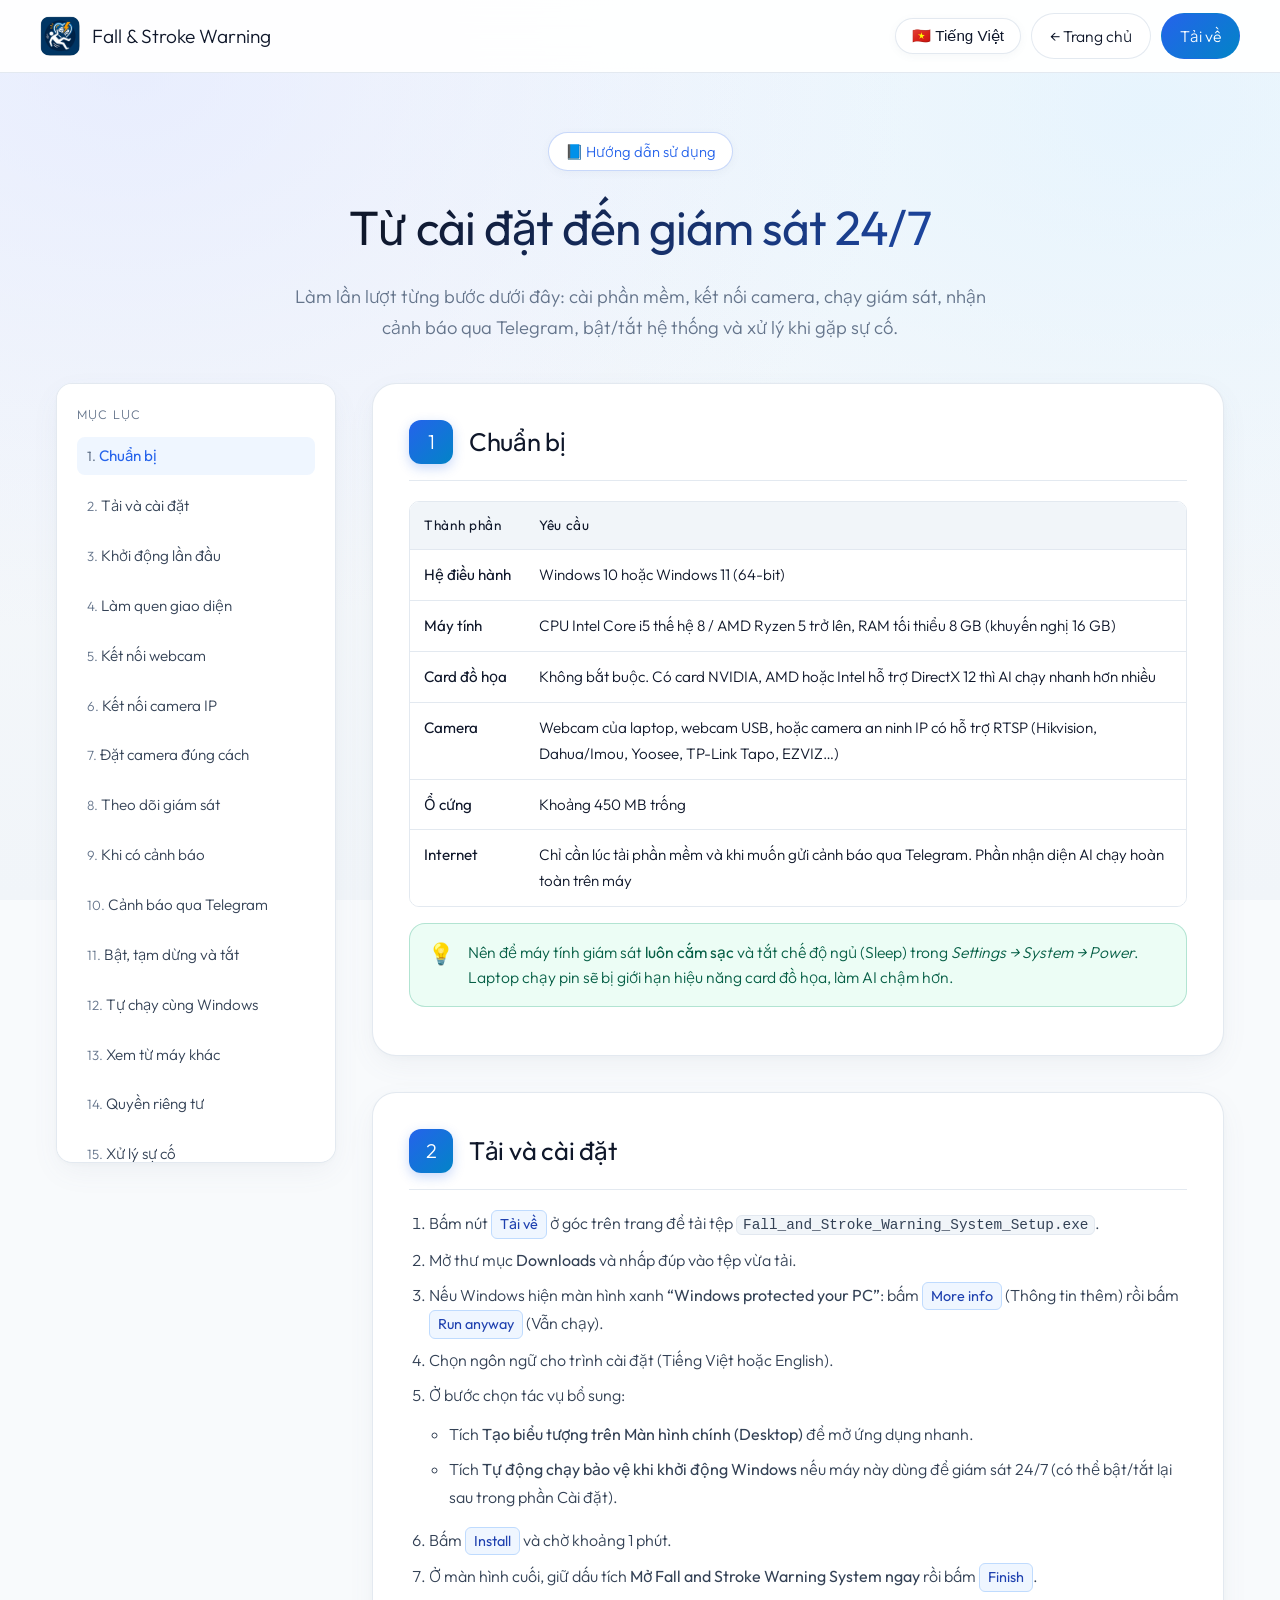
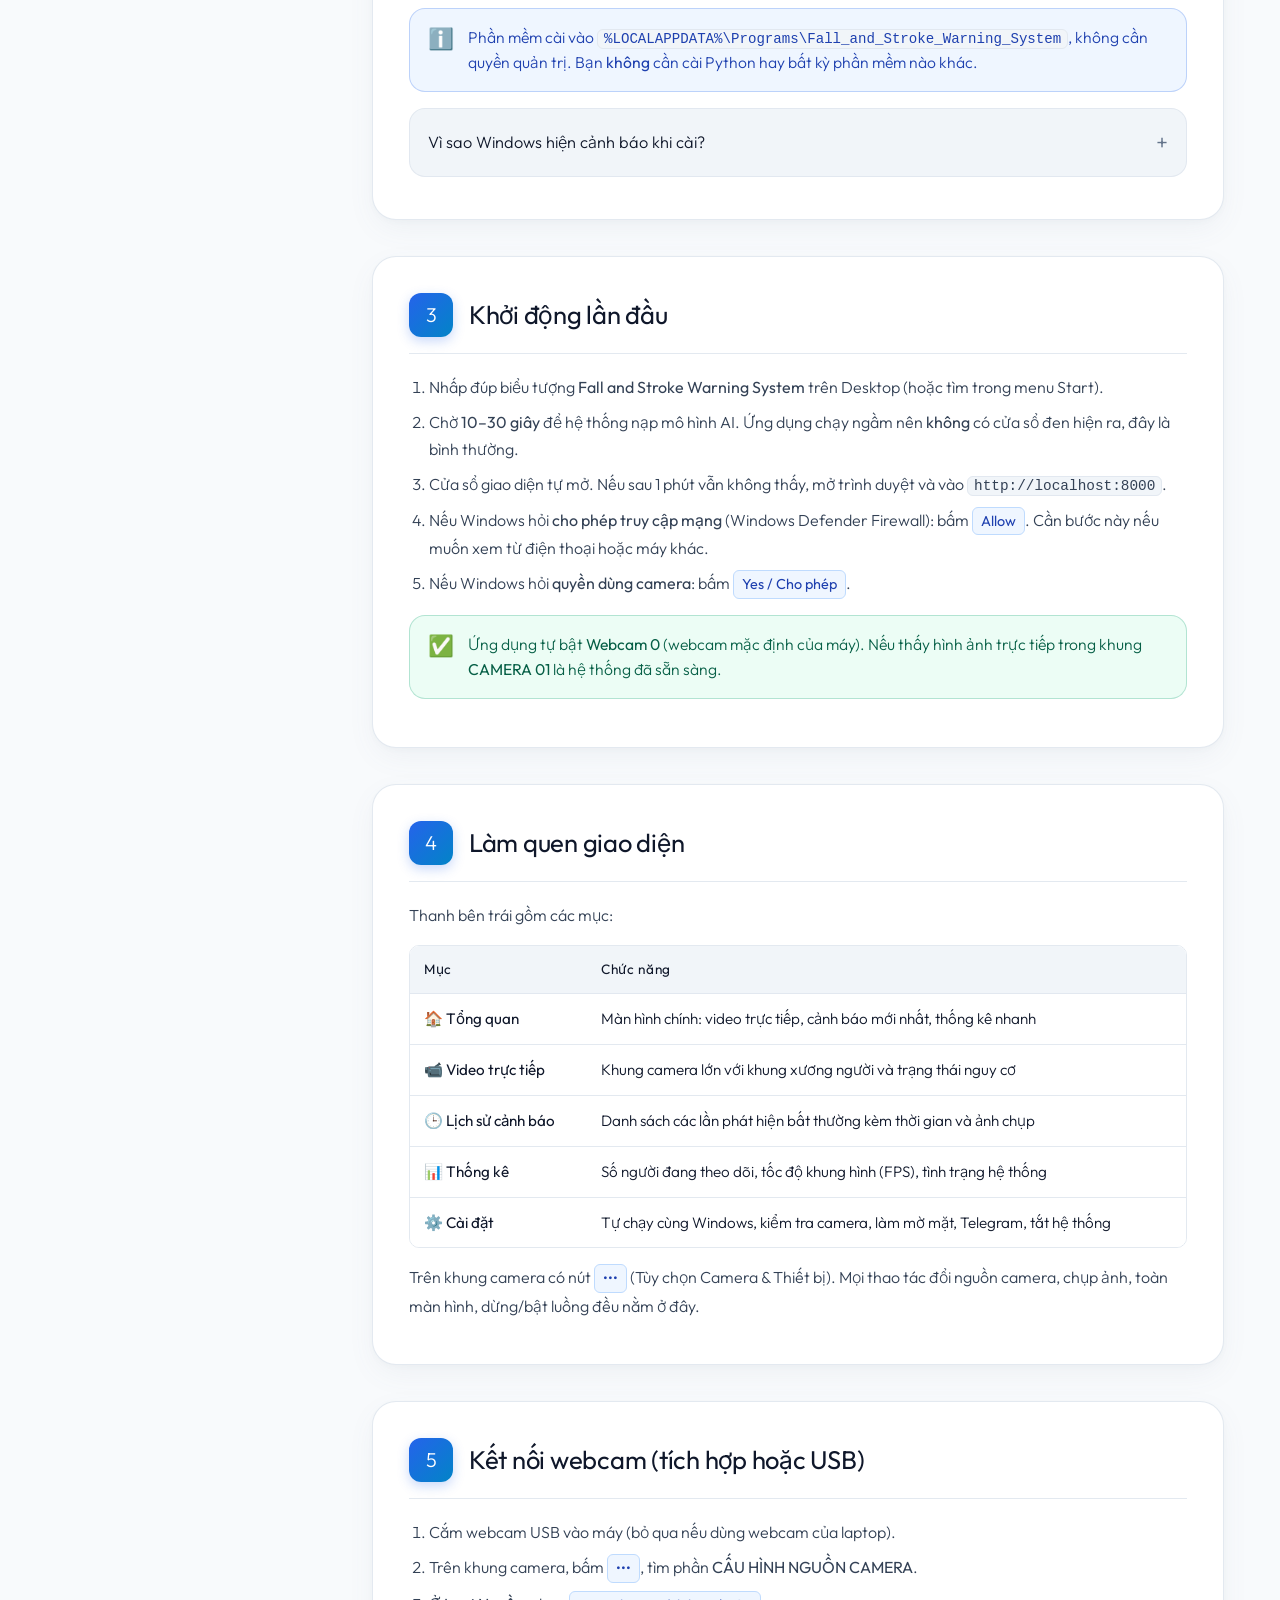
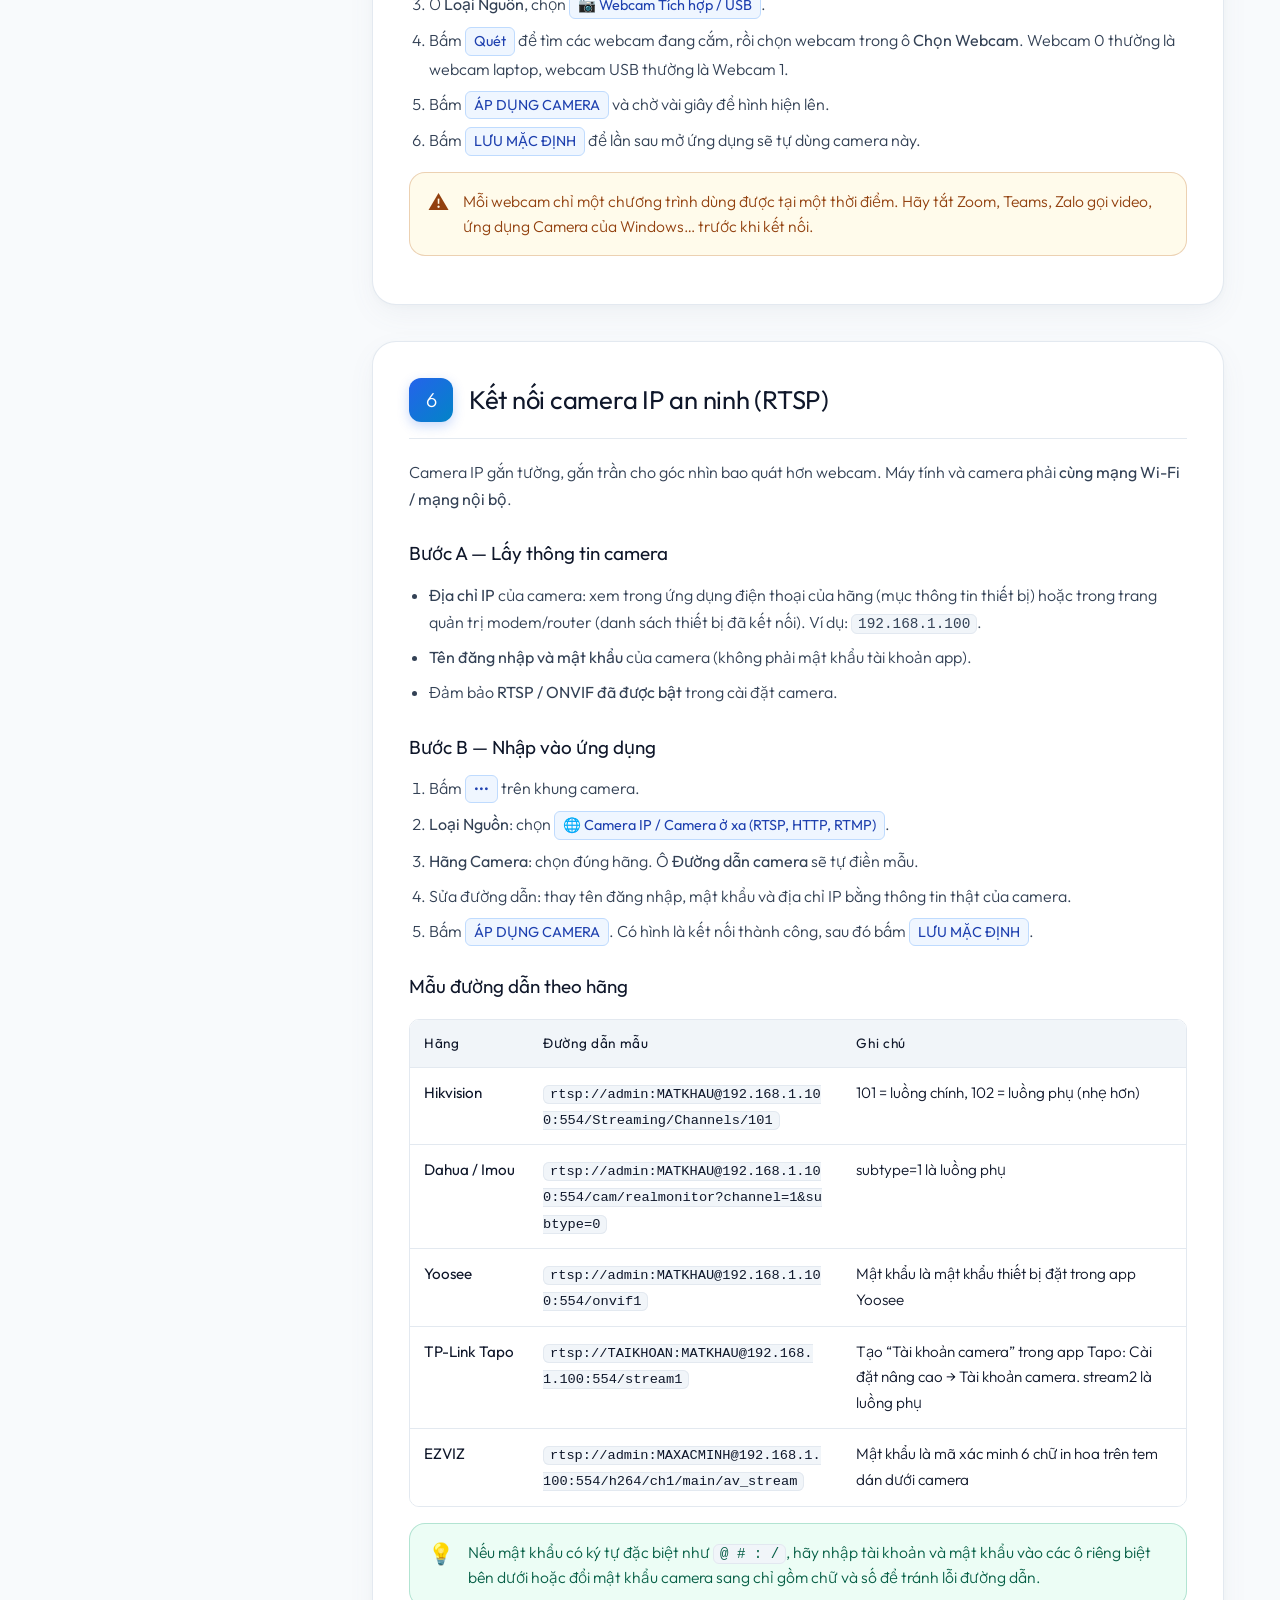
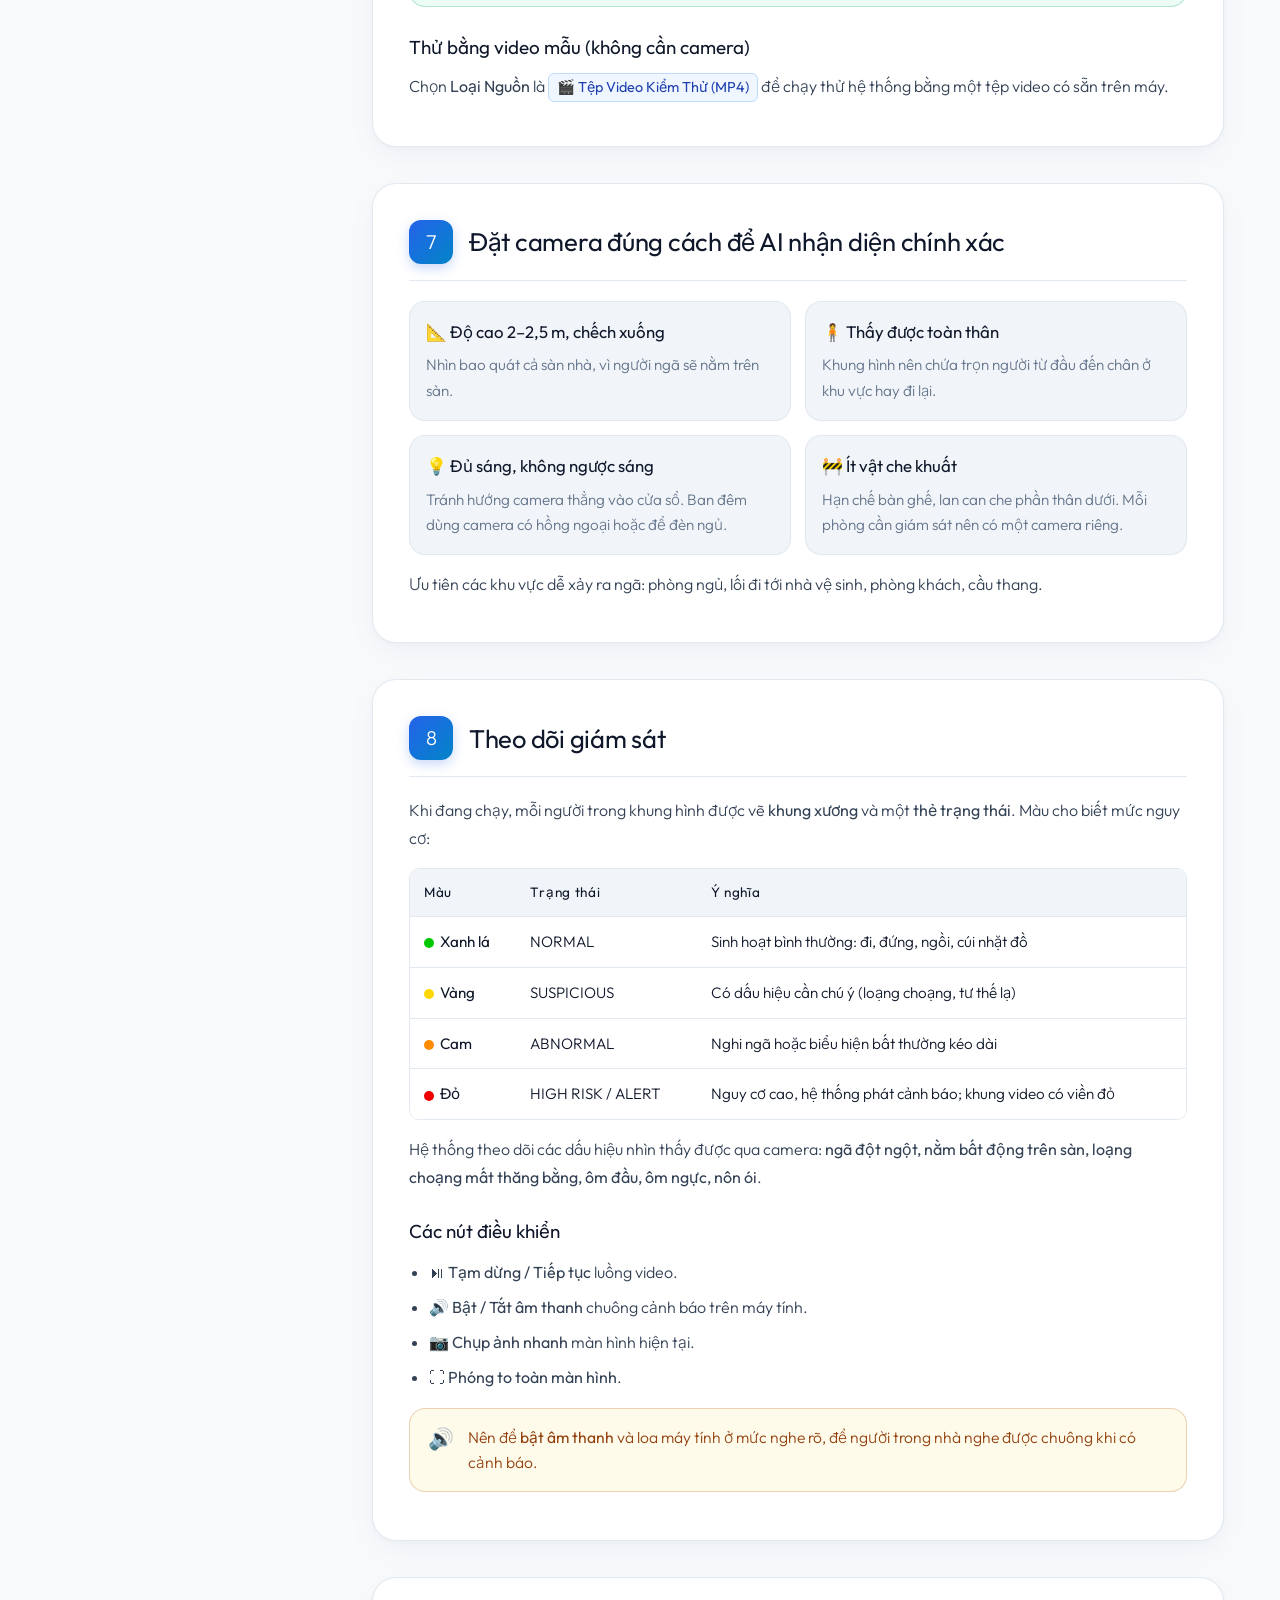
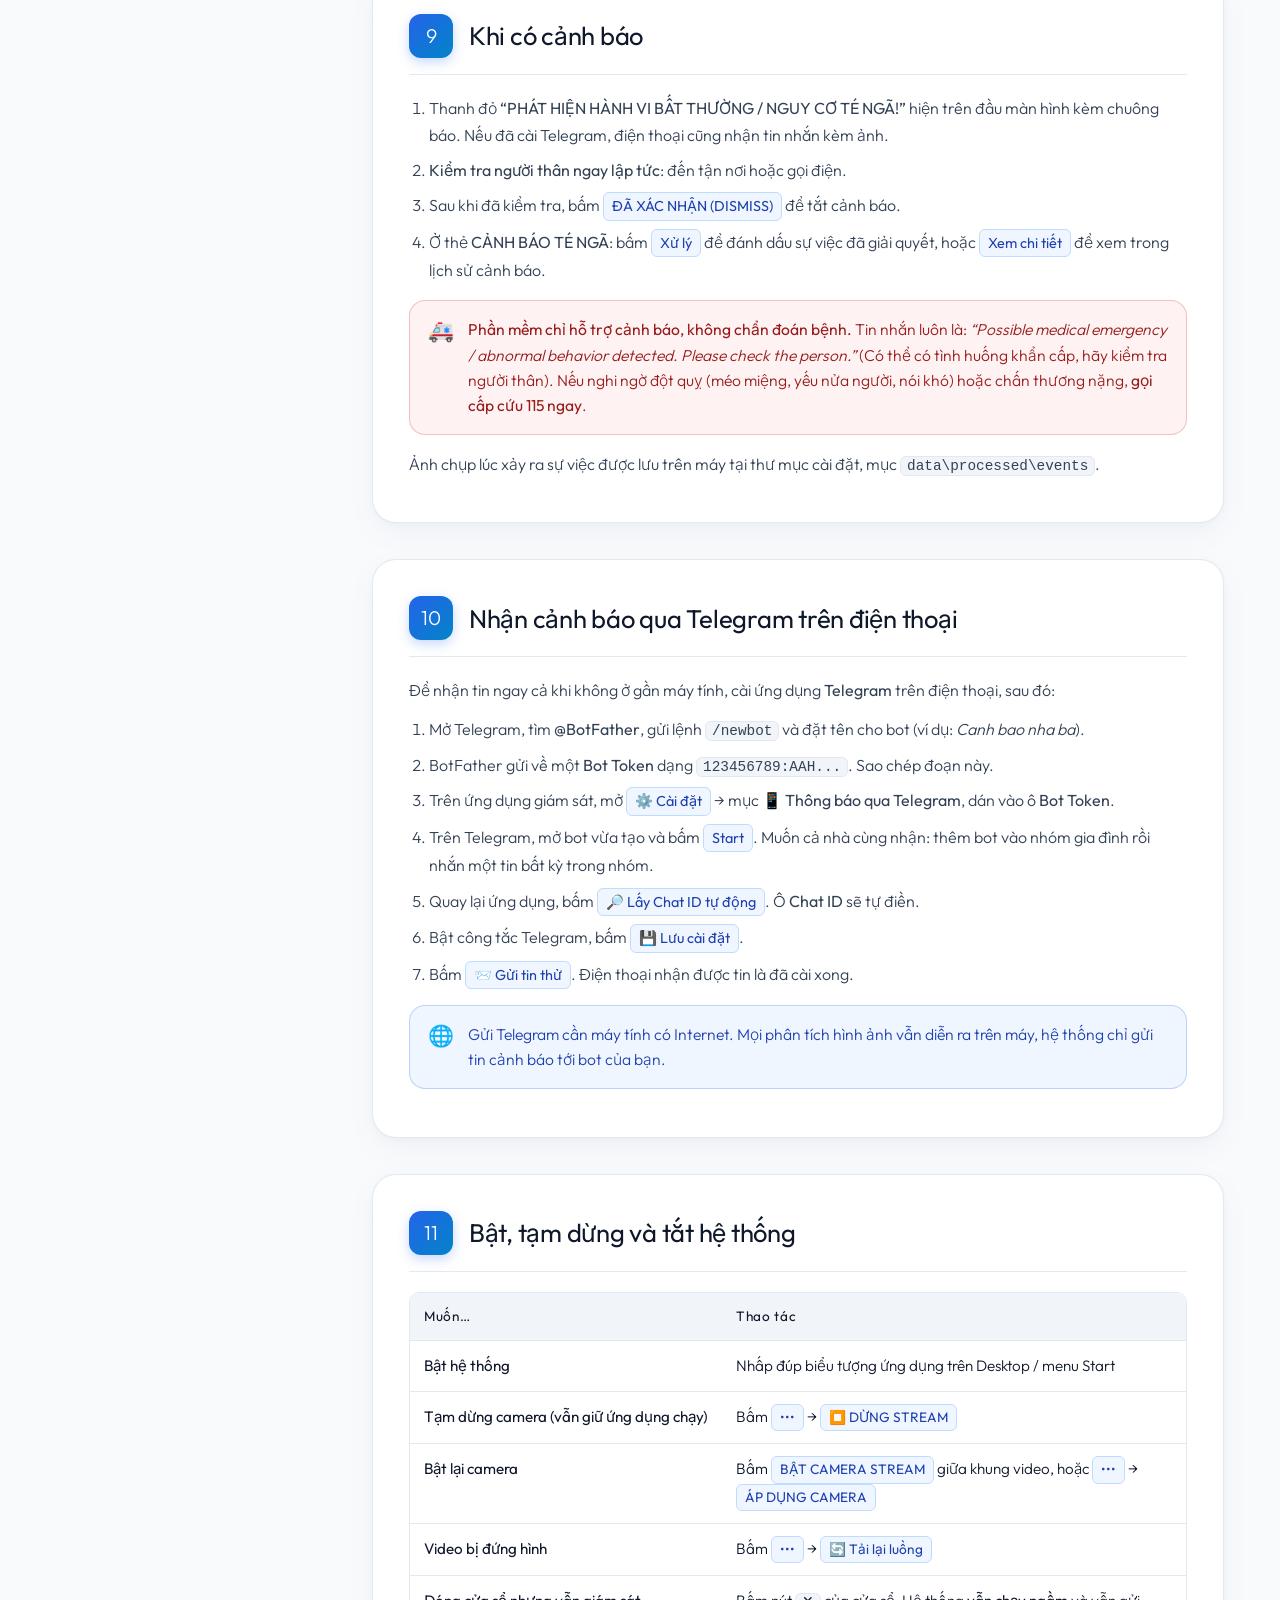
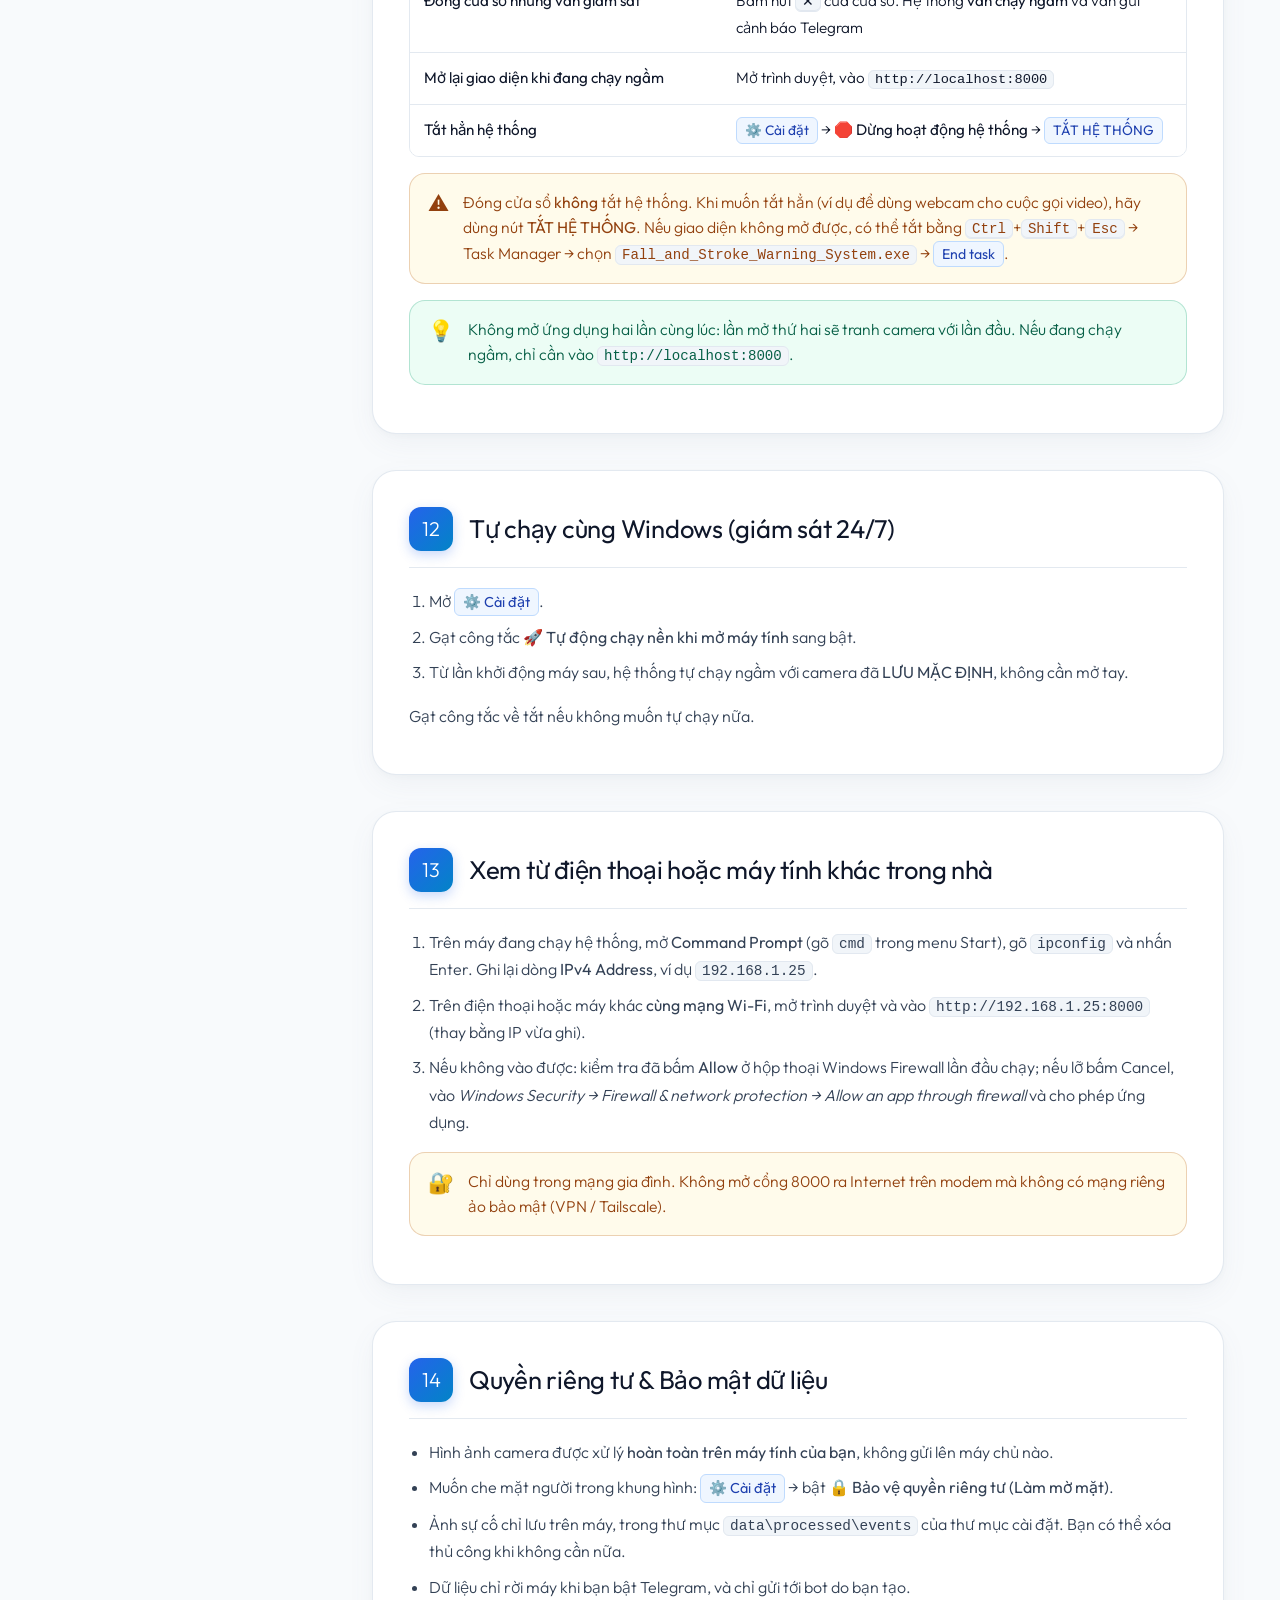
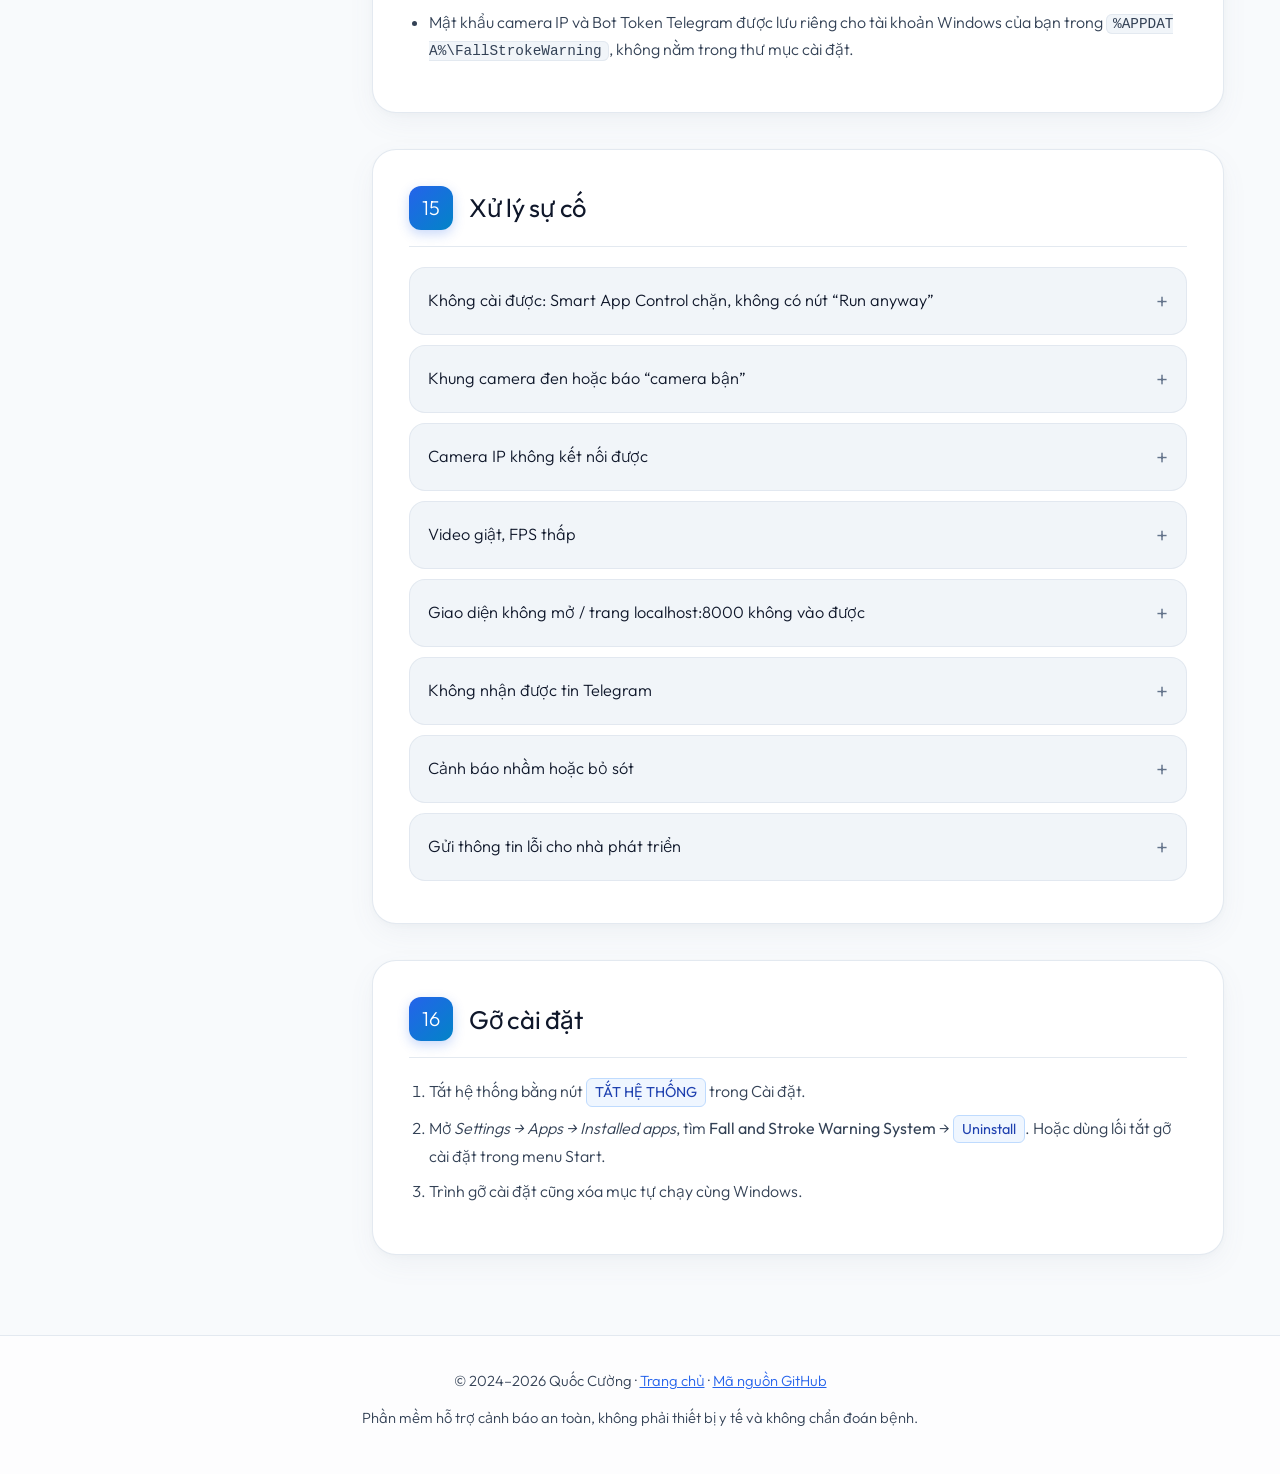
<file: frontend/huong-dan.html>
<!DOCTYPE html>
<html lang="vi">
<head>
  <meta charset="UTF-8">
  <meta name="viewport" content="width=device-width, initial-scale=1.0">
  <title>Hướng Dẫn Sử Dụng / User Guide — Fall & Stroke Warning System</title>
  <meta name="description" content="Hướng dẫn chi tiết từ A đến Z: cài đặt, kết nối webcam và camera IP, chạy giám sát, nhận cảnh báo Telegram, bật tắt và xử lý sự cố cho Hệ thống Cảnh báo Ngã & Đột quỵ. Complete step-by-step user guide for Fall & Stroke Warning System.">
  <link rel="preconnect" href="https://fonts.googleapis.com">
  <link rel="preconnect" href="https://fonts.gstatic.com" crossorigin>
  <link href="https://fonts.googleapis.com/css2?family=Inter:wght@400;500;600;700&family=Outfit:wght@400;500;600;700&display=swap" rel="stylesheet">
  <link rel="icon" type="image/png" href="logo.png">

  <style>
    :root {
      --primary: #2563eb;
      --primary-hover: #1d4ed8;
      --primary-light: #eff6ff;
      --accent-cyan: #0284c7;
      --bg-page: #f8fafc;
      --bg-card: #ffffff;
      --bg-surface: #f1f5f9;
      --border-subtle: rgba(226, 232, 240, 0.95);
      --text: #0f172a;
      --text-secondary: #334155;
      --text-muted: #64748b;
      --green: #059669;
      --green-bg: #ecfdf5;
      --amber: #b45309;
      --amber-bg: #fffbeb;
      --red: #dc2626;
      --red-bg: #fef2f2;
      --radius-sm: 10px;
      --radius-md: 16px;
      --radius-lg: 24px;
      --radius-pill: 9999px;
      --shadow-sm: 0 2px 8px rgba(100, 116, 139, 0.06);
      --shadow-card: 0 10px 30px -4px rgba(100, 116, 139, 0.08), 0 2px 6px -1px rgba(100, 116, 139, 0.04);
    }

    *, *::before, *::after { margin: 0; padding: 0; box-sizing: border-box; }
    html { scroll-behavior: smooth; scroll-padding-top: 92px; }
    body {
      font-family: 'Outfit', 'Inter', -apple-system, BlinkMacSystemFont, 'Segoe UI', Roboto, sans-serif;
      font-weight: 300;
      background-color: var(--bg-page);
      background-image:
        radial-gradient(at 10% 8%, rgba(224, 231, 255, 0.65) 0px, transparent 48%),
        radial-gradient(at 90% 12%, rgba(224, 242, 254, 0.7) 0px, transparent 48%),
        linear-gradient(180deg, #f8fafc 0%, #f1f5f9 100%);
      background-attachment: fixed;
      color: var(--text);
      line-height: 1.7;
      overflow-x: hidden;
    }
    h1, h2, h3, h4, strong, b { font-weight: 400; }
    a { color: var(--primary); }
    code, kbd {
      font-family: 'Cascadia Code', Consolas, 'Courier New', monospace;
      font-size: 0.9em;
      background: var(--bg-surface);
      border: 1px solid var(--border-subtle);
      border-radius: 6px;
      padding: 1px 6px;
      word-break: break-all;
    }
    kbd { box-shadow: inset 0 -1px 0 var(--border-subtle); white-space: nowrap; }

    /* Multi-language Visibility */
    [data-lang="en"] .vi { display: none !important; }
    [data-lang="vi"] .en { display: none !important; }

    /* Language Switcher Button */
    .lang-btn {
      background: #ffffff;
      border: 1px solid var(--border-subtle);
      padding: 8px 16px;
      border-radius: var(--radius-pill);
      cursor: pointer;
      font-size: 0.95rem;
      color: var(--text);
      font-weight: 400;
      display: inline-flex;
      align-items: center;
      gap: 6px;
      box-shadow: var(--shadow-sm);
      transition: all 0.25s cubic-bezier(0.34, 1.56, 0.64, 1);
    }
    .lang-btn:hover {
      border-color: var(--primary);
      color: var(--primary);
      background: var(--primary-light);
      transform: translateY(-2px) scale(1.04);
      box-shadow: 0 6px 16px rgba(37, 99, 235, 0.15);
    }
    .lang-btn:active {
      transform: translateY(0) scale(0.96);
    }

    /* NAV */
    nav {
      position: fixed; top: 0; left: 0; right: 0; z-index: 100;
      background: rgba(255, 255, 255, 0.92);
      backdrop-filter: blur(20px);
      border-bottom: 1px solid var(--border-subtle);
      padding: 0 16px;
    }
    .nav-inner {
      max-width: 1200px; margin: 0 auto; height: 72px;
      display: flex; align-items: center; justify-content: space-between; gap: 12px;
    }
    .nav-brand {
      display: flex; align-items: center; gap: 12px;
      text-decoration: none; color: var(--text); font-size: 1.2rem; min-width: 0;
    }
    .nav-brand img { width: 40px; height: 40px; border-radius: 10px; flex-shrink: 0; }
    .nav-brand span { white-space: nowrap; overflow: hidden; text-overflow: ellipsis; }
    .nav-actions { display: flex; align-items: center; gap: 10px; flex-shrink: 0; }
    .nav-btn {
      display: inline-flex; align-items: center; gap: 8px;
      padding: 9px 18px; border-radius: var(--radius-pill);
      text-decoration: none; font-size: 0.98rem;
      border: 1px solid var(--border-subtle); background: #fff; color: var(--text);
      transition: all 0.2s ease;
    }
    .nav-btn:hover { border-color: var(--primary); color: var(--primary); background: var(--primary-light); }
    .nav-btn.primary { background: linear-gradient(135deg, #2563eb 0%, #0284c7 100%); color: #fff; border-color: transparent; }
    .nav-btn.primary:hover { color: #fff; filter: brightness(1.08); }

    /* HERO */
    .hero { padding: 132px 16px 40px; text-align: center; }
    .hero-badge {
      display: inline-flex; align-items: center; gap: 8px;
      padding: 6px 16px; border-radius: var(--radius-pill);
      font-size: 0.92rem; color: var(--primary);
      background: #fff; border: 1px solid rgba(37, 99, 235, 0.25);
      margin-bottom: 16px; box-shadow: var(--shadow-sm);
    }
    .hero h1 {
      font-size: clamp(2rem, 4vw, 3rem);
      letter-spacing: -0.02em; margin-bottom: 12px;
      background: linear-gradient(135deg, #0f172a 30%, #2563eb 100%);
      -webkit-background-clip: text; -webkit-text-fill-color: transparent;
    }
    .hero p { max-width: 720px; margin: 0 auto; color: var(--text-muted); font-size: 1.15rem; }

    /* LAYOUT: TOC + CONTENT */
    .layout {
      max-width: 1200px; margin: 0 auto 80px; padding: 0 16px;
      display: grid; grid-template-columns: 280px minmax(0, 1fr); gap: 36px;
      align-items: start;
    }

    /* TOC */
    .toc {
      position: sticky; top: 96px;
      background: #fff; border: 1px solid var(--border-subtle);
      border-radius: var(--radius-md); padding: 20px;
      box-shadow: var(--shadow-card);
      max-height: calc(100vh - 120px); overflow-y: auto;
    }
    .toc-title {
      font-size: 0.78rem; letter-spacing: 0.1em; color: var(--text-muted);
      margin-bottom: 12px;
    }
    .toc ol { list-style: none; counter-reset: toc-step; display: flex; flex-direction: column; gap: 4px; }
    .toc li { counter-increment: toc-step; font-size: 0.95rem; }
    .toc a {
      display: block; padding: 6px 10px; border-radius: 8px;
      color: var(--text-secondary); text-decoration: none;
      transition: all 0.15s ease;
    }
    .toc a::before {
      content: counter(toc-step) ". ";
      color: var(--text-muted); font-size: 0.88em;
    }
    .toc a:hover { background: var(--primary-light); color: var(--primary); }
    .toc a.active { background: var(--primary-light); color: var(--primary); font-weight: 400; }

    /* MAIN CONTENT */
    main { display: flex; flex-direction: column; gap: 36px; min-width: 0; }

    section.step {
      background: var(--bg-card);
      border: 1px solid var(--border-subtle);
      border-radius: var(--radius-lg);
      padding: 36px 36px 32px;
      box-shadow: var(--shadow-card);
    }
    .step-head {
      display: flex; align-items: center; gap: 16px;
      margin-bottom: 20px; padding-bottom: 16px;
      border-bottom: 1px solid var(--border-subtle);
    }
    .step-num {
      width: 44px; height: 44px; border-radius: 12px;
      background: linear-gradient(135deg, #2563eb 0%, #0284c7 100%);
      color: #fff; display: inline-flex; align-items: center; justify-content: center;
      font-size: 1.25rem; flex-shrink: 0; box-shadow: 0 4px 12px rgba(37, 99, 235, 0.25);
    }
    .step-head h2 { font-size: 1.6rem; letter-spacing: -0.01em; color: var(--text); }

    h3 { font-size: 1.18rem; margin: 24px 0 10px; color: var(--text); }
    p { margin-bottom: 12px; color: var(--text-secondary); }
    ul, ol.steps { margin: 12px 0 16px 20px; color: var(--text-secondary); }
    li { margin-bottom: 8px; }

    /* UI pill */
    .ui {
      display: inline-block;
      background: #eff6ff; color: #1e40af;
      border: 1px solid #bfdbfe;
      border-radius: 6px; padding: 1px 8px;
      font-size: 0.9em; font-weight: 400;
      white-space: nowrap;
    }

    /* Callout */
    .callout {
      display: flex; gap: 14px;
      padding: 16px 18px; border-radius: var(--radius-md);
      margin: 16px 0; font-size: 0.98rem; line-height: 1.6;
    }
    .callout .ico { font-size: 1.3rem; flex-shrink: 0; line-height: 1.3; }
    .callout.tip { background: var(--green-bg); border: 1px solid rgba(5, 150, 105, 0.25); color: #065f46; }
    .callout.info { background: var(--primary-light); border: 1px solid rgba(37, 99, 235, 0.25); color: #1e40af; }
    .callout.warn { background: var(--amber-bg); border: 1px solid rgba(180, 83, 9, 0.25); color: #92400e; }
    .callout.danger { background: var(--red-bg); border: 1px solid rgba(220, 38, 38, 0.25); color: #991b1b; }

    /* Tables */
    .table-wrap { overflow-x: auto; margin: 16px 0; border-radius: var(--radius-sm); border: 1px solid var(--border-subtle); }
    table { width: 100%; border-collapse: collapse; font-size: 0.95rem; background: #fff; }
    th, td { padding: 12px 14px; text-align: left; vertical-align: top; border-bottom: 1px solid var(--border-subtle); }
    th { background: var(--bg-surface); color: var(--text); font-weight: 400; font-size: 0.85rem; letter-spacing: 0.05em; }
    tr:last-child td { border-bottom: none; }
    td:first-child { color: var(--text); font-weight: 400; white-space: nowrap; }

    /* Grid mini cards */
    .grid-2 { display: grid; grid-template-columns: repeat(2, minmax(0, 1fr)); gap: 14px; margin: 16px 0; }
    .mini-card {
      background: var(--bg-surface); border: 1px solid var(--border-subtle);
      border-radius: var(--radius-md); padding: 16px;
    }
    .mini-card h4 { font-size: 1.05rem; margin-bottom: 6px; color: var(--text); }
    .mini-card p { font-size: 0.95rem; margin-bottom: 0; color: var(--text-muted); }

    /* Status dot */
    .state-dot {
      display: inline-block; width: 10px; height: 10px;
      border-radius: 50%; margin-right: 6px; vertical-align: middle;
    }

    /* Details */
    details {
      background: var(--bg-surface); border: 1px solid var(--border-subtle);
      border-radius: var(--radius-md); padding: 14px 18px; margin: 10px 0;
      transition: all 0.2s ease;
    }
    details[open] { background: #fff; }
    summary {
      cursor: pointer; font-size: 1.02rem; color: var(--text);
      user-select: none; list-style: none;
      display: flex; align-items: center; justify-content: space-between;
    }
    summary::-webkit-details-marker { display: none; }
    summary::after { content: "+"; font-size: 1.4rem; color: var(--text-muted); transition: transform 0.2s; }
    details[open] summary::after { content: "−"; }
    details > :not(summary) { margin-top: 12px; }

    /* FOOTER */
    footer {
      border-top: 1px solid var(--border-subtle);
      padding: 32px 16px; text-align: center;
      color: var(--text-muted); font-size: 0.92rem;
      background: rgba(255, 255, 255, 0.7);
    }

    /* RESPONSIVE */
    @media (max-width: 900px) {
      .layout { grid-template-columns: 1fr; }
      .toc { display: none; }
      section.step { padding: 28px 22px; }
    }
    @media (max-width: 600px) {
      .nav-brand span { display: none; }
      .nav-btn, .lang-btn { padding: 8px 12px; font-size: 0.88rem; }
      .hero { padding-top: 112px; }
      section.step { padding: 24px 18px; border-radius: var(--radius-md); }
      .step-head h2 { font-size: 1.32rem; }
      .grid-2 { grid-template-columns: minmax(0, 1fr); }
      .ui, kbd { white-space: normal; }
    }
  </style>
</head>
<body data-lang="vi">

<nav>
  <div class="nav-inner">
    <a href="index.html" class="nav-brand">
      <img src="logo.png" alt="Logo Fall and Stroke Warning System">
      <span>Fall & Stroke Warning</span>
    </a>
    <div class="nav-actions">
      <button class="lang-btn" onclick="toggleLang()" title="Đổi ngôn ngữ Tiếng Việt / English">
        <span class="vi">🇻🇳 Tiếng Việt</span>
        <span class="en">🇬🇧 English</span>
      </button>
      <a href="index.html" class="nav-btn">
        <span class="vi">← Trang chủ</span>
        <span class="en">← Home</span>
      </a>
      <a href="https://github.com/QuocCuong66/elderly-ai-installer/releases/latest/download/Fall_and_Stroke_Warning_System_Setup.exe" class="nav-btn primary">
        <span class="vi">Tải về</span>
        <span class="en">Download</span>
      </a>
    </div>
  </div>
</nav>

<header class="hero">
  <span class="hero-badge">
    <span class="vi">📘 Hướng dẫn sử dụng</span>
    <span class="en">📘 User Guide</span>
  </span>
  <h1>
    <span class="vi">Từ cài đặt đến giám sát 24/7</span>
    <span class="en">From Setup to 24/7 Surveillance</span>
  </h1>
  <p>
    <span class="vi">Làm lần lượt từng bước dưới đây: cài phần mềm, kết nối camera, chạy giám sát, nhận cảnh báo qua Telegram, bật/tắt hệ thống và xử lý khi gặp sự cố.</span>
    <span class="en">Follow the step-by-step instructions below: install software, connect cameras, run surveillance, receive Telegram alerts, manage startup/shutdown, and troubleshoot issues.</span>
  </p>
</header>

<div class="layout">
  <aside class="toc" aria-label="Mục lục / Table of Contents">
    <div class="toc-title">
      <span class="vi">MỤC LỤC</span>
      <span class="en">TABLE OF CONTENTS</span>
    </div>
    <ol>
      <li><a href="#chuan-bi"><span class="vi">Chuẩn bị</span><span class="en">Preparation</span></a></li>
      <li><a href="#cai-dat"><span class="vi">Tải và cài đặt</span><span class="en">Download & Install</span></a></li>
      <li><a href="#khoi-dong"><span class="vi">Khởi động lần đầu</span><span class="en">First Launch</span></a></li>
      <li><a href="#giao-dien"><span class="vi">Làm quen giao diện</span><span class="en">Interface Overview</span></a></li>
      <li><a href="#webcam"><span class="vi">Kết nối webcam</span><span class="en">Connect Webcam</span></a></li>
      <li><a href="#camera-ip"><span class="vi">Kết nối camera IP</span><span class="en">Connect IP Camera</span></a></li>
      <li><a href="#lap-dat"><span class="vi">Đặt camera đúng cách</span><span class="en">Camera Placement</span></a></li>
      <li><a href="#giam-sat"><span class="vi">Theo dõi giám sát</span><span class="en">Live Monitoring</span></a></li>
      <li><a href="#canh-bao"><span class="vi">Khi có cảnh báo</span><span class="en">When Alert Triggers</span></a></li>
      <li><a href="#telegram"><span class="vi">Cảnh báo qua Telegram</span><span class="en">Telegram Notifications</span></a></li>
      <li><a href="#bat-tat"><span class="vi">Bật, tạm dừng và tắt</span><span class="en">Start, Pause & Shutdown</span></a></li>
      <li><a href="#tu-dong"><span class="vi">Tự chạy cùng Windows</span><span class="en">Autostart with Windows</span></a></li>
      <li><a href="#may-khac"><span class="vi">Xem từ máy khác</span><span class="en">LAN Remote Access</span></a></li>
      <li><a href="#rieng-tu"><span class="vi">Quyền riêng tư</span><span class="en">Privacy & Security</span></a></li>
      <li><a href="#su-co"><span class="vi">Xử lý sự cố</span><span class="en">Troubleshooting</span></a></li>
      <li><a href="#go-cai-dat"><span class="vi">Gỡ cài đặt</span><span class="en">Uninstallation</span></a></li>
    </ol>
  </aside>

  <main>

    <!-- 1 -->
    <section class="step" id="chuan-bi">
      <div class="step-head">
        <span class="step-num">1</span>
        <h2>
          <span class="vi">Chuẩn bị</span>
          <span class="en">Preparation</span>
        </h2>
      </div>
      <div class="table-wrap">
        <table>
          <tr>
            <th><span class="vi">Thành phần</span><span class="en">Component</span></th>
            <th><span class="vi">Yêu cầu</span><span class="en">Requirement</span></th>
          </tr>
          <tr>
            <td><span class="vi">Hệ điều hành</span><span class="en">Operating System</span></td>
            <td><span class="vi">Windows 10 hoặc Windows 11 (64-bit)</span><span class="en">Windows 10 or Windows 11 (64-bit)</span></td>
          </tr>
          <tr>
            <td><span class="vi">Máy tính</span><span class="en">Hardware</span></td>
            <td>
              <span class="vi">CPU Intel Core i5 thế hệ 8 / AMD Ryzen 5 trở lên, RAM tối thiểu 8 GB (khuyến nghị 16 GB)</span>
              <span class="en">Intel Core i5 8th Gen / AMD Ryzen 5 or newer, minimum 8 GB RAM (16 GB recommended)</span>
            </td>
          </tr>
          <tr>
            <td><span class="vi">Card đồ họa</span><span class="en">Graphics (GPU)</span></td>
            <td>
              <span class="vi">Không bắt buộc. Có card NVIDIA, AMD hoặc Intel hỗ trợ DirectX 12 thì AI chạy nhanh hơn nhiều</span>
              <span class="en">Optional. NVIDIA, AMD, or Intel GPU with DirectX 12 support significantly accelerates AI inference</span>
            </td>
          </tr>
          <tr>
            <td><span class="vi">Camera</span><span class="en">Camera</span></td>
            <td>
              <span class="vi">Webcam của laptop, webcam USB, hoặc camera an ninh IP có hỗ trợ RTSP (Hikvision, Dahua/Imou, Yoosee, TP-Link Tapo, EZVIZ…)</span>
              <span class="en">Laptop built-in webcam, USB webcam, or RTSP IP security camera (Hikvision, Dahua/Imou, Yoosee, TP-Link Tapo, EZVIZ, etc.)</span>
            </td>
          </tr>
          <tr>
            <td><span class="vi">Ổ cứng</span><span class="en">Disk Space</span></td>
            <td><span class="vi">Khoảng 450 MB trống</span><span class="en">~450 MB free disk space</span></td>
          </tr>
          <tr>
            <td><span class="vi">Internet</span><span class="en">Internet Connection</span></td>
            <td>
              <span class="vi">Chỉ cần lúc tải phần mềm và khi muốn gửi cảnh báo qua Telegram. Phần nhận diện AI chạy hoàn toàn trên máy</span>
              <span class="en">Only required to download the software and send Telegram notifications. AI inference runs 100% locally on-device</span>
            </td>
          </tr>
        </table>
      </div>
      <div class="callout tip">
        <span class="ico">💡</span>
        <div>
          <span class="vi">Nên để máy tính giám sát <b>luôn cắm sạc</b> và tắt chế độ ngủ (Sleep) trong <i>Settings → System → Power</i>. Laptop chạy pin sẽ bị giới hạn hiệu năng card đồ họa, làm AI chậm hơn.</span>
          <span class="en">Keep the host computer <b>always plugged in</b> and disable Sleep mode in <i>Windows Settings → System → Power</i>. Battery mode throttles GPU performance and slows down AI.</span>
        </div>
      </div>
    </section>

    <!-- 2 -->
    <section class="step" id="cai-dat">
      <div class="step-head">
        <span class="step-num">2</span>
        <h2>
          <span class="vi">Tải và cài đặt</span>
          <span class="en">Download & Install</span>
        </h2>
      </div>
      <ol class="steps">
        <li>
          <span class="vi">Bấm nút <span class="ui">Tải về</span> ở góc trên trang để tải tệp <code>Fall_and_Stroke_Warning_System_Setup.exe</code>.</span>
          <span class="en">Click the <span class="ui">Download</span> button in the top navigation to download <code>Fall_and_Stroke_Warning_System_Setup.exe</code>.</span>
        </li>
        <li>
          <span class="vi">Mở thư mục <b>Downloads</b> và nhấp đúp vào tệp vừa tải.</span>
          <span class="en">Open your <b>Downloads</b> folder and double-click the installer file.</span>
        </li>
        <li>
          <span class="vi">Nếu Windows hiện màn hình xanh <b>“Windows protected your PC”</b>: bấm <span class="ui">More info</span> (Thông tin thêm) rồi bấm <span class="ui">Run anyway</span> (Vẫn chạy).</span>
          <span class="en">If Windows displays <b>"Windows protected your PC"</b>: click <span class="ui">More info</span> then click <span class="ui">Run anyway</span>.</span>
        </li>
        <li>
          <span class="vi">Chọn ngôn ngữ cho trình cài đặt (Tiếng Việt hoặc English).</span>
          <span class="en">Choose your installer language (Tiếng Việt or English).</span>
        </li>
        <li>
          <span class="vi">Ở bước chọn tác vụ bổ sung:</span>
          <span class="en">In the additional tasks step:</span>
          <ul>
            <li>
              <span class="vi">Tích <b>Tạo biểu tượng trên Màn hình chính (Desktop)</b> để mở ứng dụng nhanh.</span>
              <span class="en">Check <b>Create a desktop shortcut</b> for quick access.</span>
            </li>
            <li>
              <span class="vi">Tích <b>Tự động chạy bảo vệ khi khởi động Windows</b> nếu máy này dùng để giám sát 24/7 (có thể bật/tắt lại sau trong phần Cài đặt).</span>
              <span class="en">Check <b>Autostart protection when Windows boots</b> for continuous 24/7 surveillance (can also be toggled in Settings later).</span>
            </li>
          </ul>
        </li>
        <li>
          <span class="vi">Bấm <span class="ui">Install</span> và chờ khoảng 1 phút.</span>
          <span class="en">Click <span class="ui">Install</span> and wait about 1 minute.</span>
        </li>
        <li>
          <span class="vi">Ở màn hình cuối, giữ dấu tích <b>Mở Fall and Stroke Warning System ngay</b> rồi bấm <span class="ui">Finish</span>.</span>
          <span class="en">On the final screen, keep <b>Launch Fall and Stroke Warning System</b> checked and click <span class="ui">Finish</span>.</span>
        </li>
      </ol>
      <div class="callout info">
        <span class="ico">ℹ️</span>
        <div>
          <span class="vi">Phần mềm cài vào <code>%LOCALAPPDATA%\Programs\Fall_and_Stroke_Warning_System</code>, không cần quyền quản trị. Bạn <b>không</b> cần cài Python hay bất kỳ phần mềm nào khác.</span>
          <span class="en">The software installs to <code>%LOCALAPPDATA%\Programs\Fall_and_Stroke_Warning_System</code> without requiring administrative rights. You do <b>not</b> need to install Python or any extra dependencies.</span>
        </div>
      </div>
      <details>
        <summary>
          <span class="vi">Vì sao Windows hiện cảnh báo khi cài?</span>
          <span class="en">Why does Windows show a security warning during install?</span>
        </summary>
        <p>
          <span class="vi">Phần mềm mã nguồn mở này chưa có chữ ký số doanh nghiệp, nên Windows SmartScreen cảnh báo với mọi tệp tải từ Internet chưa đủ “uy tín”. Đây không phải dấu hiệu virus. Nếu máy dùng <b>Smart App Control</b> (Windows 11 cài mới) và không có nút <i>Run anyway</i>, xem mục <a href="#su-co">Xử lý sự cố</a>.</span>
          <span class="en">This open-source software is independently built without expensive enterprise code-signing certificates, so Windows SmartScreen displays a precautionary note for newly downloaded files. This is not a virus. If your system runs <b>Smart App Control</b> (clean Windows 11 installs) and lacks a <i>Run anyway</i> button, see the <a href="#su-co">Troubleshooting</a> section.</span>
        </p>
      </details>
    </section>

    <!-- 3 -->
    <section class="step" id="khoi-dong">
      <div class="step-head">
        <span class="step-num">3</span>
        <h2>
          <span class="vi">Khởi động lần đầu</span>
          <span class="en">First Launch</span>
        </h2>
      </div>
      <ol class="steps">
        <li>
          <span class="vi">Nhấp đúp biểu tượng <b>Fall and Stroke Warning System</b> trên Desktop (hoặc tìm trong menu Start).</span>
          <span class="en">Double-click the <b>Fall and Stroke Warning System</b> shortcut on Desktop (or launch from Start menu).</span>
        </li>
        <li>
          <span class="vi">Chờ <b>10–30 giây</b> để hệ thống nạp mô hình AI. Ứng dụng chạy ngầm nên <b>không</b> có cửa sổ đen hiện ra, đây là bình thường.</span>
          <span class="en">Wait <b>10–30 seconds</b> for AI models to initialize in memory. The process runs quietly in the background with <b>no</b> command prompt popups.</span>
        </li>
        <li>
          <span class="vi">Cửa sổ giao diện tự mở. Nếu sau 1 phút vẫn không thấy, mở trình duyệt và vào <code>http://localhost:8000</code>.</span>
          <span class="en">The dashboard window opens automatically. If not shown after 1 minute, open any browser and visit <code>http://localhost:8000</code>.</span>
        </li>
        <li>
          <span class="vi">Nếu Windows hỏi <b>cho phép truy cập mạng</b> (Windows Defender Firewall): bấm <span class="ui">Allow</span>. Cần bước này nếu muốn xem từ điện thoại hoặc máy khác.</span>
          <span class="en">If Windows prompts for <b>network access permissions</b> (Windows Defender Firewall): click <span class="ui">Allow</span>. This enables viewing from phones or other local devices.</span>
        </li>
        <li>
          <span class="vi">Nếu Windows hỏi <b>quyền dùng camera</b>: bấm <span class="ui">Yes / Cho phép</span>.</span>
          <span class="en">If Windows asks for <b>camera access permission</b>: click <span class="ui">Yes / Allow</span>.</span>
        </li>
      </ol>
      <div class="callout tip">
        <span class="ico">✅</span>
        <div>
          <span class="vi">Ứng dụng tự bật <b>Webcam 0</b> (webcam mặc định của máy). Nếu thấy hình ảnh trực tiếp trong khung <b>CAMERA 01</b> là hệ thống đã sẵn sàng.</span>
          <span class="en">The app automatically starts <b>Webcam 0</b> (default camera). When live video is displayed in the <b>CAMERA 01</b> feed, the system is fully operational.</span>
        </div>
      </div>
    </section>

    <!-- 4 -->
    <section class="step" id="giao-dien">
      <div class="step-head">
        <span class="step-num">4</span>
        <h2>
          <span class="vi">Làm quen giao diện</span>
          <span class="en">Interface Overview</span>
        </h2>
      </div>
      <p>
        <span class="vi">Thanh bên trái gồm các mục:</span>
        <span class="en">The left navigation bar includes the following sections:</span>
      </p>
      <div class="table-wrap">
        <table>
          <tr>
            <th><span class="vi">Mục</span><span class="en">Section</span></th>
            <th><span class="vi">Chức năng</span><span class="en">Function</span></th>
          </tr>
          <tr>
            <td><span class="vi">🏠 Tổng quan</span><span class="en">🏠 Overview</span></td>
            <td><span class="vi">Màn hình chính: video trực tiếp, cảnh báo mới nhất, thống kê nhanh</span><span class="en">Main dashboard: live video feed, latest incident alert card, system summary</span></td>
          </tr>
          <tr>
            <td><span class="vi">📹 Video trực tiếp</span><span class="en">📹 Live Stream</span></td>
            <td><span class="vi">Khung camera lớn với khung xương người và trạng thái nguy cơ</span><span class="en">Full-size camera feed with real-time 17-keypoint skeleton and risk classification</span></td>
          </tr>
          <tr>
            <td><span class="vi">🕒 Lịch sử cảnh báo</span><span class="en">🕒 Alert History</span></td>
            <td><span class="vi">Danh sách các lần phát hiện bất thường kèm thời gian và ảnh chụp</span><span class="en">Chronological log of detected incidents with timestamps and snapshot previews</span></td>
          </tr>
          <tr>
            <td><span class="vi">📊 Thống kê</span><span class="en">📊 Statistics</span></td>
            <td><span class="vi">Số người đang theo dõi, tốc độ khung hình (FPS), tình trạng hệ thống</span><span class="en">Tracked person count, inference frame rate (FPS), and hardware telemetry</span></td>
          </tr>
          <tr>
            <td><span class="vi">⚙️ Cài đặt</span><span class="en">⚙️ Settings</span></td>
            <td><span class="vi">Tự chạy cùng Windows, kiểm tra camera, làm mờ mặt, Telegram, tắt hệ thống</span><span class="en">Windows autostart, camera diagnostic, privacy face blur, Telegram setup, clean shutdown</span></td>
          </tr>
        </table>
      </div>
      <p>
        <span class="vi">Trên khung camera có nút <span class="ui">•••</span> (Tùy chọn Camera &amp; Thiết bị). Mọi thao tác đổi nguồn camera, chụp ảnh, toàn màn hình, dừng/bật luồng đều nằm ở đây.</span>
        <span class="en">The camera card features a <span class="ui">•••</span> button (Camera &amp; Device Options). Switching video sources, taking snapshots, toggling fullscreen, and pausing/resuming streams are all located here.</span>
      </p>
    </section>

    <!-- 5 -->
    <section class="step" id="webcam">
      <div class="step-head">
        <span class="step-num">5</span>
        <h2>
          <span class="vi">Kết nối webcam (tích hợp hoặc USB)</span>
          <span class="en">Connecting Webcams (Built-in or USB)</span>
        </h2>
      </div>
      <ol class="steps">
        <li>
          <span class="vi">Cắm webcam USB vào máy (bỏ qua nếu dùng webcam của laptop).</span>
          <span class="en">Plug your USB webcam into the computer (skip if using laptop built-in webcam).</span>
        </li>
        <li>
          <span class="vi">Trên khung camera, bấm <span class="ui">•••</span>, tìm phần <b>CẤU HÌNH NGUỒN CAMERA</b>.</span>
          <span class="en">On the camera feed card, click <span class="ui">•••</span> and locate <b>CAMERA SOURCE CONFIG</b>.</span>
        </li>
        <li>
          <span class="vi">Ở <b>Loại Nguồn</b>, chọn <span class="ui">📷 Webcam Tích hợp / USB</span>.</span>
          <span class="en">Under <b>Source Type</b>, select <span class="ui">📷 Integrated / USB Webcam</span>.</span>
        </li>
        <li>
          <span class="vi">Bấm <span class="ui">Quét</span> để tìm các webcam đang cắm, rồi chọn webcam trong ô <b>Chọn Webcam</b>. Webcam 0 thường là webcam laptop, webcam USB thường là Webcam 1.</span>
          <span class="en">Click <span class="ui">Scan</span> to detect connected devices, then select your webcam in the <b>Select Webcam</b> dropdown (Webcam 0 is usually internal, Webcam 1 is external USB).</span>
        </li>
        <li>
          <span class="vi">Bấm <span class="ui">ÁP DỤNG CAMERA</span> và chờ vài giây để hình hiện lên.</span>
          <span class="en">Click <span class="ui">APPLY CAMERA</span> and wait a few seconds for video feed to stream.</span>
        </li>
        <li>
          <span class="vi">Bấm <span class="ui">LƯU MẶC ĐỊNH</span> để lần sau mở ứng dụng sẽ tự dùng camera này.</span>
          <span class="en">Click <span class="ui">SAVE AS DEFAULT</span> so the system automatically uses this camera on subsequent launches.</span>
        </li>
      </ol>
      <div class="callout warn">
        <span class="ico">⚠️</span>
        <div>
          <span class="vi">Mỗi webcam chỉ một chương trình dùng được tại một thời điểm. Hãy tắt Zoom, Teams, Zalo gọi video, ứng dụng Camera của Windows… trước khi kết nối.</span>
          <span class="en">Each physical webcam can only be opened by one app at a time. Please close Zoom, Microsoft Teams, Skype, Windows Camera, etc. before connecting.</span>
        </div>
      </div>
    </section>

    <!-- 6 -->
    <section class="step" id="camera-ip">
      <div class="step-head">
        <span class="step-num">6</span>
        <h2>
          <span class="vi">Kết nối camera IP an ninh (RTSP)</span>
          <span class="en">Connecting IP Security Cameras (RTSP)</span>
        </h2>
      </div>
      <p>
        <span class="vi">Camera IP gắn tường, gắn trần cho góc nhìn bao quát hơn webcam. Máy tính và camera phải <b>cùng mạng Wi-Fi / mạng nội bộ</b>.</span>
        <span class="en">Wall- or ceiling-mounted IP cameras provide a much wider angle than a laptop webcam. The computer and camera must be on the <b>same Wi-Fi / local network</b>.</span>
      </p>

      <h3>
        <span class="vi">Bước A — Lấy thông tin camera</span>
        <span class="en">Step A — Gather Camera Credentials</span>
      </h3>
      <ul>
        <li>
          <span class="vi"><b>Địa chỉ IP</b> của camera: xem trong ứng dụng điện thoại của hãng (mục thông tin thiết bị) hoặc trong trang quản trị modem/router (danh sách thiết bị đã kết nối). Ví dụ: <code>192.168.1.100</code>.</span>
          <span class="en"><b>Camera IP Address</b>: check in the manufacturer mobile app (device info section) or in your router admin portal (connected clients list), e.g. <code>192.168.1.100</code>.</span>
        </li>
        <li>
          <span class="vi"><b>Tên đăng nhập và mật khẩu</b> của camera (không phải mật khẩu tài khoản app).</span>
          <span class="en"><b>Camera hardware username and password</b> (not your cloud mobile app account password).</span>
        </li>
        <li>
          <span class="vi">Đảm bảo <b>RTSP / ONVIF đã được bật</b> trong cài đặt camera.</span>
          <span class="en">Ensure <b>RTSP / ONVIF protocol is enabled</b> in the camera device settings.</span>
        </li>
      </ul>

      <h3>
        <span class="vi">Bước B — Nhập vào ứng dụng</span>
        <span class="en">Step B — Configure in the Application</span>
      </h3>
      <ol class="steps">
        <li>
          <span class="vi">Bấm <span class="ui">•••</span> trên khung camera.</span>
          <span class="en">Click <span class="ui">•••</span> on the camera feed card.</span>
        </li>
        <li>
          <span class="vi"><b>Loại Nguồn</b>: chọn <span class="ui">🌐 Camera IP / Camera ở xa (RTSP, HTTP, RTMP)</span>.</span>
          <span class="en"><b>Source Type</b>: select <span class="ui">🌐 IP Camera / Remote Camera (RTSP, HTTP, RTMP)</span>.</span>
        </li>
        <li>
          <span class="vi"><b>Hãng Camera</b>: chọn đúng hãng. Ô <b>Đường dẫn camera</b> sẽ tự điền mẫu.</span>
          <span class="en"><b>Camera Brand</b>: select your camera maker. The URL field will autofill an RTSP template.</span>
        </li>
        <li>
          <span class="vi">Sửa đường dẫn: thay tên đăng nhập, mật khẩu và địa chỉ IP bằng thông tin thật của camera.</span>
          <span class="en">Customize the path: substitute with your camera's real username, password, and local IP.</span>
        </li>
        <li>
          <span class="vi">Bấm <span class="ui">ÁP DỤNG CAMERA</span>. Có hình là kết nối thành công, sau đó bấm <span class="ui">LƯU MẶC ĐỊNH</span>.</span>
          <span class="en">Click <span class="ui">APPLY CAMERA</span>. Once video appears, click <span class="ui">SAVE AS DEFAULT</span>.</span>
        </li>
      </ol>

      <h3>
        <span class="vi">Mẫu đường dẫn theo hãng</span>
        <span class="en">RTSP URL Templates by Brand</span>
      </h3>
      <div class="table-wrap">
        <table>
          <tr>
            <th><span class="vi">Hãng</span><span class="en">Brand</span></th>
            <th><span class="vi">Đường dẫn mẫu</span><span class="en">Template RTSP Stream URL</span></th>
            <th><span class="vi">Ghi chú</span><span class="en">Notes</span></th>
          </tr>
          <tr>
            <td>Hikvision</td>
            <td><code>rtsp://admin:MATKHAU@192.168.1.100:554/Streaming/Channels/101</code></td>
            <td><span class="vi">101 = luồng chính, 102 = luồng phụ (nhẹ hơn)</span><span class="en">101 = main stream, 102 = sub-stream (lighter CPU usage)</span></td>
          </tr>
          <tr>
            <td>Dahua / Imou</td>
            <td><code>rtsp://admin:MATKHAU@192.168.1.100:554/cam/realmonitor?channel=1&amp;subtype=0</code></td>
            <td><span class="vi">subtype=1 là luồng phụ</span><span class="en">subtype=1 is the sub-stream</span></td>
          </tr>
          <tr>
            <td>Yoosee</td>
            <td><code>rtsp://admin:MATKHAU@192.168.1.100:554/onvif1</code></td>
            <td><span class="vi">Mật khẩu là mật khẩu thiết bị đặt trong app Yoosee</span><span class="en">Password is device password configured in Yoosee app</span></td>
          </tr>
          <tr>
            <td>TP-Link Tapo</td>
            <td><code>rtsp://TAIKHOAN:MATKHAU@192.168.1.100:554/stream1</code></td>
            <td><span class="vi">Tạo “Tài khoản camera” trong app Tapo: Cài đặt nâng cao → Tài khoản camera. stream2 là luồng phụ</span><span class="en">Create "Camera Account" in Tapo app: Advanced Settings → Camera Account. stream2 is sub-stream</span></td>
          </tr>
          <tr>
            <td>EZVIZ</td>
            <td><code>rtsp://admin:MAXACMINH@192.168.1.100:554/h264/ch1/main/av_stream</code></td>
            <td><span class="vi">Mật khẩu là mã xác minh 6 chữ in hoa trên tem dán dưới camera</span><span class="en">Password is the 6-capital-letter verification code printed on bottom sticker</span></td>
          </tr>
        </table>
      </div>
      <div class="callout tip">
        <span class="ico">💡</span>
        <div>
          <span class="vi">Nếu mật khẩu có ký tự đặc biệt như <code>@ # : /</code>, hãy nhập tài khoản và mật khẩu vào các ô riêng biệt bên dưới hoặc đổi mật khẩu camera sang chỉ gồm chữ và số để tránh lỗi đường dẫn.</span>
          <span class="en">If your password contains special characters like <code>@ # : /</code>, enter username and password into the dedicated fields below, or switch your camera password to alphanumeric characters to avoid URL syntax errors.</span>
        </div>
      </div>

      <h3>
        <span class="vi">Thử bằng video mẫu (không cần camera)</span>
        <span class="en">Testing with Sample Video (No Camera Needed)</span>
      </h3>
      <p>
        <span class="vi">Chọn <b>Loại Nguồn</b> là <span class="ui">🎬 Tệp Video Kiểm Thử (MP4)</span> để chạy thử hệ thống bằng một tệp video có sẵn trên máy.</span>
        <span class="en">Select <b>Source Type</b> as <span class="ui">🎬 Test Video File (MP4)</span> to evaluate the system using simulation video files included in the project.</span>
      </p>
    </section>

    <!-- 7 -->
    <section class="step" id="lap-dat">
      <div class="step-head">
        <span class="step-num">7</span>
        <h2>
          <span class="vi">Đặt camera đúng cách để AI nhận diện chính xác</span>
          <span class="en">Optimal Camera Placement for Accurate AI Detection</span>
        </h2>
      </div>
      <div class="grid-2">
        <div class="mini-card">
          <h4>
            <span class="vi">📐 Độ cao 2–2,5 m, chếch xuống</span>
            <span class="en">📐 Height 2–2.5 m, tilted downward</span>
          </h4>
          <p>
            <span class="vi">Nhìn bao quát cả sàn nhà, vì người ngã sẽ nằm trên sàn.</span>
            <span class="en">Provides wide coverage of the floor where fallen individuals land.</span>
          </p>
        </div>
        <div class="mini-card">
          <h4>
            <span class="vi">🧍 Thấy được toàn thân</span>
            <span class="en">🧍 Full-body visibility</span>
          </h4>
          <p>
            <span class="vi">Khung hình nên chứa trọn người từ đầu đến chân ở khu vực hay đi lại.</span>
            <span class="en">Frame should capture the person from head to toe in common walking areas.</span>
          </p>
        </div>
        <div class="mini-card">
          <h4>
            <span class="vi">💡 Đủ sáng, không ngược sáng</span>
            <span class="en">💡 Adequate lighting, avoid backlight</span>
          </h4>
          <p>
            <span class="vi">Tránh hướng camera thẳng vào cửa sổ. Ban đêm dùng camera có hồng ngoại hoặc để đèn ngủ.</span>
            <span class="en">Avoid pointing camera into bright windows. At night, use infrared night vision or soft night lights.</span>
          </p>
        </div>
        <div class="mini-card">
          <h4>
            <span class="vi">🚧 Ít vật che khuất</span>
            <span class="en">🚧 Minimal occlusions</span>
          </h4>
          <p>
            <span class="vi">Hạn chế bàn ghế, lan can che phần thân dưới. Mỗi phòng cần giám sát nên có một camera riêng.</span>
            <span class="en">Keep lower body visible without tables or railings blocking legs. Use dedicated cameras per room.</span>
          </p>
        </div>
      </div>
      <p>
        <span class="vi">Ưu tiên các khu vực dễ xảy ra ngã: phòng ngủ, lối đi tới nhà vệ sinh, phòng khách, cầu thang.</span>
        <span class="en">Prioritize areas with high fall probability: bedrooms, pathways to bathrooms, living rooms, and stairs.</span>
      </p>
    </section>

    <!-- 8 -->
    <section class="step" id="giam-sat">
      <div class="step-head">
        <span class="step-num">8</span>
        <h2>
          <span class="vi">Theo dõi giám sát</span>
          <span class="en">Live Monitoring & Risk States</span>
        </h2>
      </div>
      <p>
        <span class="vi">Khi đang chạy, mỗi người trong khung hình được vẽ <b>khung xương</b> và một <b>thẻ trạng thái</b>. Màu cho biết mức nguy cơ:</span>
        <span class="en">During monitoring, each person in view receives an overlaid <b>17-keypoint skeleton</b> and a <b>status badge</b>. Colors indicate real-time risk level:</span>
      </p>
      <div class="table-wrap">
        <table>
          <tr>
            <th><span class="vi">Màu</span><span class="en">Color</span></th>
            <th><span class="vi">Trạng thái</span><span class="en">Risk State</span></th>
            <th><span class="vi">Ý nghĩa</span><span class="en">Meaning</span></th>
          </tr>
          <tr>
            <td><span class="state-dot" style="background:#00c800"></span><span class="vi">Xanh lá</span><span class="en">Green</span></td>
            <td>NORMAL</td>
            <td><span class="vi">Sinh hoạt bình thường: đi, đứng, ngồi, cúi nhặt đồ</span><span class="en">Normal daily activities: walking, standing, sitting, bending to retrieve items</span></td>
          </tr>
          <tr>
            <td><span class="state-dot" style="background:#ffd700"></span><span class="vi">Vàng</span><span class="en">Yellow</span></td>
            <td>SUSPICIOUS</td>
            <td><span class="vi">Có dấu hiệu cần chú ý (loạng choạng, tư thế lạ)</span><span class="en">Suspicious behavior: temporary stumbling or unusual posture</span></td>
          </tr>
          <tr>
            <td><span class="state-dot" style="background:#ff8c00"></span><span class="vi">Cam</span><span class="en">Orange</span></td>
            <td>ABNORMAL</td>
            <td><span class="vi">Nghi ngã hoặc biểu hiện bất thường kéo dài</span><span class="en">Abnormal state: prolonged irregular pose or suspected fall impact</span></td>
          </tr>
          <tr>
            <td><span class="state-dot" style="background:#f00000"></span><span class="vi">Đỏ</span><span class="en">Red</span></td>
            <td>HIGH RISK / ALERT</td>
            <td><span class="vi">Nguy cơ cao, hệ thống phát cảnh báo; khung video có viền đỏ</span><span class="en">High emergency risk: audio alarm triggers, red flashing screen border</span></td>
          </tr>
        </table>
      </div>
      <p>
        <span class="vi">Hệ thống theo dõi các dấu hiệu nhìn thấy được qua camera: <b>ngã đột ngột, nằm bất động trên sàn, loạng choạng mất thăng bằng, ôm đầu, ôm ngực, nôn ói</b>.</span>
        <span class="en">The AI observes visible kinematics via camera: <b>sudden impact drops, prolonged immobility on the floor, severe stumbling/loss of balance, clutching head/chest, and convulsions</b>.</span>
      </p>
      <h3>
        <span class="vi">Các nút điều khiển</span>
        <span class="en">Player Controls</span>
      </h3>
      <ul>
        <li>
          <span class="vi">⏯ <b>Tạm dừng / Tiếp tục</b> luồng video.</span>
          <span class="en">⏯ <b>Pause / Resume</b> live video stream.</span>
        </li>
        <li>
          <span class="vi">🔊 <b>Bật / Tắt âm thanh</b> chuông cảnh báo trên máy tính.</span>
          <span class="en">🔊 <b>Mute / Unmute</b> emergency audio chime on this computer.</span>
        </li>
        <li>
          <span class="vi">📷 <b>Chụp ảnh nhanh</b> màn hình hiện tại.</span>
          <span class="en">📷 <b>Snapshot</b> current camera frame.</span>
        </li>
        <li>
          <span class="vi">⛶ <b>Phóng to toàn màn hình</b>.</span>
          <span class="en">⛶ <b>Fullscreen</b> view for wall or secondary monitors.</span>
        </li>
      </ul>
      <div class="callout warn">
        <span class="ico">🔊</span>
        <div>
          <span class="vi">Nên để <b>bật âm thanh</b> và loa máy tính ở mức nghe rõ, để người trong nhà nghe được chuông khi có cảnh báo.</span>
          <span class="en">Keep <b>audio unmuted</b> with computer speakers turned up so family members hear the alert chime instantly.</span>
        </div>
      </div>
    </section>

    <!-- 9 -->
    <section class="step" id="canh-bao">
      <div class="step-head">
        <span class="step-num">9</span>
        <h2>
          <span class="vi">Khi có cảnh báo</span>
          <span class="en">When an Emergency Alert Fires</span>
        </h2>
      </div>
      <ol class="steps">
        <li>
          <span class="vi">Thanh đỏ <b>“PHÁT HIỆN HÀNH VI BẤT THƯỜNG / NGUY CƠ TÉ NGÃ!”</b> hiện trên đầu màn hình kèm chuông báo. Nếu đã cài Telegram, điện thoại cũng nhận tin nhắn kèm ảnh.</span>
          <span class="en">A red flash bar <b>"ABNORMAL BEHAVIOR / FALL RISK DETECTED!"</b> appears at the top accompanied by an alarm chime. If Telegram is set up, your phone receives an immediate notification with photo snapshot.</span>
        </li>
        <li>
          <span class="vi"><b>Kiểm tra người thân ngay lập tức</b>: đến tận nơi hoặc gọi điện.</span>
          <span class="en"><b>Check the person immediately</b>: approach in person or make a direct voice/video call.</span>
        </li>
        <li>
          <span class="vi">Sau khi đã kiểm tra, bấm <span class="ui">ĐÃ XÁC NHẬN (DISMISS)</span> để tắt cảnh báo.</span>
          <span class="en">After checking the situation, click <span class="ui">CONFIRMED (DISMISS)</span> to silence the active alert banner.</span>
        </li>
        <li>
          <span class="vi">Ở thẻ <b>CẢNH BÁO TÉ NGÃ</b>: bấm <span class="ui">Xử lý</span> để đánh dấu sự việc đã giải quyết, hoặc <span class="ui">Xem chi tiết</span> để xem trong lịch sử cảnh báo.</span>
          <span class="en">On the <b>FALL ALERT</b> card: click <span class="ui">Process / Resolve</span> to mark it resolved, or <span class="ui">View Details</span> to inspect the event history log.</span>
        </li>
      </ol>
      <div class="callout danger">
        <span class="ico">🚑</span>
        <div>
          <span class="vi"><b>Phần mềm chỉ hỗ trợ cảnh báo, không chẩn đoán bệnh.</b> Tin nhắn luôn là: <i>“Possible medical emergency / abnormal behavior detected. Please check the person.”</i> (Có thể có tình huống khẩn cấp, hãy kiểm tra người thân). Nếu nghi ngờ đột quỵ (méo miệng, yếu nửa người, nói khó) hoặc chấn thương nặng, <b>gọi cấp cứu 115 ngay</b>.</span>
          <span class="en"><b>This system is a safety decision-support tool, not a medical diagnosis device.</b> The alert notification strictly states: <i>"Possible medical emergency / abnormal behavior detected. Please check the person."</i> If a stroke (facial droop, arm weakness, speech difficulty) or severe injury is suspected, <b>call emergency medical services immediately (115 / 911)</b>.</span>
        </div>
      </div>
      <p>
        <span class="vi">Ảnh chụp lúc xảy ra sự việc được lưu trên máy tại thư mục cài đặt, mục <code>data\processed\events</code>.</span>
        <span class="en">Incident snapshots are archived locally in your project folder under <code>data\processed\events</code>.</span>
      </p>
    </section>

    <!-- 10 -->
    <section class="step" id="telegram">
      <div class="step-head">
        <span class="step-num">10</span>
        <h2>
          <span class="vi">Nhận cảnh báo qua Telegram trên điện thoại</span>
          <span class="en">Receiving Phone Alerts via Telegram</span>
        </h2>
      </div>
      <p>
        <span class="vi">Để nhận tin ngay cả khi không ở gần máy tính, cài ứng dụng <b>Telegram</b> trên điện thoại, sau đó:</span>
        <span class="en">To receive instant notifications even when away from your PC, install <b>Telegram</b> on your phone, then:</span>
      </p>
      <ol class="steps">
        <li>
          <span class="vi">Mở Telegram, tìm <b>@BotFather</b>, gửi lệnh <code>/newbot</code> và đặt tên cho bot (ví dụ: <i>Canh bao nha ba</i>).</span>
          <span class="en">Open Telegram, search for <b>@BotFather</b>, send the <code>/newbot</code> command, and choose a name and username for your alert bot.</span>
        </li>
        <li>
          <span class="vi">BotFather gửi về một <b>Bot Token</b> dạng <code>123456789:AAH...</code>. Sao chép đoạn này.</span>
          <span class="en">BotFather will reply with a <b>Bot Token</b> (e.g. <code>123456789:AAH...</code>). Copy this token string.</span>
        </li>
        <li>
          <span class="vi">Trên ứng dụng giám sát, mở <span class="ui">⚙️ Cài đặt</span> → mục <b>📱 Thông báo qua Telegram</b>, dán vào ô <b>Bot Token</b>.</span>
          <span class="en">In the monitoring dashboard, open <span class="ui">⚙️ Settings</span> → scroll to <b>📱 Telegram Notifications</b>, and paste it into the <b>Bot Token</b> field.</span>
        </li>
        <li>
          <span class="vi">Trên Telegram, mở bot vừa tạo và bấm <span class="ui">Start</span>. Muốn cả nhà cùng nhận: thêm bot vào nhóm gia đình rồi nhắn một tin bất kỳ trong nhóm.</span>
          <span class="en">In Telegram, open your newly created bot and click <span class="ui">Start</span>. For multi-person alerts: add the bot to a family group chat and send any message.</span>
        </li>
        <li>
          <span class="vi">Quay lại ứng dụng, bấm <span class="ui">🔎 Lấy Chat ID tự động</span>. Ô <b>Chat ID</b> sẽ tự điền.</span>
          <span class="en">Return to the app and click <span class="ui">🔎 Auto-detect Chat ID</span>. The <b>Chat ID</b> field will automatically populate.</span>
        </li>
        <li>
          <span class="vi">Bật công tắc Telegram, bấm <span class="ui">💾 Lưu cài đặt</span>.</span>
          <span class="en">Switch the Telegram toggle ON, then click <span class="ui">💾 Save Settings</span>.</span>
        </li>
        <li>
          <span class="vi">Bấm <span class="ui">📨 Gửi tin thử</span>. Điện thoại nhận được tin là đã cài xong.</span>
          <span class="en">Click <span class="ui">📨 Send Test Message</span>. Once your phone receives the test ping with photo, setup is complete!</span>
        </li>
      </ol>
      <div class="callout info">
        <span class="ico">🌐</span>
        <div>
          <span class="vi">Gửi Telegram cần máy tính có Internet. Mọi phân tích hình ảnh vẫn diễn ra trên máy, hệ thống chỉ gửi tin cảnh báo tới bot của bạn.</span>
          <span class="en">Telegram dispatch requires an active internet connection on the host PC. All video analysis occurs strictly offline; only alert text and snapshot photos are transmitted to your private bot.</span>
        </div>
      </div>
    </section>

    <!-- 11 -->
    <section class="step" id="bat-tat">
      <div class="step-head">
        <span class="step-num">11</span>
        <h2>
          <span class="vi">Bật, tạm dừng và tắt hệ thống</span>
          <span class="en">Starting, Pausing and Shutting Down</span>
        </h2>
      </div>
      <div class="table-wrap">
        <table>
          <tr>
            <th><span class="vi">Muốn…</span><span class="en">Task</span></th>
            <th><span class="vi">Thao tác</span><span class="en">Action</span></th>
          </tr>
          <tr>
            <td><span class="vi"><b>Bật</b> hệ thống</span><span class="en"><b>Start</b> the system</span></td>
            <td><span class="vi">Nhấp đúp biểu tượng ứng dụng trên Desktop / menu Start</span><span class="en">Double-click the desktop shortcut or launch from Start Menu</span></td>
          </tr>
          <tr>
            <td><span class="vi"><b>Tạm dừng</b> camera (vẫn giữ ứng dụng chạy)</span><span class="en"><b>Pause</b> camera (keeps app running)</span></td>
            <td><span class="vi">Bấm <span class="ui">•••</span> → <span class="ui">⏹️ DỪNG STREAM</span></span><span class="en">Click <span class="ui">•••</span> → <span class="ui">⏹️ STOP STREAM</span></span></td>
          </tr>
          <tr>
            <td><span class="vi"><b>Bật lại</b> camera</span><span class="en"><b>Resume</b> camera stream</span></td>
            <td><span class="vi">Bấm <span class="ui">BẬT CAMERA STREAM</span> giữa khung video, hoặc <span class="ui">•••</span> → <span class="ui">ÁP DỤNG CAMERA</span></span><span class="en">Click <span class="ui">START CAMERA STREAM</span> in center of feed, or <span class="ui">•••</span> → <span class="ui">APPLY CAMERA</span></span></td>
          </tr>
          <tr>
            <td><span class="vi">Video bị đứng hình</span><span class="en">Video feed frozen</span></td>
            <td><span class="vi">Bấm <span class="ui">•••</span> → <span class="ui">🔄 Tải lại luồng</span></span><span class="en">Click <span class="ui">•••</span> → <span class="ui">🔄 Reload Stream</span></span></td>
          </tr>
          <tr>
            <td><span class="vi"><b>Đóng cửa sổ</b> nhưng vẫn giám sát</span><span class="en"><b>Close window</b> while continuing surveillance</span></td>
            <td><span class="vi">Bấm nút <kbd>✕</kbd> của cửa sổ. Hệ thống <b>vẫn chạy ngầm</b> và vẫn gửi cảnh báo Telegram</span><span class="en">Click the window <kbd>✕</kbd> button. The system <b>continues running in the background</b> and delivers Telegram alerts</span></td>
          </tr>
          <tr>
            <td><span class="vi"><b>Mở lại giao diện</b> khi đang chạy ngầm</span><span class="en"><b>Reopen UI</b> while running in background</span></td>
            <td><span class="vi">Mở trình duyệt, vào <code>http://localhost:8000</code></span><span class="en">Open your browser and navigate to <code>http://localhost:8000</code></span></td>
          </tr>
          <tr>
            <td><span class="vi"><b>Tắt hẳn</b> hệ thống</span><span class="en"><b>Full system</b> shutdown</span></td>
            <td><span class="vi"><span class="ui">⚙️ Cài đặt</span> → <b>🛑 Dừng hoạt động hệ thống</b> → <span class="ui">TẮT HỆ THỐNG</span></span><span class="en"><span class="ui">⚙️ Settings</span> → <b>🛑 Stop System Operation</b> → <span class="ui">SHUTDOWN SYSTEM</span></span></td>
          </tr>
        </table>
      </div>
      <div class="callout warn">
        <span class="ico">⚠️</span>
        <div>
          <span class="vi">Đóng cửa sổ <b>không</b> tắt hệ thống. Khi muốn tắt hẳn (ví dụ để dùng webcam cho cuộc gọi video), hãy dùng nút <b>TẮT HỆ THỐNG</b>. Nếu giao diện không mở được, có thể tắt bằng <kbd>Ctrl</kbd>+<kbd>Shift</kbd>+<kbd>Esc</kbd> → Task Manager → chọn <code>Fall_and_Stroke_Warning_System.exe</code> → <span class="ui">End task</span>.</span>
          <span class="en">Closing the window does <b>not</b> terminate background AI processing. To release the camera (e.g. for video conference meetings), click <b>SHUTDOWN SYSTEM</b> in Settings. If the UI cannot be reached, press <kbd>Ctrl</kbd>+<kbd>Shift</kbd>+<kbd>Esc</kbd> → Task Manager → select <code>Fall_and_Stroke_Warning_System.exe</code> → <span class="ui">End task</span>.</span>
        </div>
      </div>
      <div class="callout tip">
        <span class="ico">💡</span>
        <div>
          <span class="vi">Không mở ứng dụng hai lần cùng lúc: lần mở thứ hai sẽ tranh camera với lần đầu. Nếu đang chạy ngầm, chỉ cần vào <code>http://localhost:8000</code>.</span>
          <span class="en">Avoid launching the app twice simultaneously, as both instances will contend for the camera hardware. If already running, simply browse to <code>http://localhost:8000</code>.</span>
        </div>
      </div>
    </section>

    <!-- 12 -->
    <section class="step" id="tu-dong">
      <div class="step-head">
        <span class="step-num">12</span>
        <h2>
          <span class="vi">Tự chạy cùng Windows (giám sát 24/7)</span>
          <span class="en">Autostart with Windows (24/7 Surveillance)</span>
        </h2>
      </div>
      <ol class="steps">
        <li>
          <span class="vi">Mở <span class="ui">⚙️ Cài đặt</span>.</span>
          <span class="en">Open <span class="ui">⚙️ Settings</span>.</span>
        </li>
        <li>
          <span class="vi">Gạt công tắc <b>🚀 Tự động chạy nền khi mở máy tính</b> sang bật.</span>
          <span class="en">Switch the toggle <b>🚀 Automatically run in background on startup</b> to ON.</span>
        </li>
        <li>
          <span class="vi">Từ lần khởi động máy sau, hệ thống tự chạy ngầm với camera đã <b>LƯU MẶC ĐỊNH</b>, không cần mở tay.</span>
          <span class="en">On every subsequent computer boot, the system automatically launches in background using your saved <b>DEFAULT CAMERA</b> without manual interaction.</span>
        </li>
      </ol>
      <p>
        <span class="vi">Gạt công tắc về tắt nếu không muốn tự chạy nữa.</span>
        <span class="en">Switch the toggle OFF whenever you wish to disable autostart.</span>
      </p>
    </section>

    <!-- 13 -->
    <section class="step" id="may-khac">
      <div class="step-head">
        <span class="step-num">13</span>
        <h2>
          <span class="vi">Xem từ điện thoại hoặc máy tính khác trong nhà</span>
          <span class="en">Accessing from Phone or Another Local Computer</span>
        </h2>
      </div>
      <ol class="steps">
        <li>
          <span class="vi">Trên máy đang chạy hệ thống, mở <b>Command Prompt</b> (gõ <code>cmd</code> trong menu Start), gõ <code>ipconfig</code> và nhấn Enter. Ghi lại dòng <b>IPv4 Address</b>, ví dụ <code>192.168.1.25</code>.</span>
          <span class="en">On the host PC, open <b>Command Prompt</b> (type <code>cmd</code> in Start menu), type <code>ipconfig</code>, and press Enter. Note the <b>IPv4 Address</b> (e.g. <code>192.168.1.25</code>).</span>
        </li>
        <li>
          <span class="vi">Trên điện thoại hoặc máy khác <b>cùng mạng Wi-Fi</b>, mở trình duyệt và vào <code>http://192.168.1.25:8000</code> (thay bằng IP vừa ghi).</span>
          <span class="en">On your smartphone or secondary device connected to the <b>same Wi-Fi network</b>, open the browser and navigate to <code>http://192.168.1.25:8000</code> (substitute with your host IP).</span>
        </li>
        <li>
          <span class="vi">Nếu không vào được: kiểm tra đã bấm <b>Allow</b> ở hộp thoại Windows Firewall lần đầu chạy; nếu lỡ bấm Cancel, vào <i>Windows Security → Firewall &amp; network protection → Allow an app through firewall</i> và cho phép ứng dụng.</span>
          <span class="en">If connection is refused: verify you clicked <b>Allow</b> on Windows Firewall when prompted. If cancelled, visit <i>Windows Security → Firewall &amp; network protection → Allow an app through firewall</i> and permit the application.</span>
        </li>
      </ol>
      <div class="callout warn">
        <span class="ico">🔐</span>
        <div>
          <span class="vi">Chỉ dùng trong mạng gia đình. Không mở cổng 8000 ra Internet trên modem mà không có mạng riêng ảo bảo mật (VPN / Tailscale).</span>
          <span class="en">Intended for secure internal home network use. Do not port-forward port 8000 to the public Internet without an encrypted tunnel (VPN or Tailscale).</span>
        </div>
      </div>
    </section>

    <!-- 14 -->
    <section class="step" id="rieng-tu">
      <div class="step-head">
        <span class="step-num">14</span>
        <h2>
          <span class="vi">Quyền riêng tư &amp; Bảo mật dữ liệu</span>
          <span class="en">Privacy &amp; Data Security</span>
        </h2>
      </div>
      <ul>
        <li>
          <span class="vi">Hình ảnh camera được xử lý <b>hoàn toàn trên máy tính của bạn</b>, không gửi lên máy chủ nào.</span>
          <span class="en">All camera video frames are processed <b>entirely on your local PC</b>; no video streams are sent to external cloud servers.</span>
        </li>
        <li>
          <span class="vi">Muốn che mặt người trong khung hình: <span class="ui">⚙️ Cài đặt</span> → bật <b>🔒 Bảo vệ quyền riêng tư (Làm mờ mặt)</b>.</span>
          <span class="en">To conceal identities: open <span class="ui">⚙️ Settings</span> → toggle on <b>🔒 Privacy Protection (Face Blur)</b>.</span>
        </li>
        <li>
          <span class="vi">Ảnh sự cố chỉ lưu trên máy, trong thư mục <code>data\processed\events</code> của thư mục cài đặt. Bạn có thể xóa thủ công khi không cần nữa.</span>
          <span class="en">Incident snapshots are kept strictly on your local disk in <code>data\processed\events</code>. You can inspect or delete them at any time.</span>
        </li>
        <li>
          <span class="vi">Dữ liệu chỉ rời máy khi bạn bật Telegram, và chỉ gửi tới bot do bạn tạo.</span>
          <span class="en">Data only leaves your machine if you enable Telegram notifications, sending encrypted alerts directly to your private bot.</span>
        </li>
        <li>
          <span class="vi">Mật khẩu camera IP và Bot Token Telegram được lưu riêng cho tài khoản Windows của bạn trong <code>%APPDATA%\FallStrokeWarning</code>, không nằm trong thư mục cài đặt.</span>
          <span class="en">IP camera credentials and Telegram tokens are securely kept in your user profile at <code>%APPDATA%\FallStrokeWarning</code>.</span>
        </li>
      </ul>
    </section>

    <!-- 15 -->
    <section class="step" id="su-co">
      <div class="step-head">
        <span class="step-num">15</span>
        <h2>
          <span class="vi">Xử lý sự cố</span>
          <span class="en">Troubleshooting &amp; FAQs</span>
        </h2>
      </div>

      <details>
        <summary>
          <span class="vi">Không cài được: Smart App Control chặn, không có nút “Run anyway”</span>
          <span class="en">Cannot install: Smart App Control blocks installer without "Run anyway" button</span>
        </summary>
        <p>
          <span class="vi">Trên Windows 11 cài mới, Smart App Control chặn mọi ứng dụng chưa ký số. Thử chuột phải tệp cài → <b>Properties</b> → tích <b>Unblock</b> → OK rồi chạy lại. Nếu vẫn bị chặn, chỉ còn cách tắt Smart App Control trong <i>Windows Security → App &amp; browser control</i>. Lưu ý: đã tắt thì không bật lại được nếu không cài lại Windows.</span>
          <span class="en">On clean Windows 11 installs, Smart App Control blocks unsigned executable files. Try right-clicking the setup file → <b>Properties</b> → check <b>Unblock</b> → click OK and run again. If still blocked, Smart App Control can be disabled in <i>Windows Security → App &amp; browser control</i> (note: Microsoft does not permit re-enabling it without reinstalling Windows).</span>
        </p>
      </details>

      <details>
        <summary>
          <span class="vi">Khung camera đen hoặc báo “camera bận”</span>
          <span class="en">Camera preview is black or shows "Camera busy"</span>
        </summary>
        <ul>
          <li>
            <span class="vi">Đóng các ứng dụng khác đang dùng camera (Zoom, Teams, Zalo, Camera…).</span>
            <span class="en">Close other applications currently accessing the camera (Zoom, Teams, Skype, Windows Camera).</span>
          </li>
          <li>
            <span class="vi">Vào <span class="ui">⚙️ Cài đặt</span> → <span class="ui">🔍 Kiểm tra Camera</span> để chẩn đoán.</span>
            <span class="en">Navigate to <span class="ui">⚙️ Settings</span> → click <span class="ui">🔍 Check Camera</span> to diagnose availability.</span>
          </li>
          <li>
            <span class="vi">Bấm <span class="ui">🔓 Mở Cài đặt Quyền Camera Windows</span>, bật <b>Camera access</b> và <b>Let desktop apps access your camera</b>.</span>
            <span class="en">Click <span class="ui">🔓 Open Windows Camera Privacy Settings</span>, enable <b>Camera access</b> and <b>Let desktop apps access your camera</b>.</span>
          </li>
          <li>
            <span class="vi">Thử chọn webcam khác bằng nút <span class="ui">Quét</span> (Webcam 0 / 1).</span>
            <span class="en">Try selecting another connected webcam using the <span class="ui">Scan</span> button (Webcam 0 / 1).</span>
          </li>
          <li>
            <span class="vi">Rút ra cắm lại webcam USB sang cổng USB khác trên máy.</span>
            <span class="en">Unplug and reconnect the USB webcam into a different USB port.</span>
          </li>
        </ul>
      </details>

      <details>
        <summary>
          <span class="vi">Camera IP không kết nối được</span>
          <span class="en">IP Camera cannot connect</span>
        </summary>
        <ul>
          <li>
            <span class="vi">Kiểm tra máy tính và camera cùng mạng; thử <code>ping 192.168.1.100</code> trong Command Prompt.</span>
            <span class="en">Verify PC and camera are on the same subnet; test with <code>ping 192.168.1.100</code> in Command Prompt.</span>
          </li>
          <li>
            <span class="vi">Kiểm tra lại tên đăng nhập, mật khẩu (EZVIZ dùng mã xác minh trên tem, Tapo dùng “Tài khoản camera”).</span>
            <span class="en">Re-check username/password (EZVIZ uses printed verification code; Tapo requires a Camera Account created in Tapo app).</span>
          </li>
          <li>
            <span class="vi">Đảm bảo RTSP/ONVIF đã bật trong app của hãng.</span>
            <span class="en">Ensure RTSP/ONVIF streaming is enabled in the camera mobile app.</span>
          </li>
          <li>
            <span class="vi">Kiểm tra đường dẫn bằng phần mềm VLC: <i>Media → Open Network Stream</i>, dán đường dẫn RTSP. VLC xem được thì ứng dụng cũng kết nối được.</span>
            <span class="en">Test the RTSP URL in VLC media player: <i>Media → Open Network Stream</i>. If VLC displays video, the app will connect seamlessly.</span>
          </li>
          <li>
            <span class="vi">Camera đổi IP sau khi khởi động lại modem: đặt IP tĩnh (DHCP Reservation) cho camera trong modem.</span>
            <span class="en">If the camera IP changed after router reboot: assign a static DHCP reservation to the camera in your router.</span>
          </li>
        </ul>
      </details>

      <details>
        <summary>
          <span class="vi">Video giật, FPS thấp</span>
          <span class="en">Video stutter or low FPS</span>
        </summary>
        <ul>
          <li>
            <span class="vi">Cắm sạc laptop; chọn chế độ nguồn <b>Best performance</b>.</span>
            <span class="en">Plug in your laptop charger and select <b>Best performance</b> power profile.</span>
          </li>
          <li>
            <span class="vi">Với camera IP, dùng <b>luồng phụ</b> (Hikvision <code>102</code>, Dahua <code>subtype=1</code>, Tapo <code>stream2</code>).</span>
            <span class="en">For IP cameras, switch to the <b>sub-stream</b> (Hikvision <code>102</code>, Dahua <code>subtype=1</code>, Tapo <code>stream2</code>).</span>
          </li>
          <li>
            <span class="vi">Đóng bớt các chương trình đồ họa nặng đang chạy.</span>
            <span class="en">Close background programs with high GPU/CPU utilization.</span>
          </li>
          <li>
            <span class="vi">Xem số FPS hiện tại ở mục 📊 Thống kê; khoảng 15 FPS trở lên là đủ để nhận diện tốt.</span>
            <span class="en">Observe the FPS counter in 📊 Statistics; 15+ FPS is sufficient for reliable real-time AI tracking.</span>
          </li>
        </ul>
      </details>

      <details>
        <summary>
          <span class="vi">Giao diện không mở / trang localhost:8000 không vào được</span>
          <span class="en">UI window fails to appear or localhost:8000 unreachable</span>
        </summary>
        <ul>
          <li>
            <span class="vi">Chờ thêm 30 giây sau khi mở ứng dụng rồi tải lại trang.</span>
            <span class="en">Wait 30 seconds after launching the app for model loading, then refresh the browser tab.</span>
          </li>
          <li>
            <span class="vi">Có thể ứng dụng đã chạy ngầm từ trước: chỉ cần vào <code>http://localhost:8000</code>, không mở thêm lần nữa.</span>
            <span class="en">The process might already be running in the background: simply visit <code>http://localhost:8000</code> without opening another instance.</span>
          </li>
          <li>
            <span class="vi">Cổng 8000 bị chương trình khác chiếm: tắt chương trình đó, hoặc khởi động lại máy rồi mở lại ứng dụng.</span>
            <span class="en">Port 8000 might be claimed by another application: close conflicting servers or reboot the PC and re-launch.</span>
          </li>
        </ul>
      </details>

      <details>
        <summary>
          <span class="vi">Không nhận được tin Telegram</span>
          <span class="en">Telegram notifications not arriving</span>
        </summary>
        <ul>
          <li>
            <span class="vi">Kiểm tra máy tính có kết nối Internet.</span>
            <span class="en">Check that the PC has an active internet connection.</span>
          </li>
          <li>
            <span class="vi">Đã bấm <b>Start</b> với bot (hoặc đã nhắn một tin trong nhóm có bot) trước khi bấm <b>Lấy Chat ID tự động</b>.</span>
            <span class="en">Ensure you clicked <b>Start</b> in the bot chat (or sent a message in the group containing the bot) prior to auto-detecting Chat ID.</span>
          </li>
          <li>
            <span class="vi">Bấm <span class="ui">📨 Gửi tin thử</span> và đọc thông báo lỗi hiện ra.</span>
            <span class="en">Click <span class="ui">📨 Send Test Message</span> and inspect the diagnostic feedback message.</span>
          </li>
        </ul>
      </details>

      <details>
        <summary>
          <span class="vi">Cảnh báo nhầm hoặc bỏ sót</span>
          <span class="en">False alerts or missed occurrences</span>
        </summary>
        <ul>
          <li>
            <span class="vi">Kiểm tra lại vị trí camera theo <a href="#lap-dat">mục 7</a>: thấy toàn thân, đủ sáng, ít bị che.</span>
            <span class="en">Verify camera placement according to <a href="#lap-dat">Section 7</a>: head-to-toe visibility, proper lighting, minimal obstructions.</span>
          </li>
          <li>
            <span class="vi">Người ra khỏi khung hình hoặc bị che khuất hoàn toàn thì hệ thống không thể theo dõi.</span>
            <span class="en">If an individual leaves camera view or is occluded by tall furniture, the system cannot maintain pose tracking.</span>
          </li>
          <li>
            <span class="vi">Hệ thống chỉ là công cụ hỗ trợ an toàn, không thay thế sự chăm sóc trực tiếp của người thân.</span>
            <span class="en">This solution is a decision-support and safety aid; it does not replace direct caregiving.</span>
          </li>
        </ul>
      </details>

      <details>
        <summary>
          <span class="vi">Gửi thông tin lỗi cho nhà phát triển</span>
          <span class="en">Sending diagnostic logs to developers</span>
        </summary>
        <p>
          <span class="vi">Nhật ký hoạt động nằm ở <code>%LOCALAPPDATA%\Programs\Fall_and_Stroke_Warning_System\app_log.txt</code> (dán đường dẫn này vào thanh địa chỉ của File Explorer). Gửi kèm tệp này khi <a href="https://github.com/QuocCuong66/Project-monitoring-model/issues" target="_blank" rel="noopener noreferrer">báo lỗi trên GitHub</a>.</span>
          <span class="en">Operational logs are located at <code>%LOCALAPPDATA%\Programs\Fall_and_Stroke_Warning_System\app_log.txt</code> (paste into File Explorer address bar). Attach this file when <a href="https://github.com/QuocCuong66/Project-monitoring-model/issues" target="_blank" rel="noopener noreferrer">filing a bug report on GitHub</a>.</span>
        </p>
      </details>
    </section>

    <!-- 16 -->
    <section class="step" id="go-cai-dat">
      <div class="step-head">
        <span class="step-num">16</span>
        <h2>
          <span class="vi">Gỡ cài đặt</span>
          <span class="en">Uninstallation</span>
        </h2>
      </div>
      <ol class="steps">
        <li>
          <span class="vi">Tắt hệ thống bằng nút <span class="ui">TẮT HỆ THỐNG</span> trong Cài đặt.</span>
          <span class="en">Shut down the background system using <span class="ui">SHUTDOWN SYSTEM</span> in Settings.</span>
        </li>
        <li>
          <span class="vi">Mở <i>Settings → Apps → Installed apps</i>, tìm <b>Fall and Stroke Warning System</b> → <span class="ui">Uninstall</span>. Hoặc dùng lối tắt gỡ cài đặt trong menu Start.</span>
          <span class="en">Open <i>Windows Settings → Apps → Installed apps</i>, find <b>Fall and Stroke Warning System</b> → click <span class="ui">Uninstall</span>, or launch the uninstaller shortcut from Start Menu.</span>
        </li>
        <li>
          <span class="vi">Trình gỡ cài đặt cũng xóa mục tự chạy cùng Windows.</span>
          <span class="en">The uninstaller cleanly deletes startup registry hooks and installed binaries.</span>
        </li>
      </ol>
    </section>

  </main>
</div>

<footer>
  <p>
    <span class="vi">&copy; 2024–2026 Quốc Cường · <a href="index.html">Trang chủ</a> · <a href="https://github.com/QuocCuong66/Project-monitoring-model" target="_blank" rel="noopener noreferrer">Mã nguồn GitHub</a></span>
    <span class="en">&copy; 2024–2026 Quoc Cuong · <a href="index.html">Home</a> · <a href="https://github.com/QuocCuong66/Project-monitoring-model" target="_blank" rel="noopener noreferrer">GitHub Repository</a></span>
  </p>
  <p style="margin-top:8px;">
    <span class="vi">Phần mềm hỗ trợ cảnh báo an toàn, không phải thiết bị y tế và không chẩn đoán bệnh.</span>
    <span class="en">Safety decision-support software. Not a medical device; does not perform medical diagnosis.</span>
  </p>
</footer>

<script>
function toggleLang() {
  const b = document.body;
  b.dataset.lang = b.dataset.lang === 'vi' ? 'en' : 'vi';
  document.documentElement.lang = b.dataset.lang;
  try { localStorage.setItem('lang', b.dataset.lang); } catch(e) {}
}

try {
  const saved = localStorage.getItem('lang');
  if (saved === 'en' || saved === 'vi') {
    document.body.dataset.lang = saved;
    document.documentElement.lang = saved;
  }
} catch (e) {}

// Highlight the table-of-contents entry for the section in view
const links = Array.from(document.querySelectorAll('.toc a'));
const byId = new Map(links.map(a => [a.getAttribute('href').slice(1), a]));
const observer = new IntersectionObserver(entries => {
  entries.forEach(entry => {
    if (!entry.isIntersecting) return;
    links.forEach(a => a.classList.remove('active'));
    const link = byId.get(entry.target.id);
    if (link) link.classList.add('active');
  });
}, { rootMargin: '-40% 0px -55% 0px' });
document.querySelectorAll('section.step').forEach(s => observer.observe(s));
</script>
</body>
</html>
</file>
